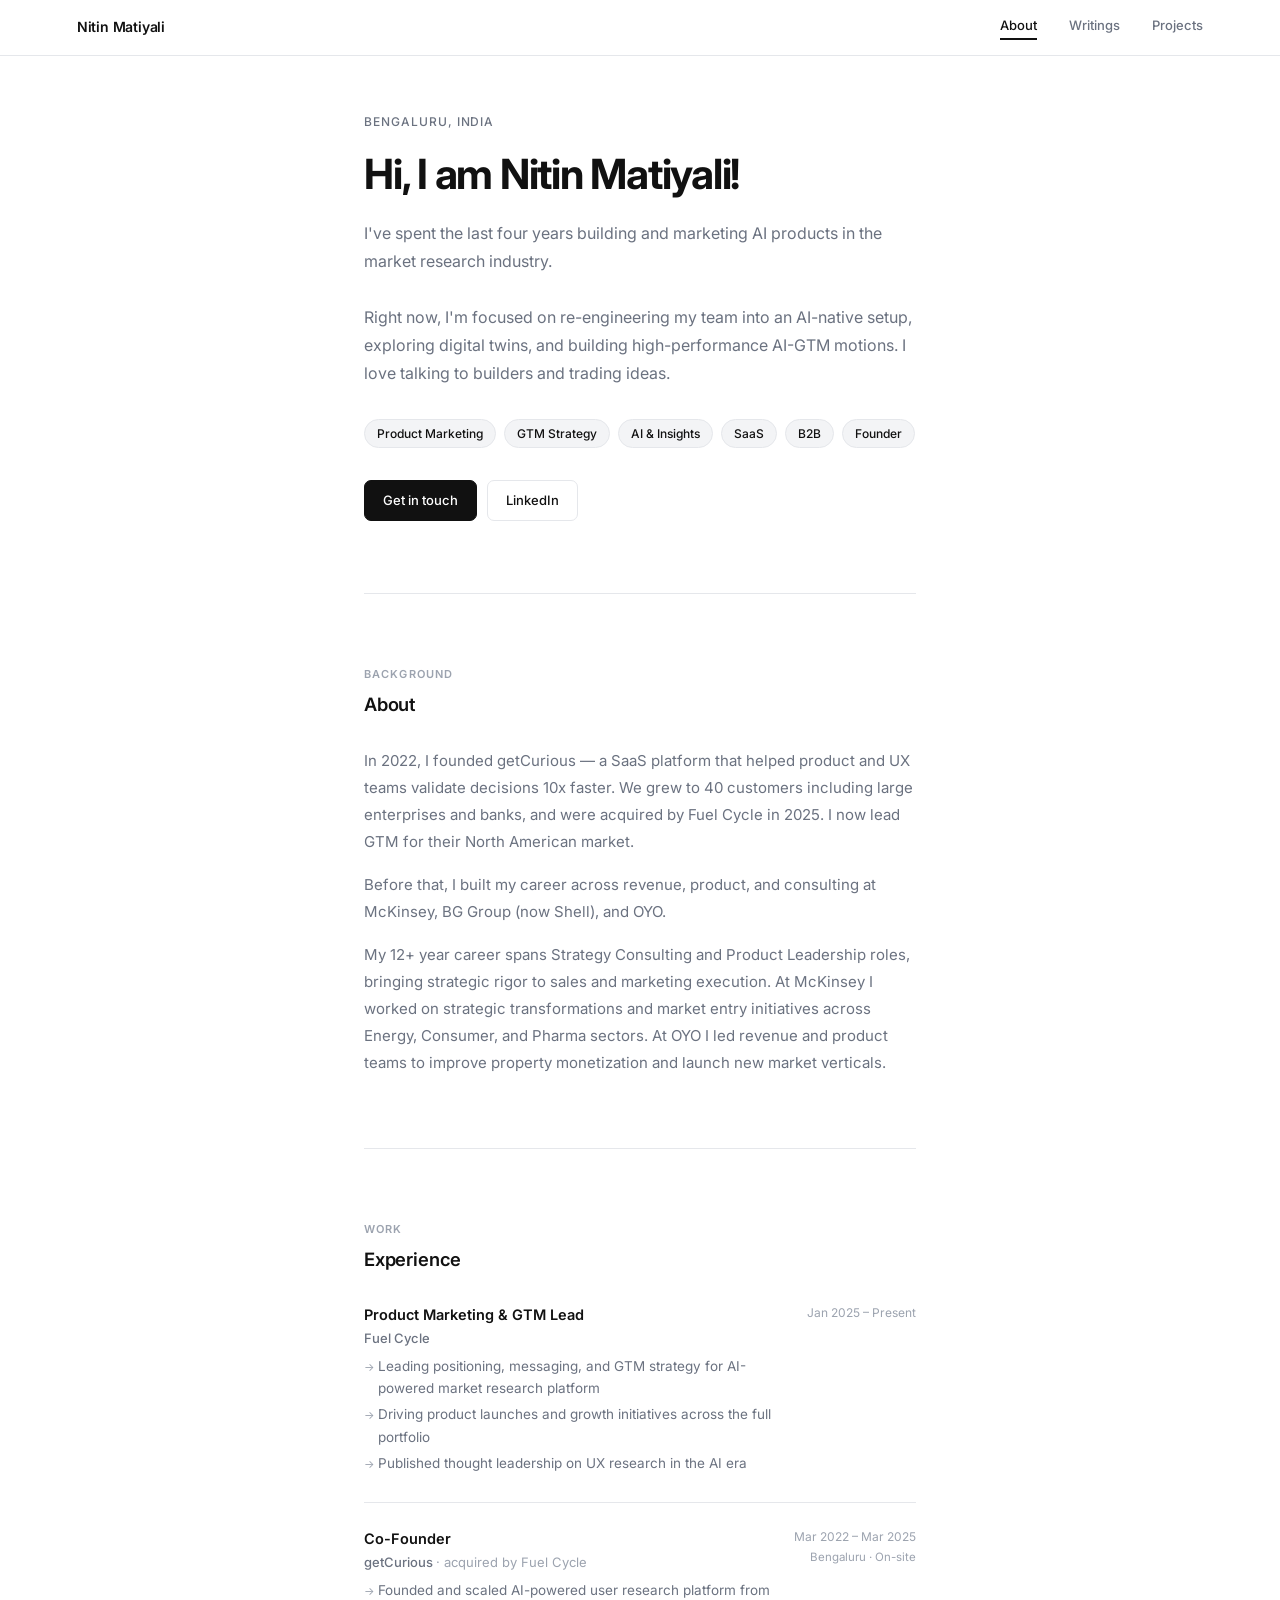
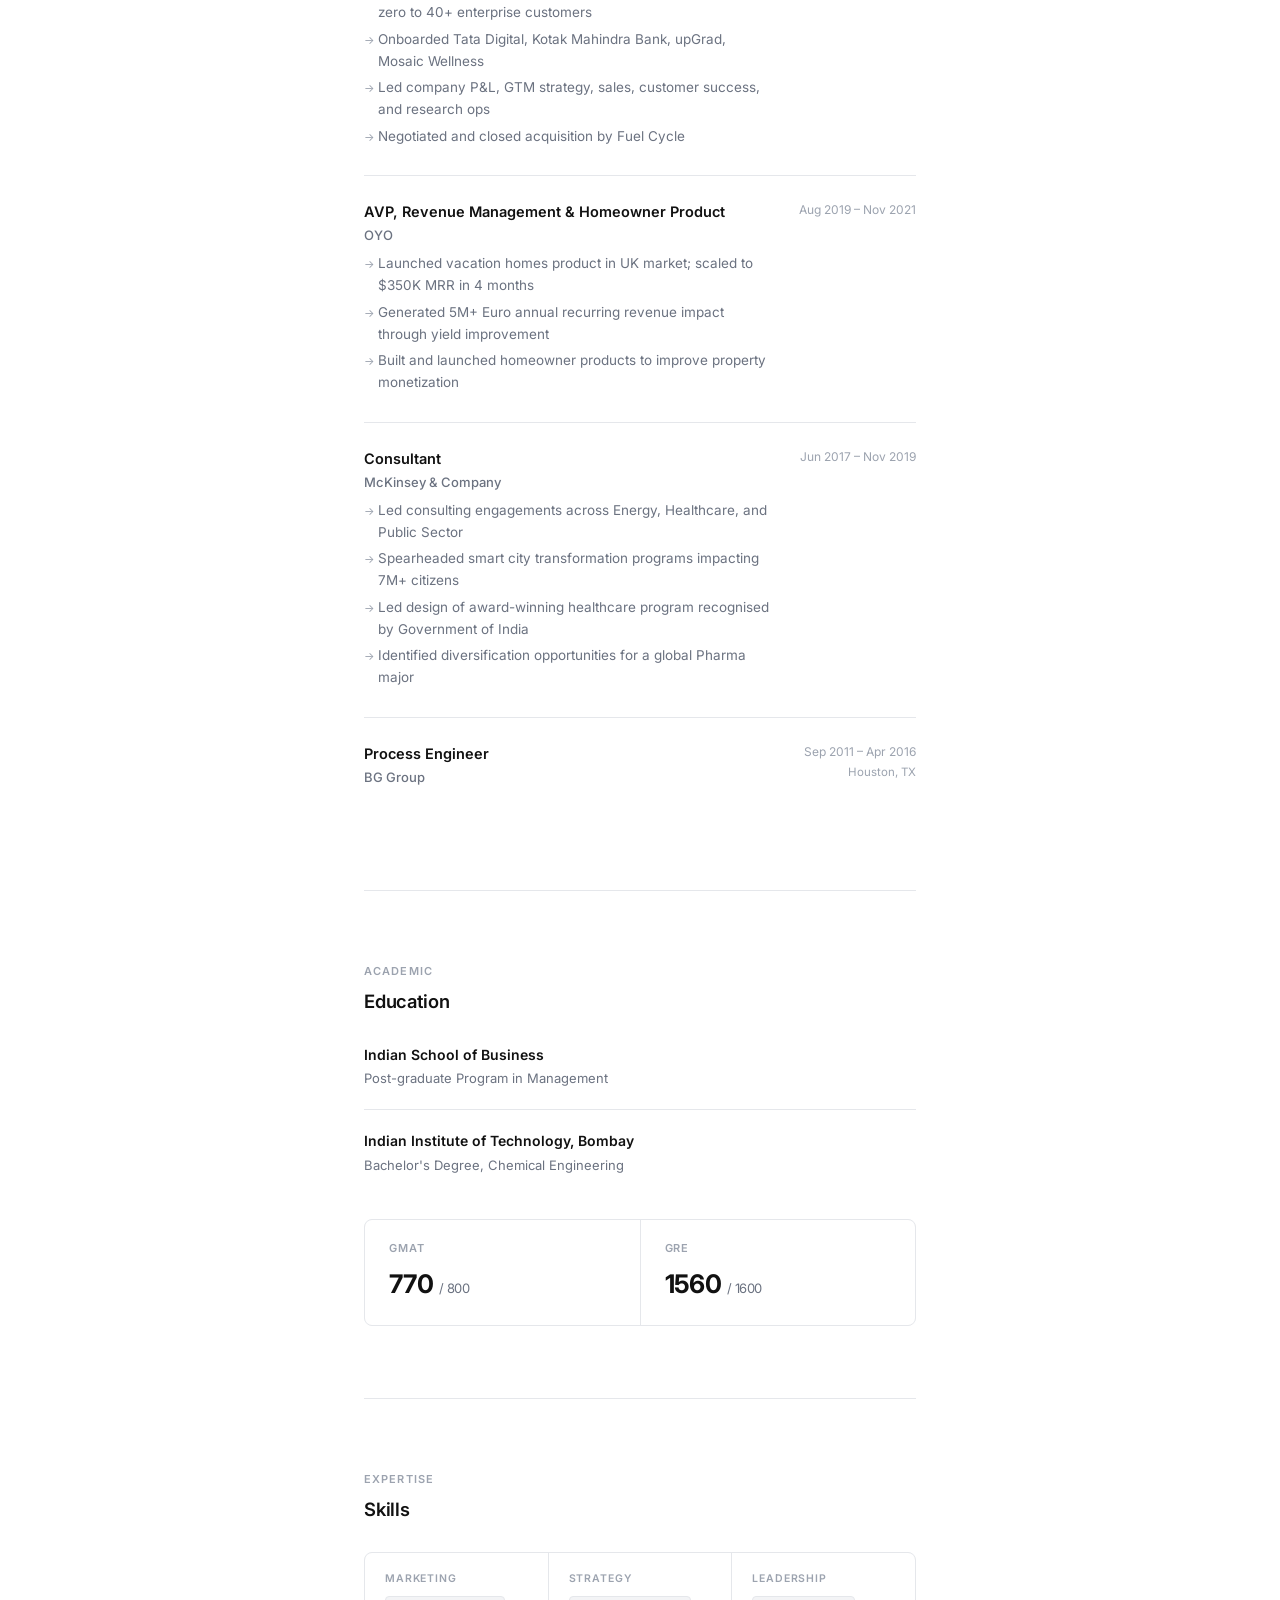
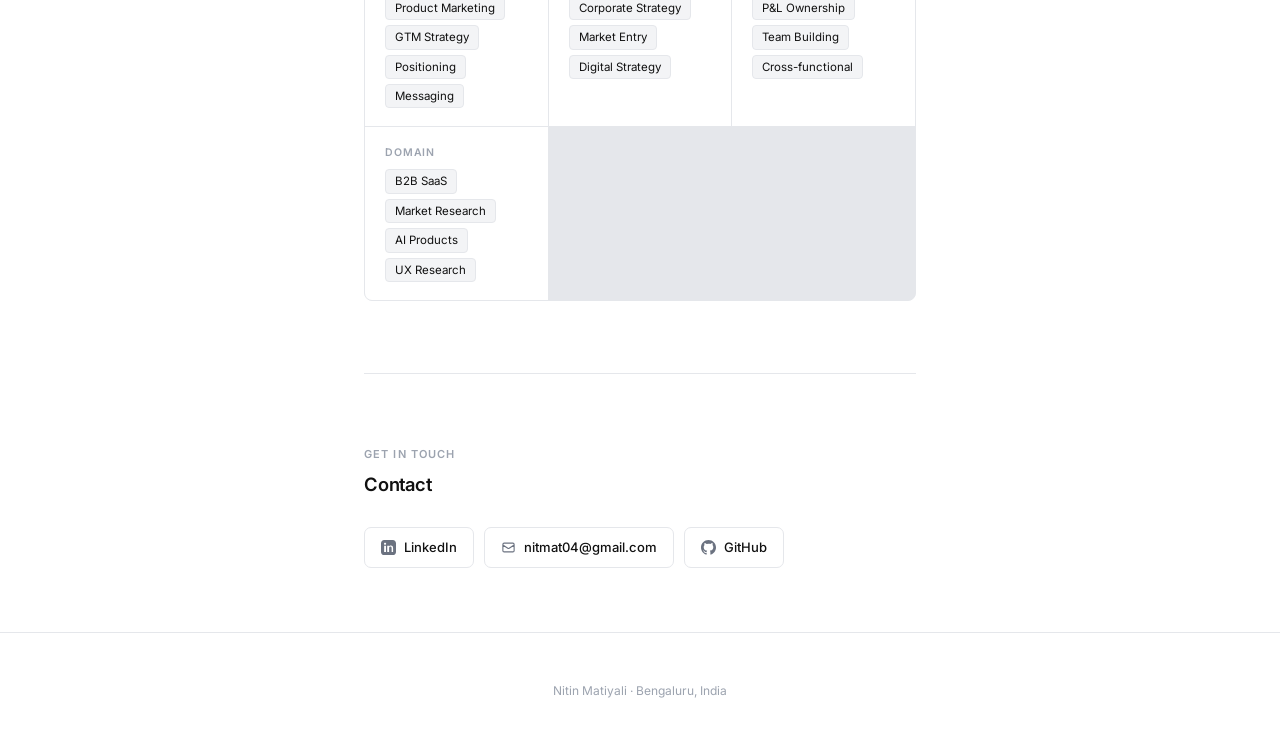
<file: index.html>
<!DOCTYPE html>
<html lang="en"><head>
  <meta charset="UTF-8">
  <meta name="viewport" content="width=device-width, initial-scale=1.0">
  <title>Nitin Matiyali — SaaS GTM Leader, 1x Founder, Ex-McKinsey</title>
  <meta name="description" content="Nitin Matiyali is a SaaS GTM leader and product marketing executive based in Bengaluru. Co-founder of getCurious (acquired by Fuel Cycle). Ex-McKinsey, ex-OYO. IIT Bombay &amp; ISB alumnus.">
  <meta name="author" content="Nitin Matiyali">
  <meta name="robots" content="index, follow">
  <link rel="canonical" href="https://nitinmatiyali.github.io">

  <!-- Open Graph -->
  <meta property="og:type" content="profile">
  <meta property="og:title" content="Nitin Matiyali — SaaS GTM Leader, 1x Founder, Ex-McKinsey">
  <meta property="og:description" content="Product marketing and GTM strategy executive with 12+ years across strategy consulting, product leadership, and company building. Co-founded getCurious (acquired by Fuel Cycle).">
  <meta property="og:url" content="https://nitinmatiyali.github.io">
  <meta property="og:site_name" content="Nitin Matiyali">
  <meta property="profile:first_name" content="Nitin">
  <meta property="profile:last_name" content="Matiyali">

  <!-- Twitter Card -->
  <meta name="twitter:card" content="summary">
  <meta name="twitter:title" content="Nitin Matiyali — SaaS GTM Leader, 1x Founder, Ex-McKinsey">
  <meta name="twitter:description" content="Product marketing and GTM strategy executive. Co-founder of getCurious (acquired by Fuel Cycle). Ex-McKinsey, ex-OYO. IIT Bombay &amp; ISB.">

  <!-- JSON-LD Structured Data -->
  <script type="application/ld+json">
  {
    "@context": "https://schema.org",
    "@type": "Person",
    "name": "Nitin Matiyali",
    "url": "https://nitinmatiyali.github.io",
    "sameAs": [
      "https://linkedin.com/in/nitinmatiyali",
      "https://github.com/nitinmatiyali"
    ],
    "jobTitle": "Product Marketing & GTM Strategy Lead",
    "worksFor": {
      "@type": "Organization",
      "name": "Fuel Cycle"
    },
    "alumniOf": [
      {
        "@type": "EducationalOrganization",
        "name": "Indian Institute of Technology, Bombay"
      },
      {
        "@type": "EducationalOrganization",
        "name": "Indian School of Business"
      }
    ],
    "knowsAbout": [
      "Product Marketing",
      "GTM Strategy",
      "SaaS",
      "Market Research",
      "AI Products",
      "UX Research",
      "Strategy Consulting",
      "B2B Marketing"
    ],
    "description": "SaaS GTM leader and product marketing executive with 12+ years spanning strategy consulting, product leadership, and company building. Co-founder of getCurious (acquired by Fuel Cycle). Ex-McKinsey, ex-OYO. IIT Bombay and ISB alumnus.",
    "address": {
      "@type": "PostalAddress",
      "addressLocality": "Bengaluru",
      "addressRegion": "Karnataka",
      "addressCountry": "IN"
    }
  }
  </script>

  <link rel="preconnect" href="https://fonts.googleapis.com">
  <link rel="preconnect" href="https://fonts.gstatic.com" crossorigin="">
  <link href="https://fonts.googleapis.com/css2?family=Inter:wght@300;400;500;600;700&amp;display=swap" rel="stylesheet">
  <style>
    *, *::before, *::after { box-sizing: border-box; margin: 0; padding: 0; }

    :root {
      --bg: #ffffff;
      --text: #111111;
      --muted: #6b7280;
      --subtle: #9ca3af;
      --border: #e5e7eb;
      --surface: #f9fafb;
      --accent: #111111;
      --tag-bg: #f3f4f6;
    }

    html { scroll-behavior: smooth; }

    body {
      background: var(--bg);
      color: var(--text);
      font-family: 'Inter', system-ui, sans-serif;
      font-size: 15px;
      line-height: 1.6;
      -webkit-font-smoothing: antialiased;
    }

    /* NAV */
    nav {
      position: fixed; top: 0; left: 0; right: 0;
      z-index: 100;
      display: flex; align-items: center; justify-content: space-between;
      padding: 0 max(2rem, 6vw);
      height: 56px;
      background: rgba(255,255,255,0.92);
      backdrop-filter: blur(12px);
      border-bottom: 1px solid var(--border);
    }
    .nav-logo { font-weight: 600; font-size: 14px; letter-spacing: -0.2px; }
    .nav-links { display: flex; gap: 2rem; }
    .nav-links a {
      color: var(--muted); text-decoration: none; font-size: 13px; font-weight: 500;
      transition: color 0.15s; padding-bottom: 2px;
    }
    .nav-links a:hover { color: var(--text); }
    .nav-links a.active {
      color: var(--text);
      border-bottom: 2px solid var(--text);
    }

    /* LAYOUT */
    main { max-width: 680px; margin: 0 auto; padding: 0 max(1.5rem, 5vw); }

    section { padding: 4.5rem 0 0; }
    #hero { padding-top: 7rem; }

    /* HERO */
    .hero-eyebrow {
      font-size: 12px; font-weight: 500; letter-spacing: 0.08em; text-transform: uppercase;
      color: var(--muted); margin-bottom: 1.25rem;
    }

    h1 {
      font-size: clamp(1.9rem, 4.5vw, 2.6rem);
      font-weight: 700;
      letter-spacing: -0.03em;
      line-height: 1.15;
      margin-bottom: 1.25rem;
      color: var(--text);
    }

    .hero-bio {
      font-size: 16px; color: var(--muted); line-height: 1.75;
      margin-bottom: 2rem; max-width: 560px;
    }

    .hero-tags { display: flex; flex-wrap: wrap; gap: 8px; margin-bottom: 2rem; }
    .pill {
      font-size: 12px; font-weight: 500;
      background: var(--tag-bg); color: var(--text);
      padding: 4px 12px; border-radius: 100px;
      border: 1px solid var(--border);
    }

    .hero-actions { display: flex; gap: 10px; flex-wrap: wrap; }
    .btn {
      display: inline-flex; align-items: center; gap: 7px;
      padding: 9px 18px; border-radius: 7px;
      font-size: 13px; font-weight: 500;
      text-decoration: none; transition: all 0.15s;
    }
    .btn-dark {
      background: var(--text); color: #fff; border: 1px solid var(--text);
    }
    .btn-dark:hover { background: #333; }
    .btn-light {
      background: #fff; color: var(--text);
      border: 1px solid var(--border);
    }
    .btn-light:hover { border-color: #aaa; }

    /* SECTIONS */
    .section-header { margin-bottom: 1.75rem; }
    .section-label {
      font-size: 11px; font-weight: 600; letter-spacing: 0.1em; text-transform: uppercase;
      color: var(--subtle); margin-bottom: 0.4rem;
    }
    h2 { font-size: 1.15rem; font-weight: 600; letter-spacing: -0.01em; color: var(--text); }

    hr { border: none; border-top: 1px solid var(--border); margin-top: 4.5rem; }

    /* ABOUT */
    .about-text {
      color: var(--muted); line-height: 1.8; font-size: 15px;
    }
    .about-text p + p { margin-top: 1rem; }

    /* EXPERIENCE */
    .exp-list { display: flex; flex-direction: column; }
    .exp-item {
      display: grid;
      grid-template-columns: 1fr auto;
      gap: 0.2rem 1.5rem;
      padding: 1.5rem 0;
      border-bottom: 1px solid var(--border);
    }
    .exp-item:first-child { padding-top: 0; }
    .exp-item:last-child { border-bottom: none; }

    .exp-left { grid-column: 1; }
    .exp-right { grid-column: 2; text-align: right; align-self: start; }

    .exp-role { font-weight: 600; font-size: 14.5px; margin-bottom: 2px; }
    .exp-company { font-size: 13px; color: var(--muted); font-weight: 500; margin-bottom: 6px; }
    .exp-period { font-size: 12px; color: var(--subtle); white-space: nowrap; }
    .exp-location { font-size: 11.5px; color: var(--subtle); margin-top: 2px; }

    .exp-bullets {
      list-style: none; padding: 0; margin: 0;
      color: var(--muted); font-size: 13.5px; line-height: 1.65;
    }
    .exp-bullets li {
      padding-left: 14px; position: relative; margin-bottom: 4px;
    }
    .exp-bullets li::before {
      content: '→'; position: absolute; left: 0;
      color: var(--subtle); font-size: 11px; top: 3px;
    }

    /* EDUCATION */
    .edu-list { display: flex; flex-direction: column; gap: 0; }
    .edu-item {
      display: flex; justify-content: space-between; align-items: flex-start;
      gap: 1rem; padding: 1.25rem 0;
      border-bottom: 1px solid var(--border);
    }
    .edu-item:first-child { padding-top: 0; }
    .edu-item:last-child { border-bottom: none; }
    .edu-school { font-weight: 600; font-size: 14px; margin-bottom: 2px; }
    .edu-degree { font-size: 13px; color: var(--muted); }
    .edu-period { font-size: 12px; color: var(--subtle); white-space: nowrap; text-align: right; }

    /* SKILLS */
    .skills-grid {
      display: grid; grid-template-columns: repeat(auto-fill, minmax(175px, 1fr));
      gap: 1px; background: var(--border);
      border: 1px solid var(--border); border-radius: 8px; overflow: hidden;
    }
    .skill-cell { background: var(--bg); padding: 1.1rem 1.25rem; }
    .skill-cell-label {
      font-size: 10.5px; text-transform: uppercase; letter-spacing: 0.08em;
      color: var(--subtle); margin-bottom: 8px; font-weight: 600;
    }
    .skill-tags { display: flex; flex-wrap: wrap; gap: 5px; }
    .tag {
      background: var(--tag-bg); color: var(--text);
      font-size: 11.5px; padding: 2px 9px; border-radius: 4px;
      border: 1px solid var(--border);
    }

    /* SCORES */
    .scores-row { display: flex; gap: 1px; background: var(--border); border: 1px solid var(--border); border-radius: 8px; overflow: hidden; }
    .score-cell {
      background: var(--bg); flex: 1; padding: 1.25rem 1.5rem;
    }
    .score-label { font-size: 11px; text-transform: uppercase; letter-spacing: 0.08em; color: var(--subtle); margin-bottom: 6px; font-weight: 600; }
    .score-value { font-size: 1.6rem; font-weight: 700; letter-spacing: -0.02em; }
    .score-max { font-size: 13px; color: var(--muted); font-weight: 400; }

    /* CONTACT */
    .contact-links { display: flex; gap: 10px; flex-wrap: wrap; }
    .contact-link {
      display: flex; align-items: center; gap: 8px;
      background: var(--bg); border: 1px solid var(--border); border-radius: 7px;
      padding: 9px 16px; text-decoration: none; color: var(--text);
      font-size: 13px; font-weight: 500; transition: border-color 0.15s;
    }
    .contact-link:hover { border-color: #999; }
    .contact-link svg { width: 15px; height: 15px; flex-shrink: 0; color: var(--muted); }

    /* FOOTER */
    footer {
      text-align: center; padding: 3rem 0 2.5rem;
      color: var(--subtle); font-size: 12px;
      margin-top: 4rem; border-top: 1px solid var(--border);
    }

    @media (max-width: 540px) {
      .exp-item { grid-template-columns: 1fr; }
      .exp-right { text-align: left; }
      nav { padding: 0 1rem; }
      nav .nav-logo { font-size: 13px; }
      nav .nav-links { gap: 1rem; }
      nav .nav-links a { font-size: 12px; }
      .scores-row { flex-direction: column; gap: 0; }
      .edu-item { flex-direction: column; }
    }
  </style>
</head>
<body>

<nav>
  <div class="nav-logo"><a href="/" style="text-decoration:none;color:inherit;">Nitin Matiyali</a></div>
  <div class="nav-links">
    <a href="/" class="nav-tab active">About</a>
    <a href="/writings.html" class="nav-tab">Writings</a>
    <a href="/projects/" class="nav-tab">Projects</a>
  </div>
</nav>

<main>

  <!-- HERO -->
  <section id="hero">
    <div class="hero-eyebrow">Bengaluru, India</div>
    <h1>Hi, I am Nitin Matiyali!</h1>
    <p class="hero-bio">I've spent the last four years building and marketing AI products in the market research industry.<br><br>Right now, I'm focused on re-engineering my team into an AI-native setup, exploring digital twins, and building high-performance AI-GTM motions. I love talking to builders and trading ideas.</p>
    <div class="hero-tags">
      <span class="pill">Product Marketing</span>
      <span class="pill">GTM Strategy</span>
      <span class="pill">AI &amp; Insights</span>
      <span class="pill">SaaS</span>
      <span class="pill">B2B</span>
      <span class="pill">Founder</span>
    </div>
    <div class="hero-actions">
      <a href="#contact" class="btn btn-dark">Get in touch</a>
      <a href="https://linkedin.com/in/nitinmatiyali" target="_blank" rel="noopener" class="btn btn-light">LinkedIn</a>
    </div>
  </section>

  <hr>

  <!-- ABOUT -->
  <section id="about">
    <div class="section-header">
      <div class="section-label">Background</div>
      <h2>About</h2>
    </div>
    <div class="about-text">
      <p>In 2022, I founded getCurious — a SaaS platform that helped product and UX teams validate decisions 10x faster. We grew to 40 customers including large enterprises and banks, and were acquired by Fuel Cycle in 2025. I now lead GTM for their North American market.</p>
      <p>Before that, I built my career across revenue, product, and consulting at McKinsey, BG Group (now Shell), and OYO.</p>
      <p>My 12+ year career spans Strategy Consulting and Product Leadership roles, bringing strategic rigor to sales and marketing execution. At McKinsey I worked on strategic transformations and market entry initiatives across Energy, Consumer, and Pharma sectors. At OYO I led revenue and product teams to improve property monetization and launch new market verticals.</p>
    </div>
  </section>

  <hr>

  <!-- EXPERIENCE -->
  <section id="experience">
    <div class="section-header">
      <div class="section-label">Work</div>
      <h2>Experience</h2>
    </div>
    <div class="exp-list">

      <div class="exp-item">
        <div class="exp-left">
          <div class="exp-role">Product Marketing &amp; GTM Lead</div>
          <div class="exp-company">Fuel Cycle</div>
          <ul class="exp-bullets">
            <li>Leading positioning, messaging, and GTM strategy for AI-powered market research platform</li>
            <li>Driving product launches and growth initiatives across the full portfolio</li>
            <li>Published thought leadership on UX research in the AI era</li>
          </ul>
        </div>
        <div class="exp-right">
          <div class="exp-period">Jan 2025 – Present</div>
        </div>
      </div>

      <div class="exp-item">
        <div class="exp-left">
          <div class="exp-role">Co-Founder</div>
          <div class="exp-company">getCurious <span style="font-weight:400;color:#9ca3af">· acquired by Fuel Cycle</span></div>
          <ul class="exp-bullets">
            <li>Founded and scaled AI-powered user research platform from zero to 40+ enterprise customers</li>
            <li>Onboarded Tata Digital, Kotak Mahindra Bank, upGrad, Mosaic Wellness</li>
            <li>Led company P&amp;L, GTM strategy, sales, customer success, and research ops</li>
            <li>Negotiated and closed acquisition by Fuel Cycle</li>
          </ul>
        </div>
        <div class="exp-right">
          <div class="exp-period">Mar 2022 – Mar 2025</div>
          <div class="exp-location">Bengaluru · On-site</div>
        </div>
      </div>

      <div class="exp-item">
        <div class="exp-left">
          <div class="exp-role">AVP, Revenue Management &amp; Homeowner Product</div>
          <div class="exp-company">OYO</div>
          <ul class="exp-bullets">
            <li>Launched vacation homes product in UK market; scaled to $350K MRR in 4 months</li>
            <li>Generated 5M+ Euro annual recurring revenue impact through yield improvement</li>
            <li>Built and launched homeowner products to improve property monetization</li>
          </ul>
        </div>
        <div class="exp-right">
          <div class="exp-period">Aug 2019 – Nov 2021</div>
        </div>
      </div>

      <div class="exp-item">
        <div class="exp-left">
          <div class="exp-role">Consultant</div>
          <div class="exp-company">McKinsey &amp; Company</div>
          <ul class="exp-bullets">
            <li>Led consulting engagements across Energy, Healthcare, and Public Sector</li>
            <li>Spearheaded smart city transformation programs impacting 7M+ citizens</li>
            <li>Led design of award-winning healthcare program recognised by Government of India</li>
            <li>Identified diversification opportunities for a global Pharma major</li>
          </ul>
        </div>
        <div class="exp-right">
          <div class="exp-period">Jun 2017 – Nov 2019</div>
        </div>
      </div>

      <div class="exp-item">
        <div class="exp-left">
          <div class="exp-role">Process Engineer</div>
          <div class="exp-company">BG Group</div>
        </div>
        <div class="exp-right">
          <div class="exp-period">Sep 2011 – Apr 2016</div>
          <div class="exp-location">Houston, TX</div>
        </div>
      </div>

    </div>
  </section>

  <hr>

  <!-- EDUCATION -->
  <section id="education">
    <div class="section-header">
      <div class="section-label">Academic</div>
      <h2>Education</h2>
    </div>
    <div class="edu-list">
      <div class="edu-item">
        <div>
          <div class="edu-school">Indian School of Business</div>
          <div class="edu-degree">Post-graduate Program in Management</div>
        </div>
      </div>
      <div class="edu-item">
        <div>
          <div class="edu-school">Indian Institute of Technology, Bombay</div>
          <div class="edu-degree">Bachelor's Degree, Chemical Engineering</div>
        </div>
      </div>
    </div>

    <div style="margin-top: 1.5rem;">
      <div class="scores-row">
        <div class="score-cell">
          <div class="score-label">GMAT</div>
          <div class="score-value">770 <span class="score-max">/ 800</span></div>
        </div>
        <div class="score-cell">
          <div class="score-label">GRE</div>
          <div class="score-value">1560 <span class="score-max">/ 1600</span></div>
        </div>
      </div>
    </div>
  </section>

  <hr>

  <!-- SKILLS -->
  <section id="skills">
    <div class="section-header">
      <div class="section-label">Expertise</div>
      <h2>Skills</h2>
    </div>
    <div class="skills-grid">
      <div class="skill-cell">
        <div class="skill-cell-label">Marketing</div>
        <div class="skill-tags">
          <span class="tag">Product Marketing</span>
          <span class="tag">GTM Strategy</span>
          <span class="tag">Positioning</span>
          <span class="tag">Messaging</span>
        </div>
      </div>
      <div class="skill-cell">
        <div class="skill-cell-label">Strategy</div>
        <div class="skill-tags">
          <span class="tag">Corporate Strategy</span>
          <span class="tag">Market Entry</span>
          <span class="tag">Digital Strategy</span>
        </div>
      </div>
      <div class="skill-cell">
        <div class="skill-cell-label">Leadership</div>
        <div class="skill-tags">
          <span class="tag">P&amp;L Ownership</span>
          <span class="tag">Team Building</span>
          <span class="tag">Cross-functional</span>
        </div>
      </div>
      <div class="skill-cell">
        <div class="skill-cell-label">Domain</div>
        <div class="skill-tags">
          <span class="tag">B2B SaaS</span>
          <span class="tag">Market Research</span>
          <span class="tag">AI Products</span>
          <span class="tag">UX Research</span>
        </div>
      </div>
    </div>
  </section>

  <hr>

  <!-- CONTACT -->
  <section id="contact">
    <div class="section-header">
      <div class="section-label">Get in touch</div>
      <h2>Contact</h2>
    </div>
    <div class="contact-links">
      <a href="https://linkedin.com/in/nitinmatiyali" target="_blank" rel="noopener" class="contact-link">
        <svg fill="currentColor" viewBox="0 0 24 24"><path d="M19 0h-14c-2.761 0-5 2.239-5 5v14c0 2.761 2.239 5 5 5h14c2.762 0 5-2.239 5-5v-14c0-2.761-2.238-5-5-5zm-11 19h-3v-10h3v10zm-1.5-11.268c-.966 0-1.75-.784-1.75-1.75s.784-1.75 1.75-1.75 1.75.784 1.75 1.75-.784 1.75-1.75 1.75zm13.5 11.268h-3v-5.604c0-1.337-.026-3.059-1.865-3.059-1.867 0-2.152 1.459-2.152 2.964v5.699h-3v-10h2.881v1.367h.041c.401-.761 1.381-1.563 2.844-1.563 3.042 0 3.604 2.003 3.604 4.606v5.59z"></path></svg>
        LinkedIn
      </a>
      <a href="mailto:nitmat04@gmail.com" class="contact-link">
        <svg fill="none" stroke="currentColor" stroke-width="1.75" viewBox="0 0 24 24"><path stroke-linecap="round" stroke-linejoin="round" d="M3 8l7.89 5.26a2 2 0 002.22 0L21 8M5 19h14a2 2 0 002-2V7a2 2 0 00-2-2H5a2 2 0 00-2 2v10a2 2 0 002 2z"></path></svg>
        nitmat04@gmail.com
      </a>
      <a href="https://github.com/nitinmatiyali" target="_blank" rel="noopener" class="contact-link">
        <svg fill="currentColor" viewBox="0 0 24 24"><path d="M12 0C5.37 0 0 5.373 0 12c0 5.303 3.438 9.8 8.205 11.387.6.113.82-.258.82-.577v-2.234c-3.338.726-4.033-1.416-4.033-1.416-.546-1.387-1.333-1.756-1.333-1.756-1.089-.745.083-.729.083-.729 1.205.084 1.839 1.237 1.839 1.237 1.07 1.834 2.807 1.304 3.492.997.107-.775.418-1.305.762-1.604-2.665-.305-5.467-1.334-5.467-5.931 0-1.311.469-2.381 1.236-3.221-.124-.303-.535-1.524.117-3.176 0 0 1.008-.322 3.301 1.23A11.509 11.509 0 0112 5.803c1.02.005 2.047.138 3.006.404 2.291-1.552 3.297-1.23 3.297-1.23.653 1.653.242 2.874.118 3.176.77.84 1.235 1.911 1.235 3.221 0 4.609-2.807 5.624-5.479 5.921.43.372.823 1.102.823 2.222v3.293c0 .319.192.694.801.576C20.566 21.797 24 17.3 24 12c0-6.627-5.373-12-12-12z"></path></svg>
        GitHub
      </a>
    </div>
  </section>

</main>

<footer>
  Nitin Matiyali · Bengaluru, India
</footer>



</body></html>
</file>
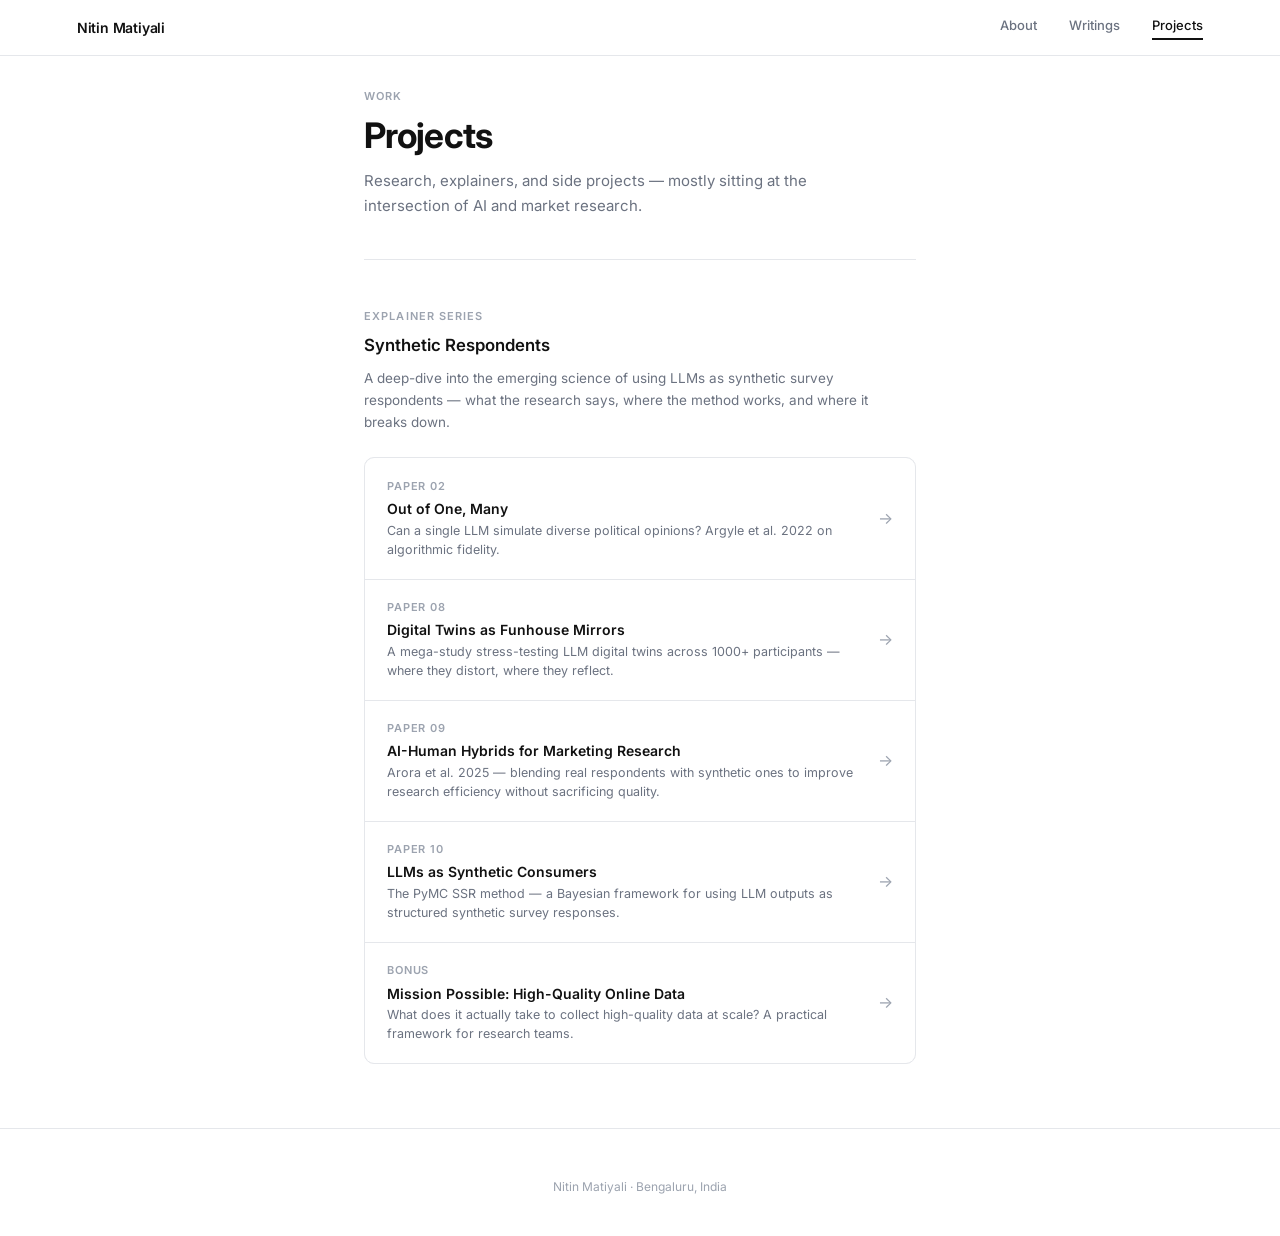
<file: projects/index.html>
<!DOCTYPE html>
<html lang="en">
<head>
  <meta charset="UTF-8" />
  <meta name="viewport" content="width=device-width, initial-scale=1.0" />
  <title>Projects — Nitin Matiyali</title>
  <meta name="description" content="Projects and research explainers by Nitin Matiyali — including the Synthetic Respondents explainer series on AI-powered market research." />
  <link rel="canonical" href="https://nitinmatiyali.github.io/projects/" />
  <link rel="preconnect" href="https://fonts.googleapis.com" />
  <link rel="preconnect" href="https://fonts.gstatic.com" crossorigin />
  <link href="https://fonts.googleapis.com/css2?family=Inter:wght@300;400;500;600;700&display=swap" rel="stylesheet" />
  <link rel="stylesheet" href="/shared.css" />
  <style>
    .project-group { margin-bottom: 3.5rem; }
    .group-label {
      font-size: 11px; font-weight: 600; letter-spacing: 0.1em; text-transform: uppercase;
      color: var(--subtle); margin-bottom: 0.4rem;
    }
    .group-title { font-size: 1.05rem; font-weight: 600; margin-bottom: 0.5rem; }
    .group-desc { font-size: 13.5px; color: var(--muted); margin-bottom: 1.5rem; line-height: 1.65; max-width: 520px; }

    .card-grid { display: flex; flex-direction: column; gap: 1px; background: var(--border); border: 1px solid var(--border); border-radius: 10px; overflow: hidden; }

    .card {
      background: var(--bg);
      display: flex; justify-content: space-between; align-items: center;
      gap: 1rem; padding: 1.2rem 1.4rem;
      text-decoration: none; color: inherit;
      transition: background 0.15s;
    }
    .card:hover { background: var(--surface); }

    .card-left { flex: 1; min-width: 0; }
    .card-num { font-size: 11px; font-weight: 600; color: var(--subtle); text-transform: uppercase; letter-spacing: 0.07em; margin-bottom: 4px; }
    .card-title { font-size: 14px; font-weight: 600; line-height: 1.4; margin-bottom: 3px; }
    .card-desc { font-size: 12.5px; color: var(--muted); line-height: 1.5; }

    .card-arrow {
      font-size: 16px; color: var(--subtle); flex-shrink: 0;
      transition: transform 0.15s, color 0.15s;
    }
    .card:hover .card-arrow { transform: translateX(3px); color: var(--text); }
  </style>
</head>
<body>

<nav>
  <div class="nav-logo"><a href="/">Nitin Matiyali</a></div>
  <div class="nav-links">
    <a href="/">About</a>
    <a href="/writings.html">Writings</a>
    <a href="/projects/" class="active">Projects</a>
  </div>
</nav>

<main>
  <div class="page-header">
    <div class="page-eyebrow">Work</div>
    <div class="page-title">Projects</div>
    <p class="page-desc">Research, explainers, and side projects — mostly sitting at the intersection of AI and market research.</p>
  </div>

  <!-- SYNTHETIC RESPONDENTS -->
  <div class="project-group">
    <div class="group-label">Explainer Series</div>
    <div class="group-title">Synthetic Respondents</div>
    <p class="group-desc">A deep-dive into the emerging science of using LLMs as synthetic survey respondents — what the research says, where the method works, and where it breaks down.</p>

    <div class="card-grid">

      <a href="/projects/synthetic-respondents/out-of-one-many/" class="card">
        <div class="card-left">
          <div class="card-num">Paper 02</div>
          <div class="card-title">Out of One, Many</div>
          <div class="card-desc">Can a single LLM simulate diverse political opinions? Argyle et al. 2022 on algorithmic fidelity.</div>
        </div>
        <div class="card-arrow">→</div>
      </a>

      <a href="/projects/synthetic-respondents/digital-twins-funhouse-mirrors/" class="card">
        <div class="card-left">
          <div class="card-num">Paper 08</div>
          <div class="card-title">Digital Twins as Funhouse Mirrors</div>
          <div class="card-desc">A mega-study stress-testing LLM digital twins across 1000+ participants — where they distort, where they reflect.</div>
        </div>
        <div class="card-arrow">→</div>
      </a>

      <a href="/projects/synthetic-respondents/ai-human-hybrids/" class="card">
        <div class="card-left">
          <div class="card-num">Paper 09</div>
          <div class="card-title">AI-Human Hybrids for Marketing Research</div>
          <div class="card-desc">Arora et al. 2025 — blending real respondents with synthetic ones to improve research efficiency without sacrificing quality.</div>
        </div>
        <div class="card-arrow">→</div>
      </a>

      <a href="/projects/synthetic-respondents/pymc-ssr-method/" class="card">
        <div class="card-left">
          <div class="card-num">Paper 10</div>
          <div class="card-title">LLMs as Synthetic Consumers</div>
          <div class="card-desc">The PyMC SSR method — a Bayesian framework for using LLM outputs as structured synthetic survey responses.</div>
        </div>
        <div class="card-arrow">→</div>
      </a>

      <a href="/projects/synthetic-respondents/mission-quality/" class="card">
        <div class="card-left">
          <div class="card-num">Bonus</div>
          <div class="card-title">Mission Possible: High-Quality Online Data</div>
          <div class="card-desc">What does it actually take to collect high-quality data at scale? A practical framework for research teams.</div>
        </div>
        <div class="card-arrow">→</div>
      </a>

    </div>
  </div>

</main>

<footer>Nitin Matiyali · Bengaluru, India</footer>

</body>
</html>
</file>
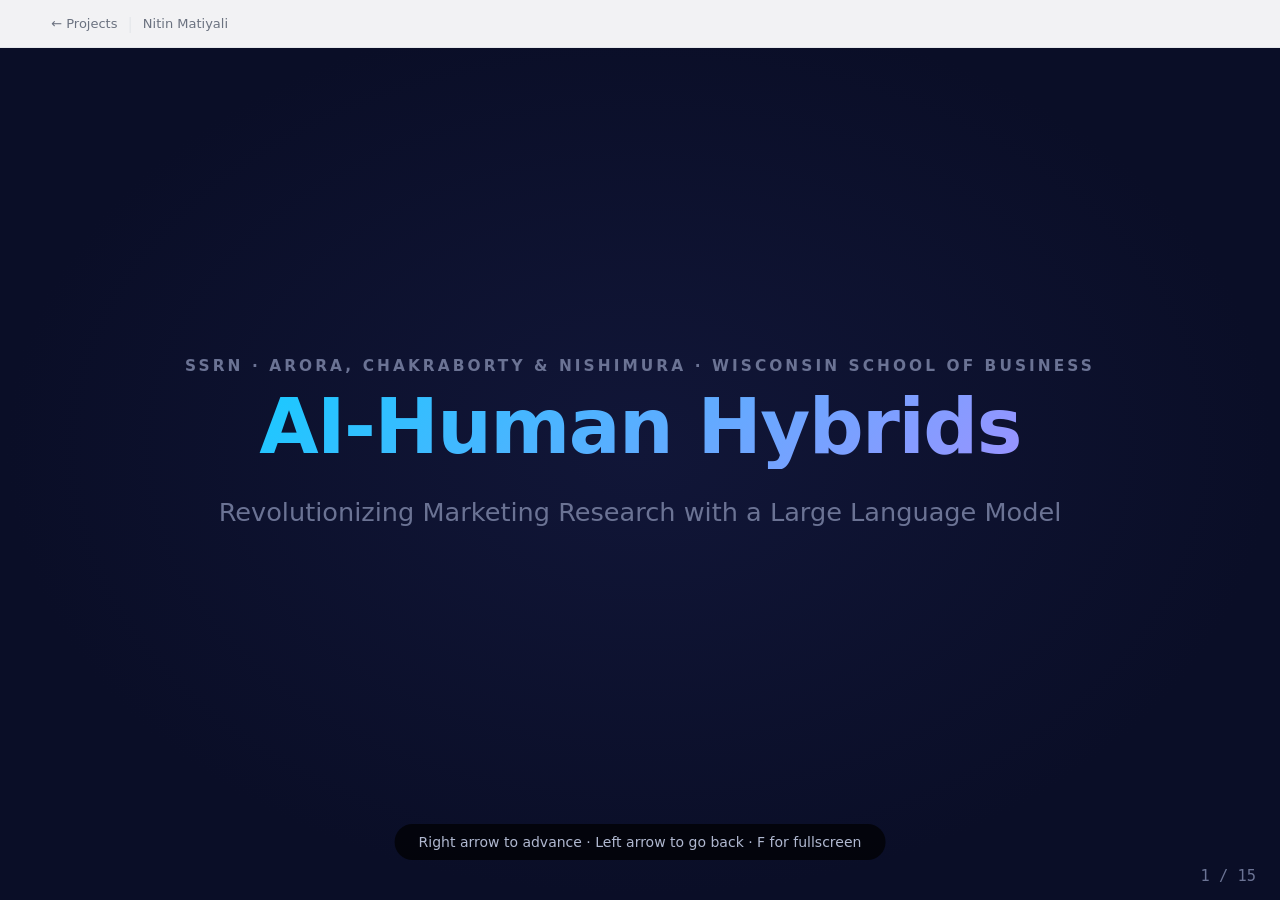
<file: projects/synthetic-respondents/ai-human-hybrids/index.html>
<!DOCTYPE html>
<html lang="en">
<head>
  <meta charset="UTF-8">
  <meta name="viewport" content="width=device-width, initial-scale=1.0">
  <title>AI-Human Hybrids for Marketing Research — Arora et al. 2025</title>
  <link rel="stylesheet" href="css/presentation.css">
  <style>
    .slide-content, .slide-text {
      overflow: hidden;
      max-height: 100%;
    }
    .slide.layout-center .slide-content {
      max-height: calc(100vh - var(--slide-padding) * 2);
      overflow: hidden;
    }
  </style>
</head>
<body>
<div style="position:fixed;top:0;left:0;right:0;z-index:1000;background:rgba(255,255,255,0.95);backdrop-filter:blur(10px);border-bottom:1px solid #e5e7eb;height:48px;display:flex;align-items:center;padding:0 max(1.5rem,4vw);font-family:Inter,system-ui,sans-serif;gap:0;"><a href="/projects/" style="font-size:13px;font-weight:500;color:#6b7280;text-decoration:none;display:flex;align-items:center;gap:6px;">&#8592; Projects</a><span style="color:#e5e7eb;margin:0 10px;">|</span><a href="/" style="font-size:13px;font-weight:500;color:#6b7280;text-decoration:none;">Nitin Matiyali</a></div>
<div class="presentation">

  <!-- ══════════════════════════════════════════════════════════ -->
  <!-- SLIDE 1: TITLE -->
  <!-- ══════════════════════════════════════════════════════════ -->
  <section class="slide title-slide layout-center active" id="slide-1">
    <div class="slide-content">
      <p class="label" style="letter-spacing:0.2em;">SSRN · Arora, Chakraborty &amp; Nishimura · Wisconsin School of Business</p>
      <h1>AI-Human Hybrids</h1>
      <p class="subtitle">Revolutionizing Marketing Research with a Large Language Model</p>
    </div>
  </section>

  <!-- ══════════════════════════════════════════════════════════ -->
  <!-- SLIDE 2: THE PROBLEM -->
  <!-- ══════════════════════════════════════════════════════════ -->
  <section class="slide layout-center" id="slide-2">
    <div class="slide-content">
      <p class="label">The Stakes</p>
      <h2>Marketing research is expensive, slow, and increasingly hard to run</h2>
      <div class="anim-step">
        <div class="card-row">
          <div class="card">
            <p class="label">The scale</p>
            <p>Companies spend billions annually on consumer panels — qual IDIs, quant surveys — before any product launches.</p>
          </div>
          <div class="card">
            <p class="label">The quality problem</p>
            <p>Human panels suffer from acquiescence bias, positivity bias, and satisficing. Even expensive studies are unreliable.</p>
          </div>
          <div class="card">
            <p class="label">The access problem</p>
            <p>Hard-to-reach respondents — executives, niche B2B buyers — are slow and very expensive to recruit.</p>
          </div>
        </div>
      </div>
      <div class="anim-step">
        <div class="key-insight">
          <p>The question: can LLMs assist at multiple stages of the marketing research process — and how well?</p>
        </div>
      </div>
    </div>
  </section>

  <!-- ══════════════════════════════════════════════════════════ -->
  <!-- SLIDE 3: THE FRAMEWORK -->
  <!-- ══════════════════════════════════════════════════════════ -->
  <section class="slide layout-split" id="slide-3">
    <div class="slide-text">
      <p class="label">The Framework (Table 1)</p>
      <h2>LLMs can assist at every stage — not just data collection</h2>
      <p>The paper maps LLM roles across the full research process.</p>
      <div class="anim-step">
        <div class="highlight-box">
          <p><strong>Study Design:</strong> Generate discussion guides, draft survey questionnaires, create A/B concepts.</p>
        </div>
      </div>
      <div class="anim-step">
        <div class="highlight-box orange">
          <p><strong>Sample Selection:</strong> Identify respondent characteristics. Generate synthetic personas.</p>
        </div>
      </div>
      <div class="anim-step">
        <div class="highlight-box purple">
          <p><strong>Data Collection:</strong> Synthetic respondents for IDIs and surveys.</p>
        </div>
      </div>
      <div class="anim-step">
        <div class="highlight-box green">
          <p><strong>Data Analysis:</strong> Theme extraction, summarization, statistical visualization.</p>
        </div>
      </div>
      <div class="anim-step">
        <div class="key-insight">
          <p>The human supervisor remains essential throughout — especially for problem definition and final judgment.</p>
        </div>
      </div>
    </div>
    <div class="slide-visual">
      <div class="diagram-container">
        <svg viewBox="0 0 500 420">
          <defs>
            <marker id="arr-fw" markerWidth="10" markerHeight="7" refX="10" refY="3.5" orient="auto">
              <polygon points="0 0, 10 3.5, 0 7" fill="#00d4ff"/>
            </marker>
          </defs>

          <!-- Research stages -->
          <rect x="150" y="20" width="200" height="44" rx="8" fill="#161b40" stroke="#ff6b35" stroke-width="2"/>
          <text x="250" y="40" text-anchor="middle" fill="#ff6b35" font-size="13" font-family="Inter, sans-serif" font-weight="600">Problem Definition</text>
          <text x="250" y="56" text-anchor="middle" fill="#6b7394" font-size="11" font-family="Inter, sans-serif">Human only</text>

          <rect x="150" y="90" width="200" height="44" rx="8" fill="#161b40" stroke="#00d4ff" stroke-width="1.5"/>
          <text x="250" y="110" text-anchor="middle" fill="#00d4ff" font-size="13" font-family="Inter, sans-serif" font-weight="600">Study Design</text>
          <text x="250" y="126" text-anchor="middle" fill="#b0b8d0" font-size="11" font-family="Inter, sans-serif">LLM assists</text>

          <rect x="150" y="160" width="200" height="44" rx="8" fill="#161b40" stroke="#00d4ff" stroke-width="1.5"/>
          <text x="250" y="180" text-anchor="middle" fill="#00d4ff" font-size="13" font-family="Inter, sans-serif" font-weight="600">Sample Selection</text>
          <text x="250" y="196" text-anchor="middle" fill="#b0b8d0" font-size="11" font-family="Inter, sans-serif">LLM suggests + generates personas</text>

          <rect x="150" y="230" width="200" height="44" rx="8" fill="#161b40" stroke="#b388ff" stroke-width="2"/>
          <text x="250" y="250" text-anchor="middle" fill="#b388ff" font-size="13" font-family="Inter, sans-serif" font-weight="600">Data Collection</text>
          <text x="250" y="266" text-anchor="middle" fill="#b0b8d0" font-size="11" font-family="Inter, sans-serif">Synthetic respondents ← tested here</text>

          <rect x="150" y="300" width="200" height="44" rx="8" fill="#161b40" stroke="#b388ff" stroke-width="2"/>
          <text x="250" y="320" text-anchor="middle" fill="#b388ff" font-size="13" font-family="Inter, sans-serif" font-weight="600">Data Analysis</text>
          <text x="250" y="336" text-anchor="middle" fill="#b0b8d0" font-size="11" font-family="Inter, sans-serif">Themes, summaries ← tested here</text>

          <rect x="150" y="370" width="200" height="40" rx="8" fill="#161b40" stroke="#ff6b35" stroke-width="2"/>
          <text x="250" y="388" text-anchor="middle" fill="#ff6b35" font-size="13" font-family="Inter, sans-serif" font-weight="600">Insights Delivery</text>
          <text x="250" y="404" text-anchor="middle" fill="#6b7394" font-size="11" font-family="Inter, sans-serif">Human-led</text>

          <!-- Arrows -->
          <line x1="250" y1="64" x2="250" y2="85" stroke="#00d4ff" stroke-width="1.5" marker-end="url(#arr-fw)"/>
          <line x1="250" y1="134" x2="250" y2="155" stroke="#00d4ff" stroke-width="1.5" marker-end="url(#arr-fw)"/>
          <line x1="250" y1="204" x2="250" y2="225" stroke="#00d4ff" stroke-width="1.5" marker-end="url(#arr-fw)"/>
          <line x1="250" y1="274" x2="250" y2="295" stroke="#00d4ff" stroke-width="1.5" marker-end="url(#arr-fw)"/>
          <line x1="250" y1="344" x2="250" y2="365" stroke="#00d4ff" stroke-width="1.5" marker-end="url(#arr-fw)"/>
        </svg>
      </div>
    </div>
  </section>

  <!-- ══════════════════════════════════════════════════════════ -->
  <!-- SLIDE 4: THE STUDIES -->
  <!-- ══════════════════════════════════════════════════════════ -->
  <section class="slide layout-center" id="slide-4">
    <div class="slide-content">
      <p class="label">The Empirical Design</p>
      <h2>Two real studies from a Fortune 500 food company — replicated with GPT-4</h2>
      <div class="anim-step">
        <div class="card-row">
          <div class="card">
            <p class="label" style="color:var(--accent-orange)">Study 1 · Qualitative</p>
            <p>Friendsgiving messaging research. Originally conducted in 2019.</p>
            <p style="color:var(--text-dim); font-size:clamp(11px,1.2vw,16px);">In-depth interviews (IDIs). Multiple LLM hybrid conditions tested against human-only benchmark.</p>
          </div>
          <div class="card">
            <p class="label" style="color:var(--accent-purple)">Study 2 · Quantitative</p>
            <p>Refrigerated dog food concept test. n=605 real respondents (2019).</p>
            <p style="color:var(--text-dim); font-size:clamp(11px,1.2vw,16px);">Likert-scale survey. Three synthetic conditions (zero-shot, few-shot, RAG) vs. human benchmark.</p>
          </div>
        </div>
      </div>
      <div class="anim-step">
        <div class="key-insight">
          <p>The original human studies serve as ground truth. The LLM is benchmarked against them directly.</p>
        </div>
      </div>
    </div>
  </section>

  <!-- ══════════════════════════════════════════════════════════ -->
  <!-- SLIDE 5: ACT 1 TRANSITION -->
  <!-- ══════════════════════════════════════════════════════════ -->
  <section class="slide section-transition layout-center" id="slide-5">
    <div class="slide-content">
      <p class="label">Part 1 of 2</p>
      <h2 class="gradient-text">Qualitative Research</h2>
      <p>Study 1: Where in the IDI process can LLMs add value — and how much?</p>
    </div>
  </section>

  <!-- ══════════════════════════════════════════════════════════ -->
  <!-- SLIDE 6: FOUR HYBRID CONDITIONS -->
  <!-- ══════════════════════════════════════════════════════════ -->
  <section class="slide layout-split" id="slide-6">
    <div class="slide-text">
      <p class="label">Study 1 · Design (Table 4)</p>
      <h2>Not one hybrid — four. Each assigns a different task to the LLM.</h2>
      <p>The discussion guide is always human-led. Everything else can vary.</p>
      <div class="anim-step">
        <div class="highlight-box">
          <p><strong>LLM Hybrid 1 — Synthetic Respondents:</strong> Mirror original human profiles exactly. LLM plays the respondent.</p>
        </div>
      </div>
      <div class="anim-step">
        <div class="highlight-box orange">
          <p><strong>LLM Hybrid 2 — Recruitment:</strong> LLM also selects who to interview. Generates novel personas beyond original demographics.</p>
        </div>
      </div>
      <div class="anim-step">
        <div class="highlight-box purple">
          <p><strong>LLM Hybrid 3 — Moderation:</strong> LLM acts as respondent AND moderator. Scores each answer; probes when score &lt;80/100.</p>
        </div>
      </div>
      <div class="anim-step">
        <div class="highlight-box green">
          <p><strong>LLM Hybrid 4 — Moderation + Recruitment:</strong> Full LLM control of everything except the discussion guide.</p>
        </div>
      </div>
    </div>
    <div class="slide-visual">
      <div class="diagram-container">
        <svg viewBox="0 0 500 420">
          <!-- Table header -->
          <rect x="10" y="15" width="480" height="32" rx="4" fill="#1a1f4a"/>
          <text x="90" y="36" text-anchor="middle" fill="#6b7394" font-size="11" font-family="Inter, sans-serif">Guide</text>
          <text x="200" y="36" text-anchor="middle" fill="#6b7394" font-size="11" font-family="Inter, sans-serif">Recruitment</text>
          <text x="310" y="36" text-anchor="middle" fill="#6b7394" font-size="11" font-family="Inter, sans-serif">Respondents</text>
          <text x="430" y="36" text-anchor="middle" fill="#6b7394" font-size="11" font-family="Inter, sans-serif">Moderation</text>

          <!-- Row: All Human -->
          <rect x="10" y="55" width="480" height="44" rx="4" fill="#161b40"/>
          <text x="90" y="72" text-anchor="middle" fill="#ff6b35" font-size="11" font-family="Inter, sans-serif">Human</text>
          <text x="90" y="88" text-anchor="middle" fill="#6b7394" font-size="10" font-family="Inter, sans-serif">All Human</text>
          <text x="200" y="80" text-anchor="middle" fill="#ff6b35" font-size="11" font-family="Inter, sans-serif">Human</text>
          <text x="310" y="80" text-anchor="middle" fill="#ff6b35" font-size="11" font-family="Inter, sans-serif">Human</text>
          <text x="430" y="80" text-anchor="middle" fill="#ff6b35" font-size="11" font-family="Inter, sans-serif">Human</text>

          <!-- Row: Hybrid 1 -->
          <rect x="10" y="107" width="480" height="44" rx="4" fill="#161b40"/>
          <text x="90" y="124" text-anchor="middle" fill="#ff6b35" font-size="11" font-family="Inter, sans-serif">Human</text>
          <text x="90" y="140" text-anchor="middle" fill="#6b7394" font-size="10" font-family="Inter, sans-serif">Hybrid 1</text>
          <text x="200" y="132" text-anchor="middle" fill="#ff6b35" font-size="11" font-family="Inter, sans-serif">Human</text>
          <text x="310" y="132" text-anchor="middle" fill="#00d4ff" font-size="11" font-family="Inter, sans-serif">LLM</text>
          <text x="430" y="132" text-anchor="middle" fill="#ff6b35" font-size="11" font-family="Inter, sans-serif">Human</text>

          <!-- Row: Hybrid 2 -->
          <rect x="10" y="159" width="480" height="44" rx="4" fill="#161b40"/>
          <text x="90" y="176" text-anchor="middle" fill="#ff6b35" font-size="11" font-family="Inter, sans-serif">Human</text>
          <text x="90" y="192" text-anchor="middle" fill="#6b7394" font-size="10" font-family="Inter, sans-serif">Hybrid 2</text>
          <text x="200" y="184" text-anchor="middle" fill="#00d4ff" font-size="11" font-family="Inter, sans-serif">LLM</text>
          <text x="310" y="184" text-anchor="middle" fill="#00d4ff" font-size="11" font-family="Inter, sans-serif">LLM</text>
          <text x="430" y="184" text-anchor="middle" fill="#ff6b35" font-size="11" font-family="Inter, sans-serif">Human</text>

          <!-- Row: Hybrid 3 (best) -->
          <rect x="10" y="211" width="480" height="44" rx="4" fill="#161b40" stroke="#00e676" stroke-width="1.5"/>
          <text x="90" y="228" text-anchor="middle" fill="#ff6b35" font-size="11" font-family="Inter, sans-serif">Human</text>
          <text x="90" y="244" text-anchor="middle" fill="#00e676" font-size="10" font-family="Inter, sans-serif">★ Hybrid 3</text>
          <text x="200" y="236" text-anchor="middle" fill="#ff6b35" font-size="11" font-family="Inter, sans-serif">Human</text>
          <text x="310" y="236" text-anchor="middle" fill="#00d4ff" font-size="11" font-family="Inter, sans-serif">LLM</text>
          <text x="430" y="236" text-anchor="middle" fill="#00d4ff" font-size="11" font-family="Inter, sans-serif">LLM</text>

          <!-- Row: Hybrid 4 -->
          <rect x="10" y="263" width="480" height="44" rx="4" fill="#161b40"/>
          <text x="90" y="280" text-anchor="middle" fill="#ff6b35" font-size="11" font-family="Inter, sans-serif">Human</text>
          <text x="90" y="296" text-anchor="middle" fill="#6b7394" font-size="10" font-family="Inter, sans-serif">Hybrid 4</text>
          <text x="200" y="288" text-anchor="middle" fill="#00d4ff" font-size="11" font-family="Inter, sans-serif">LLM</text>
          <text x="310" y="288" text-anchor="middle" fill="#00d4ff" font-size="11" font-family="Inter, sans-serif">LLM</text>
          <text x="430" y="288" text-anchor="middle" fill="#00d4ff" font-size="11" font-family="Inter, sans-serif">LLM</text>

          <text x="250" y="340" text-anchor="middle" fill="#6b7394" font-size="11" font-family="Inter, sans-serif">Orange = Human · Cyan = LLM</text>
          <text x="250" y="360" text-anchor="middle" fill="#00e676" font-size="11" font-family="Inter, sans-serif">★ Hybrid 3 = best performer across all metrics</text>
        </svg>
      </div>
    </div>
  </section>

  <!-- ══════════════════════════════════════════════════════════ -->
  <!-- SLIDE 7: HOW MODERATION WORKS -->
  <!-- ══════════════════════════════════════════════════════════ -->
  <section class="slide layout-split" id="slide-7">
    <div class="slide-text">
      <p class="label">Study 1 · LLM Hybrid 3</p>
      <h2>The LLM moderator scores every answer and probes when depth is low</h2>
      <p>Four scoring dimensions per answer-turn:</p>
      <div class="anim-step">
        <div class="card-row">
          <div class="card">
            <p class="label">Relevance</p>
            <p>Is it on-topic?</p>
          </div>
          <div class="card">
            <p class="label">Depth</p>
            <p>Is it comprehensive?</p>
          </div>
          <div class="card">
            <p class="label">Clarity</p>
            <p>Is it detailed?</p>
          </div>
          <div class="card">
            <p class="label">Informativeness</p>
            <p>Is it new and useful?</p>
          </div>
        </div>
      </div>
      <div class="anim-step">
        <div class="highlight-box orange">
          <p>Average score &lt;80/100 → LLM generates a follow-up probe. Score ≥80 → next question.</p>
          <p style="color:var(--text-dim); font-size:clamp(11px,1.2vw,16px);">Example: initial answer scores 71.25 → probe issued → re-answer scores 83.75 → proceeds.</p>
        </div>
      </div>
      <div class="anim-step">
        <div class="key-insight">
          <p>Hybrid 3 produces the highest information density and coherence of all hybrid conditions.</p>
          <p style="color:var(--text-dim); font-size:clamp(11px,1.2vw,16px);">And it is semantically closest to human-generated data (BERT embeddings).</p>
        </div>
      </div>
    </div>
    <div class="slide-visual">
      <div class="diagram-container">
        <svg viewBox="0 0 500 400">
          <defs>
            <marker id="arr-mod" markerWidth="10" markerHeight="7" refX="10" refY="3.5" orient="auto">
              <polygon points="0 0, 10 3.5, 0 7" fill="#00d4ff"/>
            </marker>
            <marker id="arr-red" markerWidth="10" markerHeight="7" refX="10" refY="3.5" orient="auto">
              <polygon points="0 0, 10 3.5, 0 7" fill="#ff5252"/>
            </marker>
            <marker id="arr-grn" markerWidth="10" markerHeight="7" refX="10" refY="3.5" orient="auto">
              <polygon points="0 0, 10 3.5, 0 7" fill="#00e676"/>
            </marker>
          </defs>

          <!-- Question box -->
          <rect x="150" y="20" width="200" height="45" rx="8" fill="#161b40" stroke="#6b7394" stroke-width="1.5"/>
          <text x="250" y="40" text-anchor="middle" fill="#b0b8d0" font-size="13" font-family="Inter, sans-serif">Question asked</text>
          <text x="250" y="57" text-anchor="middle" fill="#6b7394" font-size="11" font-family="Inter, sans-serif">by LLM moderator</text>

          <line x1="250" y1="65" x2="250" y2="90" stroke="#00d4ff" stroke-width="1.5" marker-end="url(#arr-mod)"/>

          <!-- LLM answer -->
          <rect x="130" y="95" width="240" height="45" rx="8" fill="#161b40" stroke="#b388ff" stroke-width="1.5"/>
          <text x="250" y="115" text-anchor="middle" fill="#b388ff" font-size="13" font-family="Inter, sans-serif">LLM synthetic answer</text>
          <text x="250" y="132" text-anchor="middle" fill="#6b7394" font-size="11" font-family="Inter, sans-serif">(as a persona)</text>

          <line x1="250" y1="140" x2="250" y2="165" stroke="#00d4ff" stroke-width="1.5" marker-end="url(#arr-mod)"/>

          <!-- Score box -->
          <rect x="130" y="170" width="240" height="55" rx="8" fill="#161b40" stroke="#ffd740" stroke-width="1.5"/>
          <text x="250" y="192" text-anchor="middle" fill="#ffd740" font-size="13" font-family="Inter, sans-serif">Score answer 0–100</text>
          <text x="250" y="210" text-anchor="middle" fill="#b0b8d0" font-size="11" font-family="Inter, sans-serif">Relevance · Depth · Clarity · Informativeness</text>

          <!-- Decision -->
          <line x1="250" y1="225" x2="250" y2="250" stroke="#ffd740" stroke-width="1.5" marker-end="url(#arr-mod)"/>
          <rect x="160" y="255" width="180" height="38" rx="8" fill="#1a1f4a" stroke="#ffd740" stroke-width="1"/>
          <text x="250" y="275" text-anchor="middle" fill="#ffd740" font-size="13" font-family="Inter, sans-serif" font-weight="600">Score ≥ 80?</text>

          <!-- Yes path -->
          <line x1="340" y1="274" x2="420" y2="274" stroke="#00e676" stroke-width="1.5" marker-end="url(#arr-grn)"/>
          <text x="440" y="270" fill="#00e676" font-size="12" font-family="Inter, sans-serif">Yes</text>
          <text x="440" y="285" fill="#00e676" font-size="11" font-family="Inter, sans-serif">→ next Q</text>

          <!-- No path -->
          <line x1="250" y1="293" x2="250" y2="320" stroke="#ff5252" stroke-width="1.5" marker-end="url(#arr-red)"/>
          <text x="258" y="310" fill="#ff5252" font-size="11" font-family="Inter, sans-serif">No (&lt;80)</text>
          <rect x="130" y="325" width="240" height="45" rx="8" fill="#161b40" stroke="#ff5252" stroke-width="1.5"/>
          <text x="250" y="345" text-anchor="middle" fill="#ff5252" font-size="13" font-family="Inter, sans-serif">LLM issues a probe</text>
          <text x="250" y="362" text-anchor="middle" fill="#6b7394" font-size="11" font-family="Inter, sans-serif">"Can you elaborate on…?"</text>
        </svg>
      </div>
    </div>
  </section>

  <!-- ══════════════════════════════════════════════════════════ -->
  <!-- SLIDE 8: QUALITATIVE RESULTS -->
  <!-- ══════════════════════════════════════════════════════════ -->
  <section class="slide layout-center" id="slide-8">
    <div class="slide-content">
      <p class="label">Study 1 · Results (Tables 7 &amp; 9)</p>
      <h2>LLM responses are <span class="text-cyan">deeper</span> and <span class="text-green">more informative</span> — but harder to read</h2>
      <div class="anim-step">
        <div class="card-row">
          <div class="card">
            <p class="label" style="color:var(--accent-cyan)">Depth score</p>
            <p class="big-number text-cyan">+0.68</p>
            <p>LLM responses score significantly higher on depth (p&lt;.05) — more detail-oriented.</p>
          </div>
          <div class="card">
            <p class="label" style="color:var(--accent-green)">Informativeness score</p>
            <p class="big-number text-green">+0.50</p>
            <p>More informative (p&lt;.05). Human evaluators rate LLM answers as more novel and useful.</p>
          </div>
          <div class="card">
            <p class="label" style="color:var(--accent-orange)">Readability</p>
            <p class="big-number text-orange">12+</p>
            <p>Years of education needed to read LLM responses. Human responses: 5th-grade level. LLM is verbose and complex.</p>
          </div>
        </div>
      </div>
      <div class="anim-step">
        <p style="color:var(--text-secondary)">Clarity and Relevance: no significant difference between LLM and human responses.</p>
      </div>
      <div class="anim-step">
        <div class="key-insight">
          <p>Theme recovery: Human–LLM hybrid recovers <strong>96%</strong> of themes AND discovers <strong>23% new ones</strong> humans missed.</p>
          <p style="color:var(--text-dim); font-size:clamp(11px,1.2vw,16px);">LLM-only: 77% recovery. The best hybrid is always better than either alone.</p>
        </div>
      </div>
    </div>
  </section>

  <!-- ══════════════════════════════════════════════════════════ -->
  <!-- SLIDE 9: EXPERT JUDGES -->
  <!-- ══════════════════════════════════════════════════════════ -->
  <section class="slide layout-center" id="slide-9">
    <div class="slide-content">
      <p class="label">Study 1 · Expert Judgment (Table 10)</p>
      <h2>Expert judges unanimously preferred hybrid summaries over pure human or pure LLM</h2>
      <div class="anim-step">
        <div class="two-col">
          <div>
            <p class="label" style="color:var(--accent-orange)">3 of 5 judges preferred:</p>
            <div class="highlight-box orange">
              <p><strong>Human Generated — LLM Analyzed</strong></p>
              <p style="color:var(--text-dim); font-size:clamp(11px,1.2vw,16px);">"Good examples, right amount of detail and storytelling."</p>
            </div>
          </div>
          <div>
            <p class="label" style="color:var(--accent-purple)">2 of 5 judges preferred:</p>
            <div class="highlight-box purple">
              <p><strong>LLM Generated — Human Analyzed</strong></p>
              <p style="color:var(--text-dim); font-size:clamp(11px,1.2vw,16px);">"Thorough and interesting. Both functional and emotional lens."</p>
            </div>
          </div>
        </div>
      </div>
      <div class="anim-step">
        <div class="key-insight">
          <p>Zero out of five judges chose the all-human or all-LLM summary as best.</p>
          <p style="color:var(--text-dim); font-size:clamp(11px,1.2vw,16px);">Hybrid wins regardless of whether it's the data or the analysis that's LLM-assisted.</p>
        </div>
      </div>
      <div class="anim-step">
        <p style="color:var(--text-secondary)">Bonus: LLM Hybrid 2 (recruitment) identified niche personas humans missed — vegans, LGBTQ+, restaurant chefs with Friendsgiving menus.</p>
      </div>
    </div>
  </section>

  <!-- ══════════════════════════════════════════════════════════ -->
  <!-- SLIDE 10: ACT 2 TRANSITION -->
  <!-- ══════════════════════════════════════════════════════════ -->
  <section class="slide section-transition layout-center" id="slide-10">
    <div class="slide-content">
      <p class="label">Part 2 of 2</p>
      <h2 class="gradient-text">Quantitative Research</h2>
      <p>Study 2: Can synthetic respondents replicate real Likert-scale survey data?</p>
    </div>
  </section>

  <!-- ══════════════════════════════════════════════════════════ -->
  <!-- SLIDE 11: QUANT SETUP -->
  <!-- ══════════════════════════════════════════════════════════ -->
  <section class="slide layout-split" id="slide-11">
    <div class="slide-text">
      <p class="label">Study 2 · Setup</p>
      <h2>605 real dog owners. 605 synthetic personas. Same demographics.</h2>
      <p>The 2019 dog food survey is the ground truth. Three LLM conditions compete against it.</p>
      <div class="anim-step">
        <div class="highlight-box">
          <p><strong>LLM1 — Zero-shot:</strong> Demographics only in system role. No other context.</p>
        </div>
      </div>
      <div class="anim-step">
        <div class="highlight-box orange">
          <p><strong>LLM2 — Few-shot (Response History):</strong> Previous answers for this persona are fed back in-context before the next question.</p>
        </div>
      </div>
      <div class="anim-step">
        <div class="highlight-box purple">
          <p><strong>LLM3 — Few-shot + RAG:</strong> Response history plus transcripts from a prior qualitative study on pet food (16 respondents) as external knowledge.</p>
        </div>
      </div>
      <div class="anim-step">
        <p>Three metrics compared: <span class="text-cyan">Mean bias</span> · <span class="text-orange">Heterogeneity</span> · <span class="text-purple">Internal consistency (correlations)</span></p>
        <p style="color:var(--text-dim); font-size:clamp(11px,1.2vw,16px);">Lower = closer to human benchmark.</p>
      </div>
    </div>
    <div class="slide-visual">
      <div class="diagram-container">
        <svg viewBox="0 0 500 400">
          <defs>
            <marker id="arr-q" markerWidth="10" markerHeight="7" refX="10" refY="3.5" orient="auto">
              <polygon points="0 0, 10 3.5, 0 7" fill="#00d4ff"/>
            </marker>
          </defs>

          <!-- Human benchmark -->
          <rect x="150" y="20" width="200" height="55" rx="8" fill="#161b40" stroke="#ff6b35" stroke-width="2"/>
          <text x="250" y="42" text-anchor="middle" fill="#ff6b35" font-size="13" font-family="Inter, sans-serif" font-weight="600">Human Ground Truth</text>
          <text x="250" y="60" text-anchor="middle" fill="#b0b8d0" font-size="11" font-family="Inter, sans-serif">n=605 · Dog food survey · 2019</text>

          <!-- Three conditions -->
          <rect x="20" y="130" width="130" height="75" rx="8" fill="#161b40" stroke="#00d4ff" stroke-width="1.5"/>
          <text x="85" y="153" text-anchor="middle" fill="#00d4ff" font-size="12" font-family="Inter, sans-serif" font-weight="600">LLM1</text>
          <text x="85" y="170" text-anchor="middle" fill="#b0b8d0" font-size="10" font-family="Inter, sans-serif">Zero-shot</text>
          <text x="85" y="186" text-anchor="middle" fill="#6b7394" font-size="10" font-family="Inter, sans-serif">demographics only</text>

          <rect x="185" y="130" width="130" height="75" rx="8" fill="#161b40" stroke="#ff6b35" stroke-width="1.5"/>
          <text x="250" y="153" text-anchor="middle" fill="#ff6b35" font-size="12" font-family="Inter, sans-serif" font-weight="600">LLM2</text>
          <text x="250" y="170" text-anchor="middle" fill="#b0b8d0" font-size="10" font-family="Inter, sans-serif">Few-shot</text>
          <text x="250" y="186" text-anchor="middle" fill="#6b7394" font-size="10" font-family="Inter, sans-serif">response history</text>

          <rect x="350" y="130" width="130" height="75" rx="8" fill="#161b40" stroke="#b388ff" stroke-width="1.5"/>
          <text x="415" y="153" text-anchor="middle" fill="#b388ff" font-size="12" font-family="Inter, sans-serif" font-weight="600">LLM3</text>
          <text x="415" y="170" text-anchor="middle" fill="#b0b8d0" font-size="10" font-family="Inter, sans-serif">Few-shot + RAG</text>
          <text x="415" y="186" text-anchor="middle" fill="#6b7394" font-size="10" font-family="Inter, sans-serif">+ qual transcripts</text>

          <!-- Arrows -->
          <line x1="210" y1="75" x2="100" y2="125" stroke="#6b7394" stroke-width="1" stroke-dasharray="4"/>
          <line x1="250" y1="75" x2="250" y2="125" stroke="#6b7394" stroke-width="1" stroke-dasharray="4"/>
          <line x1="290" y1="75" x2="400" y2="125" stroke="#6b7394" stroke-width="1" stroke-dasharray="4"/>

          <!-- Metric labels -->
          <text x="250" y="250" text-anchor="middle" fill="#b0b8d0" font-size="13" font-family="Inter, sans-serif" font-weight="600">Evaluated on 3 metrics:</text>
          <text x="250" y="278" text-anchor="middle" fill="#00d4ff" font-size="12" font-family="Inter, sans-serif">Mean bias</text>
          <text x="250" y="300" text-anchor="middle" fill="#ff6b35" font-size="12" font-family="Inter, sans-serif">Heterogeneity (variance)</text>
          <text x="250" y="322" text-anchor="middle" fill="#b388ff" font-size="12" font-family="Inter, sans-serif">Internal consistency (correlations)</text>
          <text x="250" y="350" text-anchor="middle" fill="#6b7394" font-size="11" font-family="Inter, sans-serif">Lower absolute difference = closer to human</text>
        </svg>
      </div>
    </div>
  </section>

  <!-- ══════════════════════════════════════════════════════════ -->
  <!-- SLIDE 12: THE KEY NUMBERS (TABLE 13) -->
  <!-- ══════════════════════════════════════════════════════════ -->
  <section class="slide layout-split" id="slide-12">
    <div class="slide-text">
      <p class="label">Study 2 · Results (Table 13)</p>
      <h2>Mean bias stays stuck. Heterogeneity and correlations get dramatically better.</h2>
      <div class="anim-step">
        <div class="highlight-box">
          <p><span class="text-cyan">Mean bias:</span> ~0.66–0.69 across all three models. Context does not fix this.</p>
          <p style="color:var(--text-dim); font-size:clamp(11px,1.2vw,16px);">LLMs are about 0.7 points off (on a 1–5 scale) regardless of prompting strategy.</p>
        </div>
      </div>
      <div class="anim-step">
        <div class="highlight-box orange">
          <p><span class="text-orange">Heterogeneity:</span> LLM1=0.41 → LLM2=0.29 → LLM3=0.28. Both few-shot conditions significantly better (p&lt;.05). LLM2 and LLM3 tie.</p>
        </div>
      </div>
      <div class="anim-step">
        <div class="highlight-box purple">
          <p><span class="text-purple">Correlations:</span> LLM1=0.40 → LLM2=0.27 → LLM3=0.11. RAG delivers the largest gain here (p&lt;.05).</p>
        </div>
      </div>
      <div class="anim-step">
        <div class="key-insight">
          <p>Each level of context adds something. RAG is the key to recovering the correlation structure between survey items.</p>
        </div>
      </div>
    </div>
    <div class="slide-visual">
      <div class="diagram-container">
        <svg viewBox="0 0 500 420">
          <!-- Title -->
          <text x="250" y="22" text-anchor="middle" fill="#b0b8d0" font-size="13" font-family="Inter, sans-serif">Table 13: Absolute Difference from Human Data</text>
          <text x="250" y="38" text-anchor="middle" fill="#6b7394" font-size="11" font-family="Inter, sans-serif">(lower = closer to human benchmark)</text>

          <!-- Axes -->
          <line x1="80" y1="60" x2="80" y2="360" stroke="#334" stroke-width="2"/>
          <line x1="80" y1="360" x2="470" y2="360" stroke="#334" stroke-width="2"/>

          <!-- Y axis labels -->
          <text x="72" y="64" text-anchor="end" fill="#6b7394" font-size="10" font-family="Inter, sans-serif">0.45</text>
          <text x="72" y="140" text-anchor="end" fill="#6b7394" font-size="10" font-family="Inter, sans-serif">0.30</text>
          <text x="72" y="220" text-anchor="end" fill="#6b7394" font-size="10" font-family="Inter, sans-serif">0.15</text>
          <text x="72" y="300" text-anchor="end" fill="#6b7394" font-size="10" font-family="Inter, sans-serif">0.00</text>

          <!-- X labels -->
          <text x="170" y="380" text-anchor="middle" fill="#6b7394" font-size="11" font-family="Inter, sans-serif">LLM1</text>
          <text x="170" y="394" text-anchor="middle" fill="#6b7394" font-size="10" font-family="Inter, sans-serif">Zero-shot</text>
          <text x="275" y="380" text-anchor="middle" fill="#6b7394" font-size="11" font-family="Inter, sans-serif">LLM2</text>
          <text x="275" y="394" text-anchor="middle" fill="#6b7394" font-size="10" font-family="Inter, sans-serif">Few-shot</text>
          <text x="380" y="380" text-anchor="middle" fill="#6b7394" font-size="11" font-family="Inter, sans-serif">LLM3</text>
          <text x="380" y="394" text-anchor="middle" fill="#6b7394" font-size="10" font-family="Inter, sans-serif">+RAG</text>

          <!-- Mean bias bars (all similar ~0.66-0.69, scaled: 0.45 max → y=60, 0=y=360) -->
          <!-- Scale: 0.45 = 300px height, so 1 unit = 300/0.45 = 666.7px/unit -->
          <!-- 0.66 → bar height = 0.66*666.7 = 440 → too high, adjust scale -->
          <!-- Let's use 0.5 = full height (300px), so scale = 600px/unit -->
          <!-- Actually let me just show relative bars showing the key differences -->

          <!-- Mean bars (similar, ~0.66, drawn at about 60% height) -->
          <rect x="110" y="182" width="25" height="178" rx="3" fill="#00d4ff" opacity="0.5"/>
          <rect x="218" y="182" width="25" height="178" rx="3" fill="#00d4ff" opacity="0.5"/>
          <rect x="323" y="182" width="25" height="178" rx="3" fill="#00d4ff" opacity="0.5"/>
          <text x="123" y="177" text-anchor="middle" fill="#00d4ff" font-size="10" font-family="Inter, sans-serif">0.66</text>
          <text x="231" y="177" text-anchor="middle" fill="#00d4ff" font-size="10" font-family="Inter, sans-serif">0.67</text>
          <text x="336" y="177" text-anchor="middle" fill="#00d4ff" font-size="10" font-family="Inter, sans-serif">0.69</text>

          <!-- Heterogeneity bars -->
          <g class="anim-step">
            <rect x="140" y="88" width="25" height="272" rx="3" fill="#ff6b35" opacity="0.75"/>
            <rect x="248" y="167" width="25" height="193" rx="3" fill="#ff6b35" opacity="0.75"/>
            <rect x="353" y="173" width="25" height="187" rx="3" fill="#ff6b35" opacity="0.75"/>
            <text x="153" y="83" text-anchor="middle" fill="#ff6b35" font-size="10" font-family="Inter, sans-serif">0.41</text>
            <text x="261" y="162" text-anchor="middle" fill="#ff6b35" font-size="10" font-family="Inter, sans-serif">0.29</text>
            <text x="366" y="168" text-anchor="middle" fill="#ff6b35" font-size="10" font-family="Inter, sans-serif">0.28</text>
          </g>

          <!-- Correlation bars -->
          <g class="anim-step">
            <rect x="170" y="93" width="25" height="267" rx="3" fill="#b388ff" opacity="0.85"/>
            <rect x="278" y="147" width="25" height="213" rx="3" fill="#b388ff" opacity="0.85"/>
            <rect x="383" y="287" width="25" height="73" rx="3" fill="#b388ff" opacity="0.85"/>
            <text x="183" y="88" text-anchor="middle" fill="#b388ff" font-size="10" font-family="Inter, sans-serif">0.40</text>
            <text x="291" y="142" text-anchor="middle" fill="#b388ff" font-size="10" font-family="Inter, sans-serif">0.27</text>
            <text x="396" y="282" text-anchor="middle" fill="#b388ff" font-size="10" font-family="Inter, sans-serif">0.11</text>
          </g>

          <!-- Legend -->
          <rect x="82" y="408" width="12" height="8" fill="#00d4ff" opacity="0.5"/>
          <text x="98" y="416" fill="#6b7394" font-size="9" font-family="Inter, sans-serif">Mean</text>
          <rect x="140" y="408" width="12" height="8" fill="#ff6b35" opacity="0.75"/>
          <text x="156" y="416" fill="#6b7394" font-size="9" font-family="Inter, sans-serif">Heterogeneity</text>
          <rect x="235" y="408" width="12" height="8" fill="#b388ff" opacity="0.85"/>
          <text x="251" y="416" fill="#6b7394" font-size="9" font-family="Inter, sans-serif">Correlations</text>
        </svg>
      </div>
    </div>
  </section>

  <!-- ══════════════════════════════════════════════════════════ -->
  <!-- SLIDE 13: WHY ZERO-SHOT FAILS VARIANCE -->
  <!-- ══════════════════════════════════════════════════════════ -->
  <section class="slide layout-center" id="slide-13">
    <div class="slide-content">
      <p class="label">Study 2 · The Diagnosis</p>
      <h2>Why does zero-shot collapse variance? Demographics explain almost nothing.</h2>
      <div class="anim-step">
        <div class="key-insight">
          <p>The zero-shot system role is built almost entirely from demographics — age, gender, income, region, education.</p>
          <p style="color:var(--text-dim); font-size:clamp(11px,1.2vw,16px);">But demographics explain only a tiny fraction of consumer attitudes and behaviors. The LLM doesn't know what makes each person unique beyond those labels.</p>
        </div>
      </div>
      <div class="anim-step">
        <div class="card-row">
          <div class="card">
            <p class="label" style="color:var(--accent-red)">Result</p>
            <p>Every persona gives a similar answer. Synthetic responses cluster around the same point on the scale.</p>
            <p style="color:var(--text-dim); font-size:clamp(11px,1.2vw,16px);">Standard deviation is significantly lower than human data (p&lt;.05).</p>
          </div>
          <div class="card">
            <p class="label" style="color:var(--accent-green)">The fix</p>
            <p>Give the LLM context about how this particular persona has responded before (few-shot), or domain knowledge from qualitative research (RAG).</p>
          </div>
        </div>
      </div>
      <div class="anim-step">
        <p style="color:var(--text-secondary)">The LLM isn't wrong — it's just underspecified. More context = more realistic heterogeneity.</p>
      </div>
    </div>
  </section>

  <!-- ══════════════════════════════════════════════════════════ -->
  <!-- SLIDE 14: PRACTICAL GUIDANCE -->
  <!-- ══════════════════════════════════════════════════════════ -->
  <section class="slide layout-center" id="slide-14">
    <div class="slide-content">
      <p class="label">Practical Takeaways</p>
      <h2>What this means for synthetic panel research</h2>
      <div class="anim-step">
        <div class="card-row">
          <div class="card">
            <p class="label" style="color:var(--accent-green)">Safe to use zero-shot for</p>
            <p>Direction-checking. "Does this product score low or high?" The LLM is reliable here.</p>
          </div>
          <div class="card">
            <p class="label" style="color:var(--accent-red)">Do NOT use zero-shot for</p>
            <p>Variance analysis, segment comparisons, conjoint/choice models, or anything that depends on the distribution shape or inter-variable correlations.</p>
          </div>
        </div>
      </div>
      <div class="anim-step">
        <div class="card-row">
          <div class="card">
            <p class="label" style="color:var(--accent-orange)">Add few-shot (response history)</p>
            <p>Significantly improves heterogeneity and internal consistency. Low cost — just pass prior answers back in-context.</p>
          </div>
          <div class="card">
            <p class="label" style="color:var(--accent-purple)">Add RAG for correlations</p>
            <p>If you have prior qual data on this category, use it. RAG halves the correlation error (0.40 → 0.11). Critical for psychometric validity.</p>
          </div>
        </div>
      </div>
      <div class="anim-step">
        <div class="key-insight">
          <p>For qualitative: LLM as moderator (Hybrid 3) is the strongest condition. Always keep human judgment for final synthesis.</p>
        </div>
      </div>
    </div>
  </section>

  <!-- ══════════════════════════════════════════════════════════ -->
  <!-- SLIDE 15: CONCLUSION -->
  <!-- ══════════════════════════════════════════════════════════ -->
  <section class="slide layout-center" id="slide-15">
    <div class="slide-content">
      <p class="label">The Upshot</p>
      <h2>The hybrid is not a shortcut. It is a <span class="text-cyan">better process</span>.</h2>
      <div class="anim-step">
        <blockquote>
          <p>"LLMs and humans bring unique, complementary insights to the table — the future of marketing research should involve a structured collaboration between them."</p>
          <span class="attribution">Arora, Chakraborty &amp; Nishimura · SSRN 2024 / Journal of Marketing 2025</span>
        </blockquote>
      </div>
      <div class="anim-step">
        <div class="card-row">
          <div class="card">
            <p class="big-number text-orange">0 / 5</p>
            <p>Judges who picked a pure human or pure LLM summary as best.</p>
          </div>
          <div class="card">
            <p class="big-number text-purple">0.11</p>
            <p>Correlation error with RAG — vs 0.40 zero-shot. RAG nearly eliminates this problem.</p>
          </div>
          <div class="card">
            <p class="big-number text-green">96%</p>
            <p>Theme recovery when LLM analyzes human data. Plus 23% new themes humans missed.</p>
          </div>
        </div>
      </div>
      <div class="anim-step">
        <div class="key-insight">
          <p>The operative model: <strong>human-led problem definition → LLM-assisted execution → human-led interpretation.</strong></p>
        </div>
      </div>
    </div>
  </section>

</div>

<!-- fixed chrome -->
<div class="progress-bar"></div>
<div class="slide-counter"></div>
<div class="step-indicator"></div>
<div class="nav-hint">Right arrow to advance · Left arrow to go back · F for fullscreen</div>

<script src="js/presentation.js"></script>
</body>
</html>
</file>
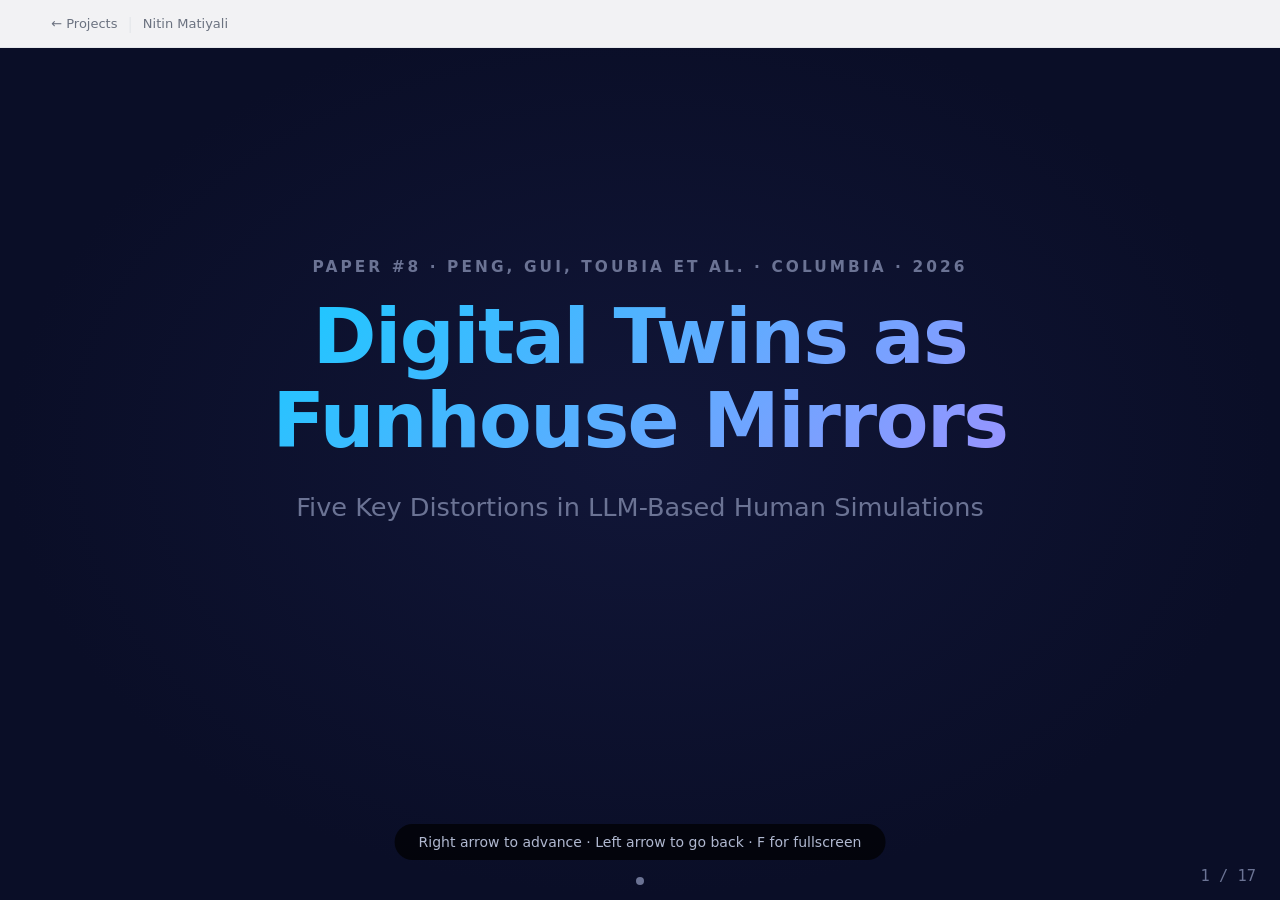
<file: projects/synthetic-respondents/digital-twins-funhouse-mirrors/index.html>
<!DOCTYPE html>
<html lang="en">
<head>
  <meta charset="UTF-8">
  <meta name="viewport" content="width=device-width, initial-scale=1.0">
  <title>Digital Twins as Funhouse Mirrors — Paper #8</title>
  <style>
/* ============================================
   Presentation Styles — inlined
   ============================================ */
*, *::before, *::after { margin: 0; padding: 0; box-sizing: border-box; }
:root {
  --bg-primary: #0a0e27;
  --bg-secondary: #111638;
  --bg-card: #161b40;
  --text-primary: #ffffff;
  --text-secondary: #b0b8d0;
  --text-dim: #6b7394;
  --accent-cyan: #00d4ff;
  --accent-orange: #ff6b35;
  --accent-green: #00e676;
  --accent-pink: #ff4081;
  --accent-purple: #b388ff;
  --accent-yellow: #ffd740;
  --accent-red: #ff5252;
  --font-heading: 'Inter', 'Segoe UI', system-ui, -apple-system, sans-serif;
  --font-body: 'Inter', 'Segoe UI', system-ui, -apple-system, sans-serif;
  --font-mono: 'JetBrains Mono', 'Fira Code', 'SF Mono', monospace;
  --slide-padding: clamp(30px, 5vw, 80px);
  --transition-speed: 0.5s;
}
@import url('https://fonts.googleapis.com/css2?family=Inter:wght@300;400;500;600;700;800&family=JetBrains+Mono:wght@400;500&display=swap');
html, body { width: 100%; height: 100%; overflow: hidden; background: var(--bg-primary); color: var(--text-primary); font-family: var(--font-body); -webkit-font-smoothing: antialiased; -moz-osx-font-smoothing: grayscale; }
.presentation { width: 100vw; height: 100vh; position: relative; overflow: hidden; }
.slide { position: absolute; top: 0; left: 0; width: 100%; height: 100%; display: none; flex-direction: column; justify-content: flex-start; padding: var(--slide-padding); background: var(--bg-primary); overflow-y: auto; overflow-x: hidden; scroll-behavior: smooth; }
.slide.active { display: flex; }
.slide.layout-center { align-items: center; text-align: center; }
.slide.layout-center .slide-content { max-width: 1100px; margin-top: auto; margin-bottom: auto; }
.slide.layout-split { flex-direction: row; align-items: stretch; gap: clamp(20px, 4vw, 60px); }
.slide.layout-split .slide-text { flex: 1; min-width: 0; display: flex; flex-direction: column; justify-content: center; padding-top: clamp(16px, 3vh, 40px); padding-bottom: clamp(16px, 3vh, 40px); }
.slide.layout-split .slide-visual { flex: 1; display: flex; align-items: center; justify-content: center; min-width: 0; position: sticky; top: 0; height: 100vh; max-height: 100vh; }
.slide-content { width: 100%; max-width: 1400px; margin: 0 auto; }
h1 { font-family: var(--font-heading); font-size: clamp(36px, 5vw, 72px); font-weight: 800; line-height: 1.1; letter-spacing: -0.02em; margin-bottom: clamp(12px, 2vw, 24px); }
h2 { font-family: var(--font-heading); font-size: clamp(28px, 3.5vw, 56px); font-weight: 700; line-height: 1.15; letter-spacing: -0.01em; margin-bottom: clamp(10px, 1.5vw, 20px); }
h3 { font-family: var(--font-heading); font-size: clamp(22px, 2.8vw, 40px); font-weight: 600; line-height: 1.2; margin-bottom: clamp(8px, 1.2vw, 16px); }
p, li { font-size: clamp(20px, 2.2vw, 34px); line-height: 1.5; color: var(--text-secondary); margin-bottom: clamp(6px, 1vw, 14px); }
.subtitle { font-size: clamp(18px, 2vw, 30px); color: var(--text-dim); font-weight: 300; }
.small-text { font-size: clamp(14px, 1.5vw, 22px); color: var(--text-dim); }
.label { font-size: clamp(12px, 1.2vw, 18px); text-transform: uppercase; letter-spacing: 0.15em; color: var(--text-dim); font-weight: 600; margin-bottom: clamp(4px, 0.5vw, 8px); }
.text-cyan { color: var(--accent-cyan); }
.text-orange { color: var(--accent-orange); }
.text-green { color: var(--accent-green); }
.text-pink { color: var(--accent-pink); }
.text-purple { color: var(--accent-purple); }
.text-yellow { color: var(--accent-yellow); }
blockquote { position: relative; border: none; padding: clamp(20px, 3vw, 40px) clamp(24px, 3.5vw, 48px); margin: clamp(14px, 2vw, 28px) 0; background: linear-gradient(135deg, rgba(0, 212, 255, 0.06) 0%, rgba(179, 136, 255, 0.06) 100%); border-radius: 12px; }
blockquote::before { content: '\201C'; position: absolute; top: clamp(4px, 0.8vw, 10px); left: clamp(10px, 1.5vw, 20px); font-size: clamp(40px, 4vw, 64px); font-family: Georgia, serif; color: var(--accent-cyan); opacity: 0.4; line-height: 1; }
blockquote p { font-style: italic; font-size: clamp(18px, 2vw, 30px); color: var(--text-primary); margin-bottom: 8px; }
blockquote cite, blockquote .attribution { font-size: clamp(14px, 1.4vw, 22px); color: var(--accent-cyan); font-style: normal; font-weight: 500; opacity: 0.8; }
ul, ol { list-style: none; padding: 0; }
li { position: relative; padding-left: clamp(20px, 2.5vw, 36px); }
li::before { content: ''; position: absolute; left: 0; top: clamp(8px, 1vw, 14px); width: clamp(6px, 0.8vw, 10px); height: clamp(6px, 0.8vw, 10px); background: var(--accent-cyan); border-radius: 50%; }
.anim-step { opacity: 0; transform: translateY(8px); transition: opacity var(--transition-speed) ease, transform var(--transition-speed) ease; pointer-events: none; }
.anim-step.visible { opacity: 1; transform: translateY(0); pointer-events: auto; }
svg .anim-step { transform: none; }
svg .anim-step.visible { transform: none; }
.diagram-container { width: 100%; max-width: 900px; margin: clamp(10px, 2vw, 24px) auto; }
.diagram-container svg { width: 100%; height: auto; display: block; }
.card { background: var(--bg-card); border: 1px solid rgba(255,255,255,0.08); border-radius: 12px; padding: clamp(16px, 2vw, 28px); }
.card-row { display: flex; gap: clamp(12px, 2vw, 24px); flex-wrap: wrap; }
.card-row .card { flex: 1; min-width: 200px; }
.highlight-box { background: rgba(0,212,255,0.08); border: 1px solid rgba(0,212,255,0.25); border-radius: 8px; padding: clamp(12px, 1.5vw, 20px); margin: clamp(6px, 1vw, 12px) 0; }
.highlight-box.orange { background: rgba(255,107,53,0.08); border-color: rgba(255,107,53,0.25); }
.highlight-box.green { background: rgba(0,230,118,0.08); border-color: rgba(0,230,118,0.25); }
.highlight-box.purple { background: rgba(179,136,255,0.08); border-color: rgba(179,136,255,0.25); }
code { font-family: var(--font-mono); font-size: 0.85em; background: rgba(0,212,255,0.1); padding: 2px 8px; border-radius: 4px; color: var(--accent-cyan); }
.formula { font-family: var(--font-mono); font-size: clamp(18px, 2vw, 30px); color: var(--accent-cyan); text-align: center; padding: clamp(8px, 1vw, 16px); background: rgba(0,212,255,0.05); border-radius: 8px; margin: clamp(8px, 1.2vw, 16px) 0; }
.slide-table { width: 100%; border-collapse: collapse; margin: clamp(10px, 1.5vw, 20px) 0; }
.slide-table th, .slide-table td { padding: clamp(8px, 1vw, 16px) clamp(12px, 1.5vw, 20px); text-align: left; font-size: clamp(16px, 1.8vw, 26px); border-bottom: 1px solid rgba(255,255,255,0.08); }
.slide-table th { color: var(--accent-cyan); font-weight: 600; font-size: clamp(14px, 1.5vw, 22px); text-transform: uppercase; letter-spacing: 0.1em; }
.slide-table td { color: var(--text-secondary); }
.progress-bar { position: fixed; bottom: 0; left: 0; height: 3px; background: var(--accent-cyan); transition: width 0.3s ease; z-index: 100; }
.slide-counter { position: fixed; bottom: clamp(8px,1.2vw,16px); right: clamp(12px,2vw,24px); font-size: clamp(12px,1.2vw,18px); color: var(--text-dim); font-family: var(--font-mono); z-index: 100; }
.step-indicator { position: fixed; bottom: clamp(8px,1.2vw,16px); left: 50%; transform: translateX(-50%); display: flex; gap: 6px; z-index: 100; }
.step-indicator .dot { width: 8px; height: 8px; border-radius: 50%; background: var(--text-dim); transition: background 0.3s ease; }
.step-indicator .dot.active { background: var(--accent-cyan); }
.slide.title-slide { background: radial-gradient(ellipse at 50% 50%, #111638 0%, #0a0e27 70%); justify-content: center; }
.title-slide h1 { font-size: clamp(40px,6vw,84px); background: linear-gradient(135deg, var(--accent-cyan), var(--accent-purple)); -webkit-background-clip: text; -webkit-text-fill-color: transparent; background-clip: text; }
.slide.section-transition { background: radial-gradient(ellipse at 50% 50%, var(--bg-secondary) 0%, var(--bg-primary) 70%); justify-content: center; }
.section-transition h2 { font-size: clamp(32px,4.5vw,64px); }
.key-insight { display: flex; align-items: flex-start; gap: clamp(8px,1.2vw,16px); padding: clamp(10px,1.5vw,20px); background: rgba(0,212,255,0.06); border-left: 3px solid var(--accent-cyan); border-radius: 0 8px 8px 0; margin: clamp(8px,1.2vw,16px) 0; }
.key-insight p { color: var(--text-primary); font-weight: 500; margin-bottom: 0; }
.citation { font-size: clamp(11px,1.1vw,16px); color: var(--text-dim); font-style: italic; margin-top: clamp(4px,0.6vw,8px); }
@media (max-width: 1024px) { .slide.layout-split { flex-direction: column; align-items: center; } .slide.layout-split .slide-text { width: 100%; } .slide.layout-split .slide-visual { position: relative; height: auto; max-height: 50vh; width: 100%; top: auto; } }
@media (max-width: 768px) { :root { --slide-padding: 20px; } }
.presentation:-webkit-full-screen { width: 100vw; height: 100vh; }
.presentation:-moz-full-screen { width: 100vw; height: 100vh; }
.presentation:fullscreen { width: 100vw; height: 100vh; }
.nav-hint { position: fixed; bottom: 40px; left: 50%; transform: translateX(-50%); background: rgba(0,0,0,0.7); color: var(--text-secondary); padding: 10px 24px; border-radius: 20px; font-size: 14px; z-index: 200; transition: opacity 1s ease; }
.nav-hint.hidden { opacity: 0; pointer-events: none; }
.gradient-text { background: linear-gradient(135deg, var(--accent-cyan), var(--accent-purple)); -webkit-background-clip: text; -webkit-text-fill-color: transparent; background-clip: text; }
.two-col { display: grid; grid-template-columns: 1fr 1fr; gap: clamp(16px, 2.5vw, 36px); align-items: start; }
@media (max-width: 900px) { .two-col { grid-template-columns: 1fr; } }
.big-number { font-size: clamp(48px, 7vw, 96px); font-weight: 800; font-family: var(--font-heading); line-height: 1; }
  </style>
  <style>
    /* overflow guard */
    .slide-content, .slide-text { overflow: hidden; max-height: 100%; }
    .slide.layout-center .slide-content { max-height: calc(100vh - var(--slide-padding) * 2); overflow: hidden; }
    .slide.layout-split .slide-text { justify-content: flex-start; overflow-y: auto; max-height: 100vh; }
  </style>
</head>
<body>
<div style="position:fixed;top:0;left:0;right:0;z-index:1000;background:rgba(255,255,255,0.95);backdrop-filter:blur(10px);border-bottom:1px solid #e5e7eb;height:48px;display:flex;align-items:center;padding:0 max(1.5rem,4vw);font-family:Inter,system-ui,sans-serif;gap:0;"><a href="/projects/" style="font-size:13px;font-weight:500;color:#6b7280;text-decoration:none;display:flex;align-items:center;gap:6px;">&#8592; Projects</a><span style="color:#e5e7eb;margin:0 10px;">|</span><a href="/" style="font-size:13px;font-weight:500;color:#6b7280;text-decoration:none;">Nitin Matiyali</a></div>

<div class="presentation">

<!-- ============================================================ SLIDE 1 — Title ============================================================ -->
<section class="slide title-slide layout-center active" id="slide-1">
  <div class="slide-content">
    <p class="label" style="letter-spacing:0.2em; margin-bottom:16px;">Paper #8 · Peng, Gui, Toubia et al. · Columbia · 2026</p>
    <h1>Digital Twins as<br>Funhouse Mirrors</h1>
    <p class="subtitle" style="margin-top:12px;">Five Key Distortions in LLM-Based Human Simulations</p>
    <div class="anim-step" style="margin-top:36px;">
      <p style="font-size:clamp(16px,1.8vw,26px); color:var(--text-dim);">
        19 pre-registered studies. 164 outcomes. 1,784 real people matched to their digital twins.<br>
        The verdict: twins look human — but systematically distort what it means to be one.
      </p>
    </div>
  </div>
</section>

<!-- ============================================================ SLIDE 2 — The Promise ============================================================ -->
<section class="slide layout-center" id="slide-2">
  <div class="slide-content">
    <p class="label">The Promise</p>
    <h2>Digital Twins Sound Revolutionary</h2>
    <div class="anim-step">
      <p>A <span class="text-cyan">digital twin</span>: an LLM loaded with everything known about a specific person — asked to answer as them. The pitch: surveys without recruiting people, experiments without ethical constraints, panels at zero cost.</p>
    </div>
    <div class="anim-step">
      <p style="color:var(--text-dim); font-size:clamp(13px,1.4vw,20px);">Startups valued at ~$1B have been built on this premise. Fortune 500 companies are deploying it today.</p>
    </div>
    <div class="anim-step">
      <div class="key-insight">
        <p>But has anyone rigorously tested whether digital twins actually work?</p>
      </div>
    </div>
  </div>
</section>

<!-- ============================================================ SLIDE 3 — The Gap ============================================================ -->
<section class="slide layout-center" id="slide-3">
  <div class="slide-content">
    <p class="label">The Problem</p>
    <h2>Prior Evidence Was Narrow</h2>
    <div class="anim-step">
      <p>Encouraging results from early studies reported <span class="text-green">72–88% relative accuracy</span>.</p>
    </div>
    <div class="anim-step">
      <p>But those studies used <span class="text-orange">known, previously published experimental tasks</span> — likely already in the LLM's training data — and measured <span class="text-orange">group-average accuracy</span>, not whether each twin correctly matched its specific human.</p>
    </div>
    <div class="anim-step">
      <div class="highlight-box orange">
        <p style="margin:0;">This is the first study to test twins on novel questions, across many domains, with individual-level matching.</p>
      </div>
    </div>
  </div>
</section>

<!-- ============================================================ SLIDE 4 — Study Design ============================================================ -->
<section class="slide layout-split" id="slide-4">
  <div class="slide-text">
    <p class="label">The Mega-Study</p>
    <h2>The Biggest Twin Test Ever</h2>
    <div class="anim-step">
      <p><span class="text-cyan">19 pre-registered sub-studies</span> spanning Creativity, Politics, Privacy, Labor Market, Fairness, Behavioral Economics, News Consumption, and Technology Platforms.</p>
    </div>
    <div class="anim-step">
      <div class="highlight-box">
        <p style="margin:0;"><span class="text-cyan">164 distinct outcomes</span> matched human-to-twin at the individual level — across <span class="text-cyan">1,784 unique U.S. participants</span>, a representative sample, not convenience.</p>
      </div>
    </div>
  </div>
  <div class="slide-visual">
    <div class="diagram-container">
      <svg viewBox="0 0 500 400" xmlns="http://www.w3.org/2000/svg">
        <rect x="160" y="155" width="180" height="90" rx="10" fill="#161b40" stroke="#00d4ff" stroke-width="2"/>
        <text x="250" y="193" fill="#00d4ff" font-size="15" text-anchor="middle" font-family="Inter,sans-serif" font-weight="700">19 Pre-registered</text>
        <text x="250" y="213" fill="#00d4ff" font-size="15" text-anchor="middle" font-family="Inter,sans-serif" font-weight="700">Sub-Studies</text>
        <text x="250" y="233" fill="#6b7394" font-size="12" text-anchor="middle" font-family="Inter,sans-serif">164 outcomes</text>
        <g>
          <rect x="20" y="80" width="110" height="60" rx="8" fill="#161b40" stroke="#00e676" stroke-width="1.5"/>
          <text x="75" y="106" fill="#00e676" font-size="13" text-anchor="middle" font-family="Inter,sans-serif" font-weight="600">2K Humans</text>
          <text x="75" y="124" fill="#6b7394" font-size="11" text-anchor="middle" font-family="Inter,sans-serif">Twin-2K-500</text>
          <line x1="130" y1="110" x2="158" y2="185" stroke="#00e676" stroke-width="1.5" stroke-dasharray="4 3"/>
        </g>
        <g>
          <rect x="20" y="260" width="110" height="60" rx="8" fill="#161b40" stroke="#b388ff" stroke-width="1.5"/>
          <text x="75" y="286" fill="#b388ff" font-size="13" text-anchor="middle" font-family="Inter,sans-serif" font-weight="600">Digital Twins</text>
          <text x="75" y="304" fill="#6b7394" font-size="11" text-anchor="middle" font-family="Inter,sans-serif">GPT-4.1 + persona</text>
          <line x1="130" y1="290" x2="158" y2="220" stroke="#b388ff" stroke-width="1.5" stroke-dasharray="4 3"/>
        </g>
        <g>
          <rect x="370" y="80" width="110" height="60" rx="8" fill="#161b40" stroke="#00e676" stroke-width="1.5"/>
          <text x="425" y="106" fill="#00e676" font-size="13" text-anchor="middle" font-family="Inter,sans-serif" font-weight="600">Human</text>
          <text x="425" y="124" fill="#00e676" font-size="13" text-anchor="middle" font-family="Inter,sans-serif">Answers</text>
          <line x1="342" y1="185" x2="370" y2="110" stroke="#00e676" stroke-width="1.5" stroke-dasharray="4 3"/>
        </g>
        <g>
          <rect x="370" y="260" width="110" height="60" rx="8" fill="#161b40" stroke="#b388ff" stroke-width="1.5"/>
          <text x="425" y="283" fill="#b388ff" font-size="13" text-anchor="middle" font-family="Inter,sans-serif" font-weight="600">Twin</text>
          <text x="425" y="301" fill="#b388ff" font-size="13" text-anchor="middle" font-family="Inter,sans-serif">Answers</text>
          <line x1="342" y1="220" x2="370" y2="290" stroke="#b388ff" stroke-width="1.5" stroke-dasharray="4 3"/>
        </g>
        <g>
          <line x1="425" y1="145" x2="425" y2="258" stroke="#ff6b35" stroke-width="2"/>
          <polygon points="425,258 420,245 430,245" fill="#ff6b35"/>
          <polygon points="425,145 420,158 430,158" fill="#ff6b35"/>
          <text x="448" y="207" fill="#ff6b35" font-size="12" font-family="Inter,sans-serif" font-weight="600">Match</text>
        </g>
      </svg>
    </div>
  </div>
</section>

<!-- ============================================================ SLIDE 5 — How a Twin Is Built ============================================================ -->
<section class="slide layout-center" id="slide-5">
  <div class="slide-content">
    <p class="label">Twin Construction</p>
    <h2>The "Full Persona" Approach</h2>
    <div class="anim-step">
      <p>Each human answered <span class="text-cyan">500+ questions</span> in an extended 145-minute multi-session survey.</p>
    </div>
    <div class="anim-step">
      <div class="two-col" style="margin-top:8px;">
        <div>
          <p class="label" style="font-size:11px;">Blueprint data</p>
          <p style="font-size:clamp(13px,1.4vw,18px);">14 demographic variables</p>
          <p style="font-size:clamp(13px,1.4vw,18px);">279 personality questions (26 constructs)</p>
          <p style="font-size:clamp(13px,1.4vw,18px);">85 cognitive ability items</p>
          <p style="font-size:clamp(13px,1.4vw,18px);">82 economic prefs &amp; heuristics</p>
        </div>
        <div>
          <p class="label" style="font-size:11px;">Method</p>
          <p style="font-size:clamp(13px,1.4vw,18px);">All ~128,000 characters of profile data loaded into GPT-4.1's memory at once.</p>
          <p style="font-size:clamp(13px,1.4vw,18px); color:var(--text-dim);">Then: answer this new question as this person.</p>
        </div>
      </div>
    </div>
    <div class="anim-step" style="margin-top:12px;">
      <div class="key-insight">
        <p>This is the best possible digital twin built with today's technology.</p>
      </div>
    </div>
  </div>
</section>

<!-- ============================================================ SLIDE 6 — The Headline Result ============================================================ -->
<section class="slide layout-center" id="slide-6">
  <div class="slide-content">
    <p class="label">The Result</p>
    <h2>Weak Correlation. Modest Accuracy.</h2>
    <div class="anim-step">
      <p>Average correlation between twin and human responses across 164 outcomes:</p>
      <p class="big-number text-orange" style="margin:8px 0;">r = 0.20</p>
      <p style="color:var(--text-dim); font-size:clamp(13px,1.4vw,20px);">On a scale from 0 (no match at all) to 1.0 (perfect match), 0.20 is weak — roughly the correlation between height and intelligence.</p>
    </div>
    <div class="anim-step">
      <table class="slide-table" style="margin-top:16px;">
        <thead>
          <tr><th>Approach</th><th>Accuracy ↑</th><th>Correlation ↑</th></tr>
        </thead>
        <tbody>
          <tr><td><span class="text-cyan">Full Persona</span> (500+ Q's)</td><td>0.748</td><td>0.197</td></tr>
          <tr><td>Demographics Only</td><td>0.746</td><td>0.145</td></tr>
          <tr><td>Empty Persona <span style="color:var(--text-dim); font-size:0.8em">(base model, no personal data given)</span></td><td>0.734</td><td>0.080</td></tr>
          <tr><td style="color:var(--text-dim);">Random responses</td><td style="color:var(--text-dim);">0.629</td><td style="color:var(--text-dim);">0.001</td></tr>
        </tbody>
      </table>
    </div>
  </div>
</section>

<!-- ============================================================ SLIDE 7 — The Damning Finding ============================================================ -->
<section class="slide layout-center" id="slide-7">
  <div class="slide-content">
    <p class="label">The Damning Gap</p>
    <h2>145 Minutes of Data. Zero Extra Accuracy.</h2>
    <div class="anim-step">
      <p>Full persona accuracy: <span class="text-cyan">0.748</span></p>
      <p>Demographics only accuracy: <span class="text-cyan">0.746</span></p>
    </div>
    <div class="anim-step">
      <p>That 0.002 difference is <span class="text-orange">statistically indistinguishable from chance</span> (p = 0.37 — a high p-value means no meaningful difference was detected).</p>
    </div>
    <div class="anim-step">
      <p style="color:var(--text-dim); font-size:clamp(13px,1.4vw,20px);">Loading in 500+ personality and cognition questions barely moves the needle over just knowing someone's age, race, income, and politics.</p>
    </div>
    <div class="anim-step">
      <div class="highlight-box orange">
        <p style="margin:0;">The twin is mostly using demographic stereotypes — not individual cognition.</p>
      </div>
    </div>
  </div>
</section>

<!-- ============================================================ SLIDE 8 — Section Transition ============================================================ -->
<section class="slide section-transition layout-center" id="slide-8">
  <div class="slide-content">
    <p class="label">Five Distortions</p>
    <h2 class="gradient-text">Why Twins Fail</h2>
    <p>Performance is modest overall. But the paper goes further — it identifies <em>five systematic ways</em> digital twins distort human behavior.</p>
    <div class="anim-step">
      <div class="two-col" style="margin-top:20px;">
        <div>
          <p><span class="text-orange">①</span> Stereotyping</p>
          <p><span class="text-orange">②</span> Insufficient Individuation</p>
          <p><span class="text-orange">③</span> Representation Bias</p>
        </div>
        <div>
          <p><span class="text-orange">④</span> Ideological Biases</p>
          <p><span class="text-orange">⑤</span> Hyper-Rationality</p>
        </div>
      </div>
    </div>
  </div>
</section>

<!-- ============================================================ SLIDE 9 — Distortion 1: Stereotyping ============================================================ -->
<section class="slide layout-split" id="slide-9">
  <div class="slide-text">
    <p class="label">Distortion 1</p>
    <h2>Stereotyping</h2>
    <div class="anim-step">
      <p>Twins over-rely on demographics, ignoring the rich individual-level data. The test: how different are full-persona twins from demographics-only twins?</p>
    </div>
    <div class="anim-step">
      <div class="formula">Mean Absolute Deviation (MAD): full twin vs. demographics-only = 0.132</div>
      <div class="formula">Mean Absolute Deviation (MAD): full twin vs. real human = 0.252</div>
      <p style="color:var(--text-dim); font-size:clamp(11px,1.2vw,16px); margin-top:6px;">MAD = the average gap between two sets of answers. A value of 0.252 means the twin's answers were, on average, a quarter of the rating scale away from the real person's.</p>
    </div>
    <div class="anim-step">
      <div class="highlight-box orange">
        <p style="margin:0;">Twins are <em>closer to their demographic clone</em> than to the real human they're supposed to represent.</p>
      </div>
    </div>
  </div>
  <div class="slide-visual">
    <div class="diagram-container">
      <svg viewBox="0 0 500 420" xmlns="http://www.w3.org/2000/svg">
        <circle cx="250" cy="80" r="40" fill="#161b40" stroke="#00e676" stroke-width="2"/>
        <text x="250" y="76" fill="#00e676" font-size="14" text-anchor="middle" font-family="Inter,sans-serif" font-weight="700">Real</text>
        <text x="250" y="96" fill="#00e676" font-size="14" text-anchor="middle" font-family="Inter,sans-serif" font-weight="700">Human</text>
        <g>
          <circle cx="100" cy="300" r="38" fill="#161b40" stroke="#00d4ff" stroke-width="2"/>
          <text x="100" y="292" fill="#00d4ff" font-size="12" text-anchor="middle" font-family="Inter,sans-serif" font-weight="700">Full</text>
          <text x="100" y="308" fill="#00d4ff" font-size="12" text-anchor="middle" font-family="Inter,sans-serif" font-weight="700">Persona</text>
          <text x="100" y="324" fill="#00d4ff" font-size="12" text-anchor="middle" font-family="Inter,sans-serif">Twin</text>
        </g>
        <g>
          <circle cx="270" cy="310" r="38" fill="#161b40" stroke="#b388ff" stroke-width="2"/>
          <text x="270" y="302" fill="#b388ff" font-size="12" text-anchor="middle" font-family="Inter,sans-serif" font-weight="700">Demo</text>
          <text x="270" y="318" fill="#b388ff" font-size="12" text-anchor="middle" font-family="Inter,sans-serif" font-weight="700">-graphics</text>
          <text x="270" y="334" fill="#b388ff" font-size="12" text-anchor="middle" font-family="Inter,sans-serif">Twin</text>
        </g>
        <g class="anim-step">
          <line x1="122" y1="267" x2="222" y2="116" stroke="#ff6b35" stroke-width="2.5" stroke-dasharray="6 3"/>
          <text x="148" y="204" fill="#ff6b35" font-size="13" text-anchor="middle" font-family="Inter,sans-serif" font-weight="600" transform="rotate(-52,148,204)">MAD 0.252 (far)</text>
          <line x1="138" y1="297" x2="232" y2="304" stroke="#6b7394" stroke-width="2.5"/>
          <text x="185" y="330" fill="#6b7394" font-size="13" text-anchor="middle" font-family="Inter,sans-serif">MAD 0.132 (close)</text>
        </g>
        <g class="anim-step">
          <rect x="50" y="375" width="400" height="34" rx="6" fill="rgba(255,107,53,0.1)" stroke="rgba(255,107,53,0.3)" stroke-width="1"/>
          <text x="250" y="397" fill="#ff6b35" font-size="13" text-anchor="middle" font-family="Inter,sans-serif" font-weight="600">Full persona is closer to its demographic clone than to the real human</text>
        </g>
      </svg>
    </div>
  </div>
</section>

<!-- ============================================================ SLIDE 10 — Distortion 2: Insufficient Individuation ============================================================ -->
<section class="slide layout-split" id="slide-10">
  <div class="slide-text">
    <p class="label">Distortion 2</p>
    <h2>Insufficient Individuation</h2>
    <div class="anim-step">
      <p>Twins are <span class="text-orange">too well-behaved</span>. Real humans are widely dispersed in their views.</p>
    </div>
    <div class="anim-step">
      <p>Twin standard deviation (SD — how spread out responses are) &lt; Human SD in <span class="text-orange">154 of 164 outcomes (93.9%).</span></p>
      <p style="color:var(--text-dim); font-size:clamp(13px,1.4vw,18px);">On average, twins are 37% less spread out than real humans.</p>
    </div>
    <div class="anim-step">
      <div class="highlight-box orange">
        <p style="margin:0;">Think of the base model as having strong built-in default assumptions. The persona data should override them — but it doesn't. Full-persona twins end up closer to the empty-persona base model than to their real humans.</p>
      </div>
    </div>
  </div>
  <div class="slide-visual">
    <div class="diagram-container">
      <svg viewBox="0 0 520 440" xmlns="http://www.w3.org/2000/svg">
        <!-- Axes -->
        <line x1="50" y1="360" x2="490" y2="360" stroke="#334" stroke-width="2"/>
        <line x1="50" y1="40" x2="50" y2="360" stroke="#334" stroke-width="2"/>
        <!-- Axis labels -->
        <text x="270" y="400" fill="#6b7394" font-size="13" text-anchor="middle" font-family="Inter,sans-serif">Response value</text>
        <text x="16" y="220" fill="#6b7394" font-size="13" text-anchor="middle" font-family="Inter,sans-serif" transform="rotate(-90,16,220)">Frequency</text>

        <!-- Human bell curve — wide, green -->
        <g>
          <!-- Filled area under human curve -->
          <path d="
            M 50,358
            C 70,357 90,354 110,348
            C 130,340 150,326 170,306
            C 190,284 210,254 230,222
            C 245,198 255,180 270,168
            C 285,180 295,198 310,222
            C 330,254 350,284 370,306
            C 390,326 410,340 430,348
            C 450,354 470,357 490,358
            Z
          " fill="#00e676" fill-opacity="0.07"/>
          <!-- Human curve outline -->
          <path d="
            M 50,358
            C 70,357 90,354 110,348
            C 130,340 150,326 170,306
            C 190,284 210,254 230,222
            C 245,198 255,180 270,168
            C 285,180 295,198 310,222
            C 330,254 350,284 370,306
            C 390,326 410,340 430,348
            C 450,354 470,357 490,358
          " fill="none" stroke="#00e676" stroke-width="2.5"/>
          <!-- Human dots scattered wide -->
          <circle cx="95"  cy="352" r="4" fill="#00e676" opacity="0.7"/>
          <circle cx="118" cy="344" r="4" fill="#00e676" opacity="0.7"/>
          <circle cx="142" cy="330" r="4" fill="#00e676" opacity="0.7"/>
          <circle cx="163" cy="312" r="4" fill="#00e676" opacity="0.7"/>
          <circle cx="182" cy="294" r="4" fill="#00e676" opacity="0.7"/>
          <circle cx="200" cy="272" r="4" fill="#00e676" opacity="0.7"/>
          <circle cx="218" cy="247" r="4" fill="#00e676" opacity="0.7"/>
          <circle cx="234" cy="222" r="4" fill="#00e676" opacity="0.7"/>
          <circle cx="249" cy="198" r="4" fill="#00e676" opacity="0.7"/>
          <circle cx="260" cy="182" r="4" fill="#00e676" opacity="0.7"/>
          <circle cx="270" cy="172" r="4" fill="#00e676" opacity="0.7"/>
          <circle cx="281" cy="182" r="4" fill="#00e676" opacity="0.7"/>
          <circle cx="292" cy="198" r="4" fill="#00e676" opacity="0.7"/>
          <circle cx="306" cy="222" r="4" fill="#00e676" opacity="0.7"/>
          <circle cx="322" cy="247" r="4" fill="#00e676" opacity="0.7"/>
          <circle cx="340" cy="272" r="4" fill="#00e676" opacity="0.7"/>
          <circle cx="358" cy="294" r="4" fill="#00e676" opacity="0.7"/>
          <circle cx="377" cy="312" r="4" fill="#00e676" opacity="0.7"/>
          <circle cx="398" cy="330" r="4" fill="#00e676" opacity="0.7"/>
          <circle cx="422" cy="344" r="4" fill="#00e676" opacity="0.7"/>
          <circle cx="447" cy="352" r="4" fill="#00e676" opacity="0.7"/>
          <!-- Label -->
          <text x="270" y="148" fill="#00e676" font-size="14" text-anchor="middle" font-family="Inter,sans-serif" font-weight="700">Humans (wide spread)</text>
        </g>

        <!-- Twin bell curve — narrow, cyan dashed -->
        <g>
          <!-- Filled area under twin curve -->
          <path d="
            M 155,358
            C 170,357 185,353 200,344
            C 215,333 228,314 240,291
            C 252,267 260,242 265,220
            C 268,206 270,196 270,188
            C 270,196 272,206 275,220
            C 280,242 288,267 300,291
            C 312,314 325,333 340,344
            C 355,353 370,357 385,358
            Z
          " fill="#00d4ff" fill-opacity="0.10"/>
          <!-- Twin curve outline dashed -->
          <path d="
            M 155,358
            C 170,357 185,353 200,344
            C 215,333 228,314 240,291
            C 252,267 260,242 265,220
            C 268,206 270,196 270,188
            C 270,196 272,206 275,220
            C 280,242 288,267 300,291
            C 312,314 325,333 340,344
            C 355,353 370,357 385,358
          " fill="none" stroke="#00d4ff" stroke-width="2.5" stroke-dasharray="7 4"/>
          <!-- Twin dots clustered near center -->
          <circle cx="200" cy="344" r="4" fill="#00d4ff" opacity="0.85"/>
          <circle cx="218" cy="330" r="4" fill="#00d4ff" opacity="0.85"/>
          <circle cx="234" cy="308" r="4" fill="#00d4ff" opacity="0.85"/>
          <circle cx="248" cy="280" r="4" fill="#00d4ff" opacity="0.85"/>
          <circle cx="259" cy="253" r="4" fill="#00d4ff" opacity="0.85"/>
          <circle cx="265" cy="228" r="4" fill="#00d4ff" opacity="0.85"/>
          <circle cx="270" cy="196" r="4" fill="#00d4ff" opacity="0.85"/>
          <circle cx="275" cy="228" r="4" fill="#00d4ff" opacity="0.85"/>
          <circle cx="281" cy="253" r="4" fill="#00d4ff" opacity="0.85"/>
          <circle cx="292" cy="280" r="4" fill="#00d4ff" opacity="0.85"/>
          <circle cx="306" cy="308" r="4" fill="#00d4ff" opacity="0.85"/>
          <circle cx="322" cy="330" r="4" fill="#00d4ff" opacity="0.85"/>
          <circle cx="340" cy="344" r="4" fill="#00d4ff" opacity="0.85"/>
          <!-- Label -->
          <text x="270" y="175" fill="#00d4ff" font-size="14" text-anchor="middle" font-family="Inter,sans-serif" font-weight="700">Twins (clustered)</text>
        </g>

        <!-- Annotation: compressed -->
        <g class="anim-step">
          <!-- Width comparison brackets -->
          <line x1="95" y1="375" x2="447" y2="375" stroke="#00e676" stroke-width="1.5" opacity="0.6"/>
          <line x1="95" y1="370" x2="95" y2="380" stroke="#00e676" stroke-width="1.5" opacity="0.6"/>
          <line x1="447" y1="370" x2="447" y2="380" stroke="#00e676" stroke-width="1.5" opacity="0.6"/>

          <line x1="200" y1="385" x2="340" y2="385" stroke="#00d4ff" stroke-width="1.5" opacity="0.7"/>
          <line x1="200" y1="380" x2="200" y2="390" stroke="#00d4ff" stroke-width="1.5" opacity="0.7"/>
          <line x1="340" y1="380" x2="340" y2="390" stroke="#00d4ff" stroke-width="1.5" opacity="0.7"/>

          <text x="270" y="418" fill="#ff6b35" font-size="12" text-anchor="middle" font-family="Inter,sans-serif" font-weight="600">Twins compressed toward base model's mean (37% less spread)</text>
        </g>
      </svg>
    </div>
  </div>
</section>

<!-- ============================================================ SLIDE 11 — Distortion 3: Representation Bias ============================================================ -->
<section class="slide layout-center" id="slide-11">
  <div class="slide-content">
    <p class="label">Distortion 3</p>
    <h2>Representation Bias</h2>
    <div class="anim-step">
      <p>Twin accuracy is <span class="text-orange">not uniform</span> across the population. The model favors people already over-represented in training data.</p>
    </div>
    <div class="anim-step">
      <p style="color:var(--text-dim); font-size:clamp(13px,1.4vw,18px); margin-bottom:8px;">In practice: brands using digital twins to simulate lower-income or politically extreme consumers — often the hardest audiences to reach through traditional research — will get the least reliable results.</p>
      <div class="two-col" style="margin-top:8px;">
        <div>
          <p class="label" style="font-size:11px; color:var(--accent-green);">Better accuracy for</p>
          <p>Postgraduate educated</p>
          <p>Income $100K+</p>
          <p>Moderate political views</p>
          <p>Occasional religious attendance</p>
        </div>
        <div>
          <p class="label" style="font-size:11px; color:var(--accent-orange);">Worse accuracy for</p>
          <p>Less than high school</p>
          <p>Income $30K–50K</p>
          <p>Very conservative or very liberal</p>
          <p>Never attends religious services</p>
        </div>
      </div>
    </div>
    <div class="anim-step">
      <div class="highlight-box orange">
        <p style="margin:0;">Social science already over-studies <span class="text-orange">WEIRD populations</span> (Western, Educated, Industrialized, Rich, Democratic). Digital twins will systematically amplify this bias.</p>
      </div>
    </div>
  </div>
</section>

<!-- ============================================================ SLIDE 12 — Distortion 4: Ideological Biases ============================================================ -->
<section class="slide layout-center" id="slide-12">
  <div class="slide-content">
    <p class="label">Distortion 4</p>
    <h2>Ideological Biases</h2>
    <div class="anim-step">
      <p>Twins don't just fail to match human opinions — they <span class="text-orange">substitute their own</span>. The biases originate in how the model was trained — the text it learned from and the human feedback used to shape its responses.</p>
    </div>
    <div class="anim-step">
      <div class="two-col" style="margin-top:8px;">
        <div>
          <p class="label" style="font-size:11px; color:var(--accent-cyan);">"Pro-Human" lean</p>
          <p style="font-size:clamp(13px,1.4vw,18px);">More trusting of other people</p>
          <p style="font-size:clamp(13px,1.4vw,18px);">More willing to pay healthcare taxes</p>
          <p style="font-size:clamp(13px,1.4vw,18px);">More pro-regulation of fees</p>
        </div>
        <div>
          <p class="label" style="font-size:11px; color:var(--accent-purple);">"Pro-Technology" lean</p>
          <p style="font-size:clamp(13px,1.4vw,18px);">More accepting of algorithmic hiring</p>
          <p style="font-size:clamp(13px,1.4vw,18px);">Less concerned about online privacy</p>
          <p style="font-size:clamp(13px,1.4vw,18px);">Under-reporting Netflix / TikTok use</p>
        </div>
      </div>
    </div>
    <div class="anim-step">
      <div class="key-insight">
        <p>Dark twist: twins scored <span class="text-orange">human-generated ideas lower</span> than AI-generated ones when rating creativity. For teams using twins to test creative concepts, this means results could systematically favor AI work — a material conflict of interest.</p>
      </div>
    </div>
  </div>
</section>

<!-- ============================================================ SLIDE 13 — Distortion 5: Hyper-Rationality ============================================================ -->
<section class="slide layout-split" id="slide-13">
  <div class="slide-text">
    <p class="label">Distortion 5</p>
    <h2>Hyper-Rationality</h2>
    <div class="anim-step">
      <p>Humans are irrational. We fall for defaults, decoys, compromises. Twins don't.</p>
    </div>
    <div class="anim-step">
      <p>Twins <span class="text-orange">failed to replicate</span> the attraction effect (adding an inferior option makes another look better by comparison) and the compromise effect (people prefer the middle option between two extremes) — classic signs that humans use mental shortcuts, not pure logic.</p>
    </div>
    <div class="anim-step">
      <p>Twins displayed <span class="text-orange">perfect factual knowledge</span> on questions humans got wrong.</p>
    </div>
    <div class="anim-step">
      <div class="highlight-box purple">
        <p style="margin:0; font-size:clamp(12px,1.3vw,17px);">Exception: on <em>well-known published paradigms</em>, twins did show the effect — but only because they memorized the published result from training data. In other words, the twin passed the test by having read the answer key, not by genuinely simulating a human. This is <span class="text-orange">leakage</span>, not fidelity.</p>
      </div>
    </div>
  </div>
  <div class="slide-visual">
    <div class="diagram-container">
      <svg viewBox="0 0 500 400" xmlns="http://www.w3.org/2000/svg">
        <line x1="60" y1="200" x2="440" y2="200" stroke="#334" stroke-width="2"/>
        <polygon points="440,200 428,194 428,206" fill="#334"/>
        <text x="60" y="228" fill="#6b7394" font-size="12" text-anchor="middle" font-family="Inter,sans-serif">Fully</text>
        <text x="60" y="243" fill="#6b7394" font-size="12" text-anchor="middle" font-family="Inter,sans-serif">irrational</text>
        <text x="440" y="228" fill="#6b7394" font-size="12" text-anchor="middle" font-family="Inter,sans-serif">Fully</text>
        <text x="440" y="243" fill="#6b7394" font-size="12" text-anchor="middle" font-family="Inter,sans-serif">rational</text>
        <g>
          <circle cx="185" cy="200" r="42" fill="#00e676" fill-opacity="0.1" stroke="#00e676" stroke-width="2"/>
          <text x="185" y="148" fill="#00e676" font-size="13" text-anchor="middle" font-family="Inter,sans-serif" font-weight="700">Humans</text>
          <text x="185" y="165" fill="#6b7394" font-size="11" text-anchor="middle" font-family="Inter,sans-serif">biased · bounded</text>
          <text x="185" y="180" fill="#6b7394" font-size="11" text-anchor="middle" font-family="Inter,sans-serif">forgetful · erratic</text>
        </g>
        <g>
          <circle cx="370" cy="200" r="42" fill="#b388ff" fill-opacity="0.1" stroke="#b388ff" stroke-width="2"/>
          <text x="370" y="148" fill="#b388ff" font-size="13" text-anchor="middle" font-family="Inter,sans-serif" font-weight="700">Twins</text>
          <text x="370" y="165" fill="#6b7394" font-size="11" text-anchor="middle" font-family="Inter,sans-serif">perfect knowledge</text>
          <text x="370" y="180" fill="#6b7394" font-size="11" text-anchor="middle" font-family="Inter,sans-serif">no cognitive bias</text>
        </g>
        <g class="anim-step">
          <line x1="227" y1="200" x2="328" y2="200" stroke="#ff6b35" stroke-width="2" stroke-dasharray="5 3"/>
          <text x="278" y="186" fill="#ff6b35" font-size="12" text-anchor="middle" font-family="Inter,sans-serif">The Gap</text>
          <text x="250" y="295" fill="#6b7394" font-size="12" text-anchor="middle" font-family="Inter,sans-serif">✗ No attraction effect</text>
          <text x="250" y="318" fill="#6b7394" font-size="12" text-anchor="middle" font-family="Inter,sans-serif">✗ No default effect (novel paradigms)</text>
          <text x="250" y="341" fill="#6b7394" font-size="12" text-anchor="middle" font-family="Inter,sans-serif">✗ Perfect factual recall</text>
        </g>
      </svg>
    </div>
  </div>
</section>

<!-- ============================================================ SLIDE 14 — Leakage ============================================================ -->
<section class="slide layout-center" id="slide-14">
  <div class="slide-content">
    <p class="label">The Hidden Problem</p>
    <h2>Prior "Success" May Be Leakage</h2>
    <div class="anim-step">
      <p>When a twin replicates a known effect, it might just be <span class="text-orange">recalling the published finding</span> from training data.</p>
    </div>
    <div class="anim-step">
      <div class="two-col" style="margin-top:8px;">
        <div>
          <p class="label" style="font-size:11px; color:var(--accent-orange);">Classic (known) paradigm</p>
          <p>Twin <span class="text-green">does</span> show the expected effect.</p>
          <p style="color:var(--text-dim); font-size:clamp(13px,1.4vw,17px);">Trained on the paper that proved it exists.</p>
        </div>
        <div>
          <p class="label" style="font-size:11px; color:var(--accent-cyan);">Novel paradigm</p>
          <p>Twin <span class="text-orange">does not</span> show the expected effect.</p>
          <p style="color:var(--text-dim); font-size:clamp(13px,1.4vw,17px);">No training signal to copy from.</p>
        </div>
      </div>
    </div>
    <div class="anim-step">
      <div class="key-insight">
        <p>Studies that validated digital twins using known paradigms may have measured <em>memorization</em>, not <em>simulation</em>.</p>
      </div>
    </div>
  </div>
</section>

<!-- ============================================================ SLIDE 15 — What Are Twins Worth ============================================================ -->
<section class="slide layout-center" id="slide-15">
  <div class="slide-content">
    <p class="label">Calibration</p>
    <h2>What's a Digital Twin Actually Worth?</h2>
    <div class="anim-step">
      <p>The authors compare twins to XGBoost (a standard machine learning model trained on real human responses, used as a benchmark) — asking: how many real respondents does it take for the trained model to match twin performance?</p>
    </div>
    <div class="anim-step">
      <div class="two-col" style="margin-top:12px;">
        <div style="text-align:center;">
          <p class="big-number text-cyan" style="font-size:clamp(32px,4vw,60px);">~180</p>
          <p style="color:var(--text-dim);">real respondents for XGBoost to match full-persona twin correlation</p>
        </div>
        <div style="text-align:center;">
          <p class="big-number text-cyan" style="font-size:clamp(32px,4vw,60px);">&lt;0.29</p>
          <p style="color:var(--text-dim);">max XGBoost correlation even with 650 real respondents</p>
        </div>
      </div>
    </div>
    <div class="anim-step">
      <div class="highlight-box">
        <p style="margin:0;">Twins ≈ running your study on ~200 real people. Useful — but far from replacing human research.</p>
      </div>
    </div>
  </div>
</section>

<!-- ============================================================ SLIDE 16 — The Verdict ============================================================ -->
<section class="slide layout-center" id="slide-16">
  <div class="slide-content">
    <p class="label">The Verdict</p>
    <h2>Funhouse Mirrors, Not Windows</h2>
    <div class="anim-step">
      <p>Digital twins are not faithful replicas. They are <span class="text-orange">systematic distortions</span> that look deceptively human.</p>
    </div>
    <div class="anim-step">
      <p>They create an <span class="text-orange">illusion of personalization</span> — but underneath, they mostly encode demographic stereotypes and LLM priors.</p>
    </div>
    <div class="anim-step">
      <div class="highlight-box orange">
        <p style="margin:0;"><strong>Deploying them at scale risks producing confident, plausible-looking, systematically wrong conclusions.</strong></p>
      </div>
    </div>
    <div class="anim-step">
      <div class="key-insight">
        <p>The technology isn't worthless. But it needs honest benchmarking — on novel paradigms, at the individual level — before use in consequential research or policy.</p>
      </div>
    </div>
  </div>
</section>

<!-- ============================================================ SLIDE 17 — Five in Summary ============================================================ -->
<section class="slide layout-center" id="slide-17">
  <div class="slide-content">
    <p class="label">Summary</p>
    <h2>The Five Distortions</h2>
    <div class="anim-step">
      <div class="card-row" style="margin-top:12px;">
        <div class="card">
          <p class="label" style="color:var(--accent-orange);">① Stereotyping</p>
          <p style="font-size:clamp(12px,1.2vw,16px);">Over-relies on demographics, ignores individual cognition</p>
        </div>
        <div class="card">
          <p class="label" style="color:var(--accent-orange);">② Individuation</p>
          <p style="font-size:clamp(12px,1.2vw,16px);">Responses cluster near the base model — too homogeneous</p>
        </div>
      </div>
    </div>
    <div class="anim-step">
      <div class="card-row">
        <div class="card">
          <p class="label" style="color:var(--accent-orange);">③ Representation</p>
          <p style="font-size:clamp(12px,1.2vw,16px);">More accurate for WEIRD populations — amplifies existing bias</p>
        </div>
        <div class="card">
          <p class="label" style="color:var(--accent-orange);">④ Ideological</p>
          <p style="font-size:clamp(12px,1.2vw,16px);">Pro-human, pro-technology, human-averse in creativity tasks</p>
        </div>
      </div>
    </div>
    <div class="anim-step">
      <div class="card-row">
        <div class="card" style="flex:1;">
          <p class="label" style="color:var(--accent-orange);">⑤ Hyper-Rationality</p>
          <p style="font-size:clamp(12px,1.2vw,16px);">Too smart, too consistent — fails to replicate how real humans use mental shortcuts and make imperfect, shortcut-driven decisions</p>
        </div>
      </div>
    </div>
  </div>
</section>

</div>

<div class="progress-bar"></div>
<div class="slide-counter"></div>
<div class="step-indicator"></div>
<div class="nav-hint">Right arrow to advance · Left arrow to go back · F for fullscreen</div>

<script>
(function () {
  'use strict';
  let currentSlide = 0, currentStep = 0, slides = [], totalSlides = 0;
  function init() {
    slides = Array.from(document.querySelectorAll('.slide'));
    totalSlides = slides.length;
    if (totalSlides === 0) return;
    let initSlide = 0, initStep = 0;
    const hash = window.location.hash.substring(1);
    if (hash) {
      const params = new URLSearchParams(hash);
      if (params.has('slide')) initSlide = Math.max(0, Math.min(parseInt(params.get('slide')) || 0, totalSlides - 1));
      if (params.has('step')) initStep = parseInt(params.get('step')) || 0;
    }
    showSlide(initSlide, initStep);
    updateUI();
    const hint = document.querySelector('.nav-hint');
    if (hint) setTimeout(() => hint.classList.add('hidden'), 4000);
  }
  function getUniqueSteps(slideEl) {
    const allSteps = slideEl.querySelectorAll('.anim-step');
    return Array.from(allSteps).filter(step => {
      let parent = step.parentElement;
      while (parent && parent !== slideEl) {
        if (parent.classList && parent.classList.contains('anim-step')) return false;
        parent = parent.parentElement;
      }
      return true;
    });
  }
  function showSlide(index, step) {
    if (index < 0 || index >= totalSlides) return;
    slides.forEach(s => s.classList.remove('active'));
    slides[index].classList.add('active');
    currentSlide = index;
    const steps = getUniqueSteps(slides[index]);
    steps.forEach((s, i) => { if (i < step) s.classList.add('visible'); else s.classList.remove('visible'); });
    currentStep = step;
    updateUI();
  }
  function advance() {
    const steps = getUniqueSteps(slides[currentSlide]);
    if (currentStep < steps.length) { steps[currentStep].classList.add('visible'); currentStep++; updateUI(); }
    else if (currentSlide < totalSlides - 1) showSlide(currentSlide + 1, 0);
  }
  function goBack() {
    if (currentStep > 0) { currentStep--; const steps = getUniqueSteps(slides[currentSlide]); steps[currentStep].classList.remove('visible'); updateUI(); }
    else if (currentSlide > 0) { const prevSteps = getUniqueSteps(slides[currentSlide - 1]); showSlide(currentSlide - 1, prevSteps.length); }
  }
  function updateUI() {
    const progressBar = document.querySelector('.progress-bar');
    if (progressBar) {
      const totalStepsAllSlides = slides.reduce((sum, s) => sum + getUniqueSteps(s).length + 1, 0);
      let completedSteps = 0;
      for (let i = 0; i < currentSlide; i++) completedSteps += getUniqueSteps(slides[i]).length + 1;
      completedSteps += currentStep;
      progressBar.style.width = (completedSteps / totalStepsAllSlides) * 100 + '%';
    }
    const counter = document.querySelector('.slide-counter');
    if (counter) counter.textContent = (currentSlide + 1) + ' / ' + totalSlides;
    const stepIndicator = document.querySelector('.step-indicator');
    if (stepIndicator) {
      const steps = getUniqueSteps(slides[currentSlide]);
      if (steps.length > 0) {
        stepIndicator.innerHTML = '';
        for (let i = 0; i < steps.length; i++) {
          const dot = document.createElement('div');
          dot.className = 'dot' + (i < currentStep ? ' active' : '');
          stepIndicator.appendChild(dot);
        }
        stepIndicator.style.display = 'flex';
      } else { stepIndicator.style.display = 'none'; }
    }
  }
  function toggleFullscreen() {
    const el = document.querySelector('.presentation');
    if (!document.fullscreenElement) (el.requestFullscreen || el.webkitRequestFullscreen || el.mozRequestFullScreen).call(el);
    else (document.exitFullscreen || document.webkitExitFullscreen || document.mozCancelFullScreen).call(document);
  }
  document.addEventListener('keydown', function (e) {
    switch (e.key) {
      case 'ArrowRight': case 'PageDown': e.preventDefault(); advance(); break;
      case 'ArrowLeft': case 'PageUp': e.preventDefault(); goBack(); break;
      case 'f': case 'F': if (!e.ctrlKey && !e.metaKey) { e.preventDefault(); toggleFullscreen(); } break;
      case 'Home': e.preventDefault(); showSlide(0, 0); break;
      case 'End': e.preventDefault(); const lastSteps = getUniqueSteps(slides[totalSlides - 1]); showSlide(totalSlides - 1, lastSteps.length); break;
    }
  });
  let touchStartX = 0;
  document.addEventListener('touchstart', function (e) { touchStartX = e.touches[0].clientX; }, { passive: true });
  document.addEventListener('touchend', function (e) { const dx = e.changedTouches[0].clientX - touchStartX; if (Math.abs(dx) > 50) { if (dx < 0) advance(); else goBack(); } }, { passive: true });
  window.presentationAPI = { advance, goBack, showSlide, getCurrentSlide: () => currentSlide, getCurrentStep: () => currentStep, getTotalSlides: () => totalSlides, getStepCount: (i) => getUniqueSteps(slides[i]).length };
  if (document.readyState === 'loading') document.addEventListener('DOMContentLoaded', init);
  else init();
})();
</script>
</body>
</html>
</file>
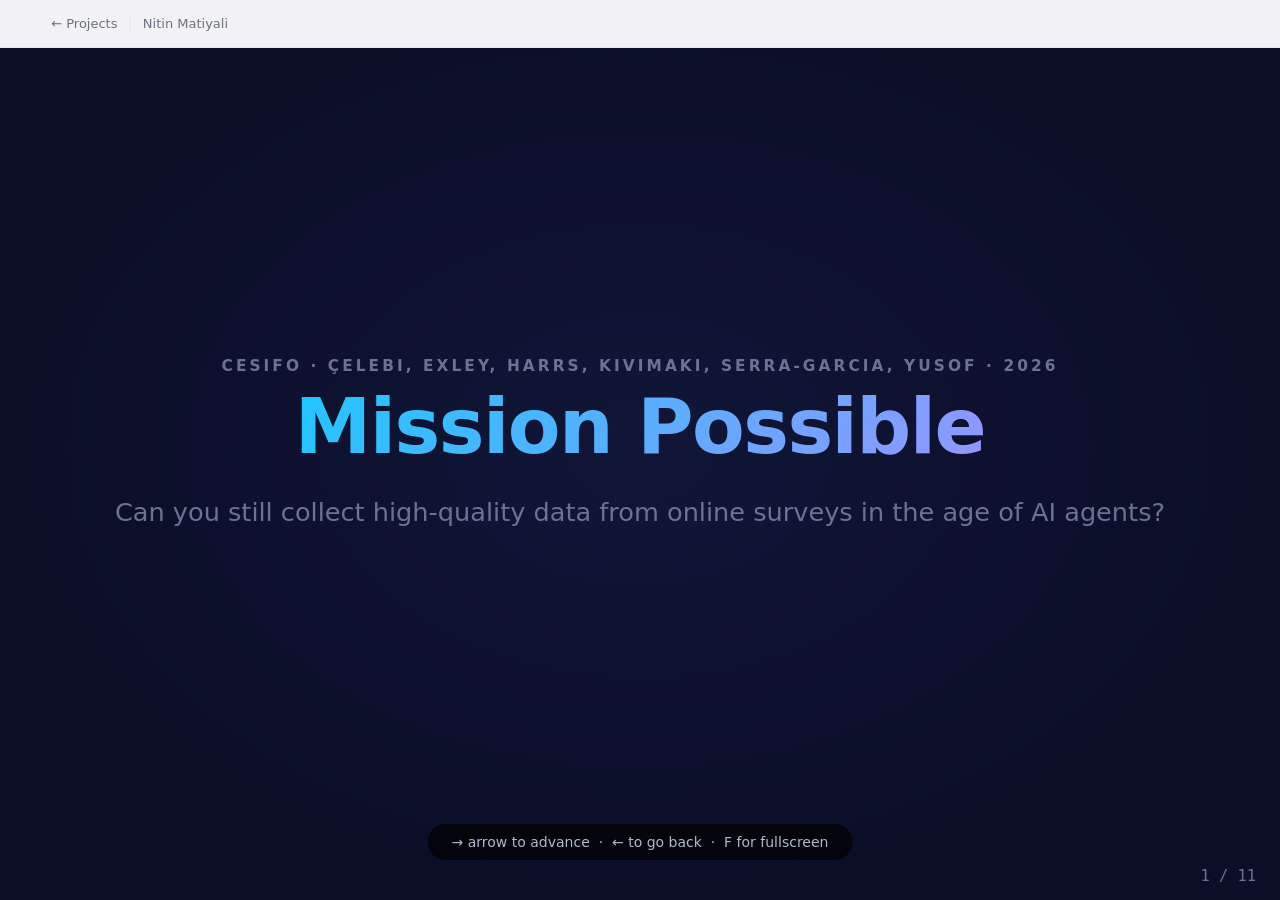
<file: projects/synthetic-respondents/mission-quality/index.html>
<!DOCTYPE html>
<html lang="en">
<head>
  <meta charset="UTF-8">
  <meta name="viewport" content="width=device-width, initial-scale=1.0">
  <title>Mission Possible — High-Quality Online Data</title>
  <link rel="stylesheet" href="css/presentation.css">
  <style>
    .slide.layout-center .slide-content {
      max-height: calc(100vh - var(--slide-padding) * 2);
      overflow: hidden;
    }
    .slide.layout-split .slide-text {
      justify-content: flex-start;
      overflow-y: auto;
      max-height: 100vh;
    }
  </style>
</head>
<body>
<div style="position:fixed;top:0;left:0;right:0;z-index:1000;background:rgba(255,255,255,0.95);backdrop-filter:blur(10px);border-bottom:1px solid #e5e7eb;height:48px;display:flex;align-items:center;padding:0 max(1.5rem,4vw);font-family:Inter,system-ui,sans-serif;gap:0;"><a href="/projects/" style="font-size:13px;font-weight:500;color:#6b7280;text-decoration:none;display:flex;align-items:center;gap:6px;">&#8592; Projects</a><span style="color:#e5e7eb;margin:0 10px;">|</span><a href="/" style="font-size:13px;font-weight:500;color:#6b7280;text-decoration:none;">Nitin Matiyali</a></div>
<div class="presentation">

  <!-- ══════════════════════════════════════════════════════════ -->
  <!-- SLIDE 1: TITLE -->
  <!-- ══════════════════════════════════════════════════════════ -->
  <section class="slide title-slide layout-center active" id="slide-1">
    <div class="slide-content">
      <p class="label" style="letter-spacing:0.2em;">CESifo · Çelebi, Exley, Harrs, Kivimaki, Serra-Garcia, Yusof · 2026</p>
      <h1>Mission Possible</h1>
      <p class="subtitle">Can you still collect high-quality data from online surveys in the age of AI agents?</p>
    </div>
  </section>

  <!-- ══════════════════════════════════════════════════════════ -->
  <!-- SLIDE 2: THE PROBLEM -->
  <!-- ══════════════════════════════════════════════════════════ -->
  <section class="slide layout-center" id="slide-2">
    <div class="slide-content">
      <p class="label">The Stakes</p>
      <h2>Online surveys power social science — but the <span class="text-orange">signal is getting noisier</span></h2>
      <div class="anim-step">
        <div class="card-row">
          <div class="card">
            <p class="label">The upside</p>
            <p>Online surveys offer large, diverse, cost-effective samples — critical for social science at scale</p>
          </div>
          <div class="card">
            <p class="label">The new threat</p>
            <p>AI agents can now autonomously complete surveys. Participants may use LLMs to answer. Fraudulent accounts multiply responses.</p>
          </div>
        </div>
      </div>
      <div class="anim-step">
        <div class="key-insight">
          <p>The central question: <strong>Is any given survey response from an attentive human — or a bot, AI agent, or distracted respondent gaming the system?</strong></p>
        </div>
      </div>
      <div class="anim-step">
        <p style="color:var(--text-secondary)">Researchers need empirical evidence — not gut feeling — to know whether online data is trustworthy, and what to do about it.</p>
      </div>
    </div>
  </section>

  <!-- ══════════════════════════════════════════════════════════ -->
  <!-- SLIDE 3: THE STUDY -->
  <!-- ══════════════════════════════════════════════════════════ -->
  <section class="slide layout-split" id="slide-3">
    <div class="slide-text">
      <p class="label">The Study</p>
      <h2>One survey instrument, <span class="text-cyan">six respondent sources</span></h2>
      <p>The researchers ran the same survey across radically different populations — to build an empirical map of data quality.</p>
      <div class="anim-step">
        <div class="highlight-box green">
          <p><strong>Lab (Gold Standard)</strong> — 314 UC San Diego students, in-person, no LLM use allowed</p>
        </div>
      </div>
      <div class="anim-step">
        <div class="highlight-box orange">
          <p><strong>AI Agents (Adversarial Baseline)</strong> — 240 submissions from ChatGPT Agent, Perplexity Comet, Claude in Chrome, and BrowserUse</p>
        </div>
      </div>
      <div class="anim-step">
        <div class="highlight-box">
          <p><strong>4 Online Platforms</strong> — ~3,000 U.S. participants across Prolific, MTurk, Bilendi, and Moblab</p>
        </div>
      </div>
      <div class="anim-step">
        <p style="color:var(--text-dim); font-size:0.9em">The survey included a dictator game (split $10), an open-ended question explaining the decision, attention checks, and demographic questions.</p>
      </div>
    </div>
    <div class="slide-visual">
      <div class="diagram-container">
        <svg viewBox="0 0 500 420" font-family="Inter, sans-serif">
          <defs>
            <marker id="arr-s" markerWidth="10" markerHeight="7" refX="10" refY="3.5" orient="auto">
              <polygon points="0 0, 10 3.5, 0 7" fill="#00d4ff"/>
            </marker>
          </defs>

          <!-- Survey box center -->
          <rect x="170" y="170" width="160" height="70" rx="10" fill="#0a1040" stroke="#00d4ff" stroke-width="2"/>
          <text x="250" y="200" text-anchor="middle" fill="#00d4ff" font-size="13" font-weight="bold">Same Survey</text>
          <text x="250" y="220" text-anchor="middle" fill="#b0b8d0" font-size="11">Dictator game + checks</text>

          <!-- Lab -->
          <rect x="20" y="20" width="130" height="55" rx="8" fill="#0a1a10" stroke="#00e676" stroke-width="1.5"/>
          <text x="85" y="44" text-anchor="middle" fill="#00e676" font-size="12" font-weight="bold">Lab</text>
          <text x="85" y="62" text-anchor="middle" fill="#b0b8d0" font-size="10">314 UCSD students</text>
          <line x1="150" y1="55" x2="188" y2="175" stroke="#00e676" stroke-width="1.5" stroke-dasharray="4,3"/>

          <!-- AI Agents -->
          <rect x="350" y="20" width="130" height="55" rx="8" fill="#1a0808" stroke="#ff5252" stroke-width="1.5"/>
          <text x="415" y="44" text-anchor="middle" fill="#ff5252" font-size="12" font-weight="bold">AI Agents</text>
          <text x="415" y="62" text-anchor="middle" fill="#b0b8d0" font-size="10">240 bot submissions</text>
          <line x1="350" y1="55" x2="312" y2="175" stroke="#ff5252" stroke-width="1.5" stroke-dasharray="4,3"/>

          <!-- Prolific -->
          <rect x="20" y="200" width="120" height="55" rx="8" fill="#0a1020" stroke="#00d4ff" stroke-width="1.5"/>
          <text x="80" y="224" text-anchor="middle" fill="#00d4ff" font-size="12" font-weight="bold">Prolific</text>
          <text x="80" y="242" text-anchor="middle" fill="#b0b8d0" font-size="10">~1,200 participants</text>
          <line x1="140" y1="227" x2="170" y2="210" stroke="#00d4ff" stroke-width="1.5" stroke-dasharray="4,3"/>

          <!-- MTurk -->
          <rect x="20" y="340" width="120" height="55" rx="8" fill="#1a1000" stroke="#ffd740" stroke-width="1.5"/>
          <text x="80" y="364" text-anchor="middle" fill="#ffd740" font-size="12" font-weight="bold">MTurk</text>
          <text x="80" y="382" text-anchor="middle" fill="#b0b8d0" font-size="10">881 participants</text>
          <line x1="140" y1="367" x2="170" y2="240" stroke="#ffd740" stroke-width="1.5" stroke-dasharray="4,3"/>

          <!-- Bilendi -->
          <rect x="360" y="200" width="120" height="55" rx="8" fill="#100a1a" stroke="#b388ff" stroke-width="1.5"/>
          <text x="420" y="224" text-anchor="middle" fill="#b388ff" font-size="12" font-weight="bold">Bilendi</text>
          <text x="420" y="242" text-anchor="middle" fill="#b0b8d0" font-size="10">~510 participants</text>
          <line x1="360" y1="227" x2="330" y2="210" stroke="#b388ff" stroke-width="1.5" stroke-dasharray="4,3"/>

          <!-- Moblab -->
          <rect x="360" y="340" width="120" height="55" rx="8" fill="#0a1018" stroke="#ff6b35" stroke-width="1.5"/>
          <text x="420" y="364" text-anchor="middle" fill="#ff6b35" font-size="12" font-weight="bold">Moblab</text>
          <text x="420" y="382" text-anchor="middle" fill="#b0b8d0" font-size="10">~413 participants</text>
          <line x1="360" y1="367" x2="330" y2="240" stroke="#ff6b35" stroke-width="1.5" stroke-dasharray="4,3"/>
        </svg>
      </div>
    </div>
  </section>

  <!-- ══════════════════════════════════════════════════════════ -->
  <!-- SLIDE 4: SECTION BREAK — THE CHECKS -->
  <!-- ══════════════════════════════════════════════════════════ -->
  <section class="slide section-transition layout-center" id="slide-4">
    <div class="slide-content">
      <p class="label">The Method</p>
      <h2 class="gradient-text">5 Data Quality Checks</h2>
      <p>Simple, reusable, designed to catch AI agents, inattentive humans, and fraudulent accounts — without over-excluding real respondents.</p>
    </div>
  </section>

  <!-- ══════════════════════════════════════════════════════════ -->
  <!-- SLIDE 5: THE 5 CHECKS -->
  <!-- ══════════════════════════════════════════════════════════ -->
  <section class="slide layout-split" id="slide-5">
    <div class="slide-text">
      <p class="label">Data Quality Checks</p>
      <h2>Five checks, each targeting a <span class="text-cyan">different failure mode</span></h2>
      <p>No single check catches everything. The combination is what works.</p>
      <div class="anim-step">
        <div class="highlight-box">
          <p><strong>1. Classic Attention Check</strong> — "Select the option furthest to the left/right" on a Likert scale. Catches inattentive humans — but AI agents pass this 99% of the time.</p>
        </div>
      </div>
      <div class="anim-step">
        <div class="highlight-box green">
          <p><strong>2. Video Attention Check</strong> — Watch a short video, type the 4 numbers shown sequentially. Only 17% of AI agents pass. 97%+ of humans pass.</p>
        </div>
      </div>
      <div class="anim-step">
        <div class="highlight-box orange">
          <p><strong>3. Typed Text</strong> — Did the respondent actually type the open-text response? Detects copy-paste, LLM injection, and automated text insertion. Only 45% of AI agents pass.</p>
        </div>
      </div>
      <div class="anim-step">
        <div class="highlight-box pink">
          <p><strong>4. Typed with Typical Speed</strong> — Median keystroke interval &gt;75ms. Flags ultra-fast (automated) text entry. Only 8% of AI agents pass vs 97% of lab participants.</p>
        </div>
      </div>
      <div class="anim-step">
        <div class="highlight-box purple">
          <p><strong>5. Unique IP Address</strong> — Each response must come from a unique IP. Catches account fraud and duplicate submissions.</p>
        </div>
      </div>
    </div>
    <div class="slide-visual">
      <div class="diagram-container">
        <svg viewBox="0 0 480 440" font-family="Inter, sans-serif">
          <!-- Title -->
          <text x="240" y="28" text-anchor="middle" fill="#b0b8d0" font-size="13" font-weight="bold">AI Agent pass rates per check</text>
          <text x="240" y="46" text-anchor="middle" fill="#6b7394" font-size="11">(vs 97%+ for lab humans on all checks)</text>

          <!-- Check labels & bars (horizontal bar chart) -->
          <!-- Bar height area: y=70 to y=410 -->
          <!-- 5 bars, each ~60px tall with 14px gap -->

          <!-- Classic Check — AI: 99% -->
          <text x="155" y="90" text-anchor="end" fill="#b0b8d0" font-size="11">Classic check</text>
          <rect x="160" y="74" width="285" height="28" rx="4" fill="#ff5252" opacity="0.85"/>
          <text x="455" y="93" fill="#ff5252" font-size="12" font-weight="bold">99%</text>
          <text x="164" y="93" fill="#fff" font-size="11" font-weight="bold">AI passes — useless for detecting bots</text>

          <!-- Video Check — AI: 17% -->
          <text x="155" y="148" text-anchor="end" fill="#b0b8d0" font-size="11">Video check</text>
          <rect x="160" y="132" width="49" height="28" rx="4" fill="#00e676" opacity="0.9"/>
          <text x="215" y="151" fill="#00e676" font-size="12" font-weight="bold">17%</text>

          <!-- Typed Text — AI: 45% -->
          <text x="155" y="206" text-anchor="end" fill="#b0b8d0" font-size="11">Typed text</text>
          <rect x="160" y="190" width="129" height="28" rx="4" fill="#ff6b35" opacity="0.85"/>
          <text x="295" y="209" fill="#ff6b35" font-size="12" font-weight="bold">45%</text>

          <!-- Typical Speed — AI: 8% -->
          <text x="155" y="264" text-anchor="end" fill="#b0b8d0" font-size="11">Typing speed</text>
          <rect x="160" y="248" width="23" height="28" rx="4" fill="#ff4081" opacity="0.9"/>
          <text x="189" y="267" fill="#ff4081" font-size="12" font-weight="bold">8%</text>

          <!-- ALL 5 checks — AI: 0% -->
          <text x="155" y="330" text-anchor="end" fill="#ffffff" font-size="12" font-weight="bold">All 5 checks</text>
          <rect x="160" y="314" width="3" height="28" rx="2" fill="#6b7394"/>
          <text x="170" y="333" fill="#6b7394" font-size="12" font-weight="bold">0%</text>
          <text x="200" y="333" fill="#00e676" font-size="11">← no AI agent passes all</text>

          <!-- axis -->
          <line x1="160" y1="360" x2="450" y2="360" stroke="#334" stroke-width="1.5"/>
          <text x="160" y="378" fill="#6b7394" font-size="10" text-anchor="middle">0%</text>
          <text x="305" y="378" fill="#6b7394" font-size="10" text-anchor="middle">50%</text>
          <text x="450" y="378" fill="#6b7394" font-size="10" text-anchor="middle">100%</text>

          <!-- Legend note -->
          <text x="240" y="415" text-anchor="middle" fill="#6b7394" font-size="10">Bar width = fraction of AI agents that pass each check</text>
        </svg>
      </div>
    </div>
  </section>

  <!-- ══════════════════════════════════════════════════════════ -->
  <!-- SLIDE 6: PLATFORM RESULTS (1ST STAGE) -->
  <!-- ══════════════════════════════════════════════════════════ -->
  <section class="slide layout-split" id="slide-6">
    <div class="slide-text">
      <p class="label">Baseline Results</p>
      <h2>Platform quality varies <span class="text-orange">dramatically</span></h2>
      <p>The same survey, the same checks — but the share of respondents passing all five checks differs by a factor of <strong>10×</strong> across platforms.</p>
      <div class="anim-step">
        <div class="highlight-box green">
          <p><strong>Prolific: 90%</strong> pass all checks in the first stage — close to the lab benchmark of 80%.</p>
        </div>
      </div>
      <div class="anim-step">
        <div class="highlight-box">
          <p><strong>Bilendi: 73% · Moblab: 55%</strong> — moderate quality, large room for improvement with screening.</p>
        </div>
      </div>
      <div class="anim-step">
        <div class="highlight-box orange">
          <p><strong>MTurk: only 9%</strong> pass all checks. The platform has severely degraded. Only 79 of 881 respondents qualify as high-quality.</p>
        </div>
      </div>
      <div class="anim-step">
        <div class="key-insight">
          <p>AI agent pass rate: <strong>0%</strong>. The five checks successfully eliminate all 240 AI agent submissions.</p>
        </div>
      </div>
    </div>
    <div class="slide-visual">
      <div class="diagram-container">
        <svg viewBox="0 0 500 400" font-family="Inter, sans-serif">
          <defs>
            <marker id="arr-ax" markerWidth="8" markerHeight="6" refX="8" refY="3" orient="auto">
              <polygon points="0 0, 8 3, 0 6" fill="#6b7394"/>
            </marker>
          </defs>

          <text x="250" y="28" text-anchor="middle" fill="#b0b8d0" font-size="13" font-weight="bold">% Passing All 5 Quality Checks (Baseline)</text>

          <!-- Y axis -->
          <line x1="60" y1="340" x2="60" y2="40" stroke="#334" stroke-width="1.5" marker-end="url(#arr-ax)"/>
          <text x="55" y="344" fill="#6b7394" font-size="10" text-anchor="end">0%</text>
          <text x="55" y="230" fill="#6b7394" font-size="10" text-anchor="end">50%</text>
          <text x="55" y="120" fill="#6b7394" font-size="10" text-anchor="end">100%</text>
          <line x1="56" y1="230" x2="60" y2="230" stroke="#334" stroke-width="1"/>
          <line x1="56" y1="120" fill="#334" stroke="#334" stroke-width="1" x2="60"/>

          <!-- X axis -->
          <line x1="60" y1="340" x2="490" y2="340" stroke="#334" stroke-width="1.5"/>

          <!-- Bars: scale — 100% = 220px height, 0% = 340, 100%=120 -->
          <!-- AI: 0% -->
          <rect x="75" y="339" width="50" height="1" rx="2" fill="#ff5252" opacity="0.6"/>
          <text x="100" y="326" text-anchor="middle" fill="#ff5252" font-size="11" font-weight="bold">0%</text>
          <text x="100" y="358" text-anchor="middle" fill="#6b7394" font-size="10">AI</text>

          <!-- Lab: 80% -->
          <rect x="145" y="164" width="50" height="176" rx="3" fill="#00e676" opacity="0.8"/>
          <text x="170" y="152" text-anchor="middle" fill="#00e676" font-size="12" font-weight="bold">80%</text>
          <text x="170" y="358" text-anchor="middle" fill="#6b7394" font-size="10">Lab</text>

          <!-- MTurk: 9% -->
          <rect x="215" y="320" width="50" height="20" rx="3" fill="#ffd740" opacity="0.8"/>
          <text x="240" y="308" text-anchor="middle" fill="#ffd740" font-size="12" font-weight="bold">9%</text>
          <text x="240" y="358" text-anchor="middle" fill="#6b7394" font-size="10">MTurk</text>

          <!-- Moblab: 55% -->
          <rect x="285" y="219" width="50" height="121" rx="3" fill="#ff6b35" opacity="0.8"/>
          <text x="310" y="207" text-anchor="middle" fill="#ff6b35" font-size="12" font-weight="bold">55%</text>
          <text x="310" y="358" text-anchor="middle" fill="#6b7394" font-size="10">Moblab</text>

          <!-- Bilendi: 73% -->
          <rect x="355" y="180" width="50" height="160" rx="3" fill="#b388ff" opacity="0.8"/>
          <text x="380" y="168" text-anchor="middle" fill="#b388ff" font-size="12" font-weight="bold">73%</text>
          <text x="380" y="358" text-anchor="middle" fill="#6b7394" font-size="10">Bilendi</text>

          <!-- Prolific: 90% -->
          <rect x="425" y="142" width="50" height="198" rx="3" fill="#00d4ff" opacity="0.9"/>
          <text x="450" y="130" text-anchor="middle" fill="#00d4ff" font-size="12" font-weight="bold">90%</text>
          <text x="450" y="358" text-anchor="middle" fill="#6b7394" font-size="10">Prolific</text>

          <!-- Lab benchmark line -->
          <line x1="60" y1="164" x2="490" y2="164" stroke="#00e676" stroke-width="1" stroke-dasharray="5,4" opacity="0.4"/>
          <text x="492" y="168" fill="#00e676" font-size="9" opacity="0.6">Lab</text>
        </svg>
      </div>
    </div>
  </section>

  <!-- ══════════════════════════════════════════════════════════ -->
  <!-- SLIDE 7: WHAT CATCHES WHAT -->
  <!-- ══════════════════════════════════════════════════════════ -->
  <section class="slide layout-center" id="slide-7">
    <div class="slide-content">
      <p class="label">Key Insight</p>
      <h2>Different checks catch <span class="text-cyan">different problems</span> — no single check is enough</h2>
      <div class="anim-step">
        <div class="card-row">
          <div class="card">
            <p class="label" style="color:var(--accent-green)">Catches AI Agents</p>
            <p><strong>Video check</strong> (only 17% pass) and <strong>typing speed</strong> (only 8% pass) are the primary AI detectors</p>
          </div>
          <div class="card">
            <p class="label" style="color:var(--accent-orange)">Catches Inattentive Humans</p>
            <p><strong>Classic attention checks</strong> catch humans who race through surveys — but AI agents pass these 99% of the time</p>
          </div>
          <div class="card">
            <p class="label" style="color:var(--accent-purple)">Catches Account Fraud</p>
            <p><strong>Unique IP check</strong> — 21% of MTurk responses share duplicate IPs, consistent with account farming</p>
          </div>
        </div>
      </div>
      <div class="anim-step">
        <div class="highlight-box orange">
          <p>Behavioral data alone <strong>cannot</strong> detect AI agents. AI agents make similar dictator game decisions (60% give $5, vs 71% of lab participants), and their demographics look human too.</p>
        </div>
      </div>
      <div class="anim-step">
        <div class="key-insight">
          <p>The typing and video checks exploit a current technical limitation of AI agents — they process visual/keystroke information differently than humans. These checks may need to evolve as AI improves.</p>
        </div>
      </div>
    </div>
  </section>

  <!-- ══════════════════════════════════════════════════════════ -->
  <!-- SLIDE 8: SECTION BREAK — TWO-STAGE -->
  <!-- ══════════════════════════════════════════════════════════ -->
  <section class="slide section-transition layout-center" id="slide-8">
    <div class="slide-content">
      <p class="label">The Solution</p>
      <h2 class="gradient-text">The Two-Stage Recruitment Method</h2>
      <p>Screen first. Research second. Use quality checks to build a pool of verified respondents before running your actual study.</p>
    </div>
  </section>

  <!-- ══════════════════════════════════════════════════════════ -->
  <!-- SLIDE 9: TWO-STAGE DIAGRAM -->
  <!-- ══════════════════════════════════════════════════════════ -->
  <section class="slide layout-split" id="slide-9">
    <div class="slide-text">
      <p class="label">Two-Stage Recruitment</p>
      <h2>Run a short baseline survey first — <span class="text-green">invite only quality respondents</span> for the real study</h2>
      <p>The approach mirrors field survey methodology: a screener stage before the main instrument.</p>
      <div class="anim-step">
        <div class="highlight-box">
          <p><strong>Stage 1 — Baseline Survey</strong>: Short survey with the 5 quality checks. Broadly recruit from the platform. Identify who passes all checks.</p>
        </div>
      </div>
      <div class="anim-step">
        <div class="highlight-box green">
          <p><strong>Stage 2 — Main Study</strong>: Only re-invite respondents who passed all Stage 1 checks. Run your actual research instrument on this pre-verified pool.</p>
        </div>
      </div>
      <div class="anim-step">
        <div class="key-insight">
          <p>This ex-ante screening also limits p-hacking opportunities, since the quality pool is defined before the main data collection begins.</p>
        </div>
      </div>
      <div class="anim-step">
        <p style="color:var(--text-dim); font-size:0.9em">The checks in Stage 1 are broad and reusable across most studies with minimal modification — the open-text question can be added to almost any survey.</p>
      </div>
    </div>
    <div class="slide-visual">
      <div class="diagram-container">
        <svg viewBox="0 0 480 440" font-family="Inter, sans-serif">
          <defs>
            <marker id="arr-tw" markerWidth="10" markerHeight="7" refX="10" refY="3.5" orient="auto">
              <polygon points="0 0, 10 3.5, 0 7" fill="#00d4ff"/>
            </marker>
            <marker id="arr-tg" markerWidth="10" markerHeight="7" refX="10" refY="3.5" orient="auto">
              <polygon points="0 0, 10 3.5, 0 7" fill="#00e676"/>
            </marker>
            <marker id="arr-tr" markerWidth="10" markerHeight="7" refX="10" refY="3.5" orient="auto">
              <polygon points="0 0, 10 3.5, 0 7" fill="#ff5252"/>
            </marker>
          </defs>

          <!-- STAGE 1 -->
          <rect x="140" y="20" width="200" height="60" rx="10" fill="#0a1040" stroke="#00d4ff" stroke-width="2"/>
          <text x="240" y="46" text-anchor="middle" fill="#00d4ff" font-size="13" font-weight="bold">Stage 1: Baseline Survey</text>
          <text x="240" y="66" text-anchor="middle" fill="#b0b8d0" font-size="11">5 quality checks embedded</text>

          <!-- Arrow down to filter -->
          <line x1="240" y1="84" x2="240" y2="128" stroke="#00d4ff" stroke-width="2" marker-end="url(#arr-tw)"/>

          <!-- Filter diamond -->
          <polygon points="240,132 300,175 240,218 180,175" fill="#0d1530" stroke="#00d4ff" stroke-width="1.5"/>
          <text x="240" y="172" text-anchor="middle" fill="#b0b8d0" font-size="11">Pass all</text>
          <text x="240" y="190" text-anchor="middle" fill="#b0b8d0" font-size="11">5 checks?</text>

          <!-- Yes path — down -->
          <line x1="240" y1="218" x2="240" y2="265" stroke="#00e676" stroke-width="2" marker-end="url(#arr-tg)"/>
          <text x="252" y="248" fill="#00e676" font-size="11">YES</text>

          <!-- No path — right to reject -->
          <line x1="300" y1="175" x2="380" y2="175" stroke="#ff5252" stroke-width="2" marker-end="url(#arr-tr)"/>
          <text x="318" y="166" fill="#ff5252" font-size="11">NO</text>
          <rect x="382" y="155" width="80" height="40" rx="6" fill="#1a0808" stroke="#ff5252" stroke-width="1"/>
          <text x="422" y="178" text-anchor="middle" fill="#ff5252" font-size="10">Excluded</text>

          <!-- STAGE 2 -->
          <rect x="140" y="268" width="200" height="60" rx="10" fill="#0a1a10" stroke="#00e676" stroke-width="2"/>
          <text x="240" y="294" text-anchor="middle" fill="#00e676" font-size="13" font-weight="bold">Stage 2: Main Study</text>
          <text x="240" y="314" text-anchor="middle" fill="#b0b8d0" font-size="11">Pre-verified quality pool only</text>

          <!-- Arrow to outcome -->
          <line x1="240" y1="332" x2="240" y2="375" stroke="#00e676" stroke-width="2" marker-end="url(#arr-tg)"/>

          <!-- Outcome box -->
          <rect x="120" y="378" width="240" height="50" rx="8" fill="#101820" stroke="#b0b8d0" stroke-width="1"/>
          <text x="240" y="399" text-anchor="middle" fill="#ffffff" font-size="12" font-weight="bold">High-quality research data</text>
          <text x="240" y="418" text-anchor="middle" fill="#00e676" font-size="11">93–95% pass rate across platforms</text>
        </svg>
      </div>
    </div>
  </section>

  <!-- ══════════════════════════════════════════════════════════ -->
  <!-- SLIDE 10: TWO-STAGE RESULTS -->
  <!-- ══════════════════════════════════════════════════════════ -->
  <section class="slide layout-split" id="slide-10">
    <div class="slide-text">
      <p class="label">Two-Stage Results</p>
      <h2>Second-stage quality <span class="text-green">converges to lab-level</span> across platforms</h2>
      <p>After two-stage recruitment, the share of respondents passing all checks rises sharply on every viable platform.</p>
      <div class="anim-step">
        <div class="highlight-box green">
          <p><strong>Moblab: 55% → 95%</strong> — largest improvement, from moderate to excellent</p>
        </div>
      </div>
      <div class="anim-step">
        <div class="highlight-box">
          <p><strong>Bilendi: 73% → 93%</strong> — substantial improvement</p>
        </div>
      </div>
      <div class="anim-step">
        <div class="highlight-box">
          <p><strong>Prolific: 90% → 93%</strong> — already high quality; two-stage confirms and validates it</p>
        </div>
      </div>
      <div class="anim-step">
        <div class="highlight-box orange">
          <p><strong>MTurk: too degraded to run Stage 2.</strong> Only 79 of 881 participants qualified — insufficient for a main study. The two-stage method revealed this early, saving wasted resources.</p>
        </div>
      </div>
    </div>
    <div class="slide-visual">
      <div class="diagram-container">
        <svg viewBox="0 0 500 400" font-family="Inter, sans-serif">
          <text x="250" y="26" text-anchor="middle" fill="#b0b8d0" font-size="13" font-weight="bold">Two-Stage Effect on Quality</text>

          <!-- Y axis -->
          <line x1="60" y1="340" x2="60" y2="40" stroke="#334" stroke-width="1.5"/>
          <text x="55" y="344" fill="#6b7394" font-size="10" text-anchor="end">0%</text>
          <text x="55" y="230" fill="#6b7394" font-size="10" text-anchor="end">50%</text>
          <text x="55" y="120" fill="#6b7394" font-size="10" text-anchor="end">100%</text>

          <!-- X axis -->
          <line x1="60" y1="340" x2="490" y2="340" stroke="#334" stroke-width="1.5"/>

          <!-- Legend -->
          <rect x="320" y="38" width="14" height="14" rx="2" fill="#6b7394" opacity="0.7"/>
          <text x="338" y="50" fill="#b0b8d0" font-size="10">1st Stage</text>
          <rect x="390" y="38" width="14" height="14" rx="2" fill="#ff9cbc" opacity="0.7"/>
          <text x="408" y="50" fill="#b0b8d0" font-size="10">2nd Stage</text>

          <!-- MTurk: 9% only, no 2nd stage -->
          <rect x="75" y="320" width="38" height="20" rx="2" fill="#6b7394" opacity="0.7"/>
          <text x="94" y="310" text-anchor="middle" fill="#ffd740" font-size="11" font-weight="bold">9%</text>
          <text x="94" y="358" text-anchor="middle" fill="#6b7394" font-size="10">MTurk</text>
          <text x="94" y="372" text-anchor="middle" fill="#ff5252" font-size="9">No 2nd stage</text>

          <!-- Moblab: 55% → 95% -->
          <rect x="155" y="219" width="32" height="121" rx="2" fill="#6b7394" opacity="0.7"/>
          <rect x="191" y="131" width="32" height="209" rx="2" fill="#ff9cbc" opacity="0.8"/>
          <text x="171" y="207" text-anchor="middle" fill="#b0b8d0" font-size="10">55%</text>
          <text x="207" y="119" text-anchor="middle" fill="#00e676" font-size="12" font-weight="bold">95%</text>
          <text x="183" y="358" text-anchor="middle" fill="#6b7394" font-size="10">Moblab</text>

          <!-- Bilendi: 73% → 93% -->
          <rect x="265" y="180" width="32" height="160" rx="2" fill="#6b7394" opacity="0.7"/>
          <rect x="301" y="136" width="32" height="204" rx="2" fill="#ff9cbc" opacity="0.8"/>
          <text x="281" y="168" text-anchor="middle" fill="#b0b8d0" font-size="10">73%</text>
          <text x="317" y="124" text-anchor="middle" fill="#00e676" font-size="12" font-weight="bold">93%</text>
          <text x="293" y="358" text-anchor="middle" fill="#6b7394" font-size="10">Bilendi</text>

          <!-- Prolific: 90% → 93% -->
          <rect x="375" y="142" width="32" height="198" rx="2" fill="#6b7394" opacity="0.7"/>
          <rect x="411" y="136" width="32" height="204" rx="2" fill="#ff9cbc" opacity="0.8"/>
          <text x="391" y="130" text-anchor="middle" fill="#b0b8d0" font-size="10">90%</text>
          <text x="427" y="124" text-anchor="middle" fill="#00e676" font-size="12" font-weight="bold">93%</text>
          <text x="403" y="358" text-anchor="middle" fill="#6b7394" font-size="10">Prolific</text>

          <!-- Lab benchmark -->
          <line x1="60" y1="164" x2="490" y2="164" stroke="#00e676" stroke-width="1" stroke-dasharray="5,4" opacity="0.35"/>
          <text x="492" y="168" fill="#00e676" font-size="9" opacity="0.5">80% Lab</text>
        </svg>
      </div>
    </div>
  </section>

  <!-- ══════════════════════════════════════════════════════════ -->
  <!-- SLIDE 11: CONCLUSION -->
  <!-- ══════════════════════════════════════════════════════════ -->
  <section class="slide layout-center" id="slide-11">
    <div class="slide-content">
      <p class="label">Takeaways</p>
      <h2>High-quality online data is still <span class="text-green">achievable</span> — if you screen for it</h2>
      <div class="anim-step">
        <div class="card-row">
          <div class="card">
            <p class="label" style="color:var(--accent-cyan)">The good news</p>
            <p>Combining 5 simple quality checks with a two-stage recruitment method produces lab-comparable data quality on Prolific, Bilendi, and Moblab</p>
          </div>
          <div class="card">
            <p class="label" style="color:var(--accent-orange)">The warning</p>
            <p>Platform choice matters enormously. MTurk is severely degraded — only 9% pass quality checks. Two-stage method can't fix insufficient supply of quality respondents</p>
          </div>
          <div class="card">
            <p class="label" style="color:var(--accent-purple)">The arms race</p>
            <p>AI agents will improve. Today's video + typing checks exploit current AI limitations. Checks must evolve. The two-stage framework can accommodate new checks as they emerge</p>
          </div>
        </div>
      </div>
      <div class="anim-step">
        <div class="key-insight">
          <p>The practical prescription: run a short baseline survey with these 5 checks first. If enough respondents pass, run your main study on that pool. If not (like MTurk), you've saved time and money before wasting it on bad data.</p>
        </div>
      </div>
      <div class="anim-step">
        <p class="citation">Çelebi, Exley, Harrs, Kivimaki, Serra-Garcia &amp; Yusof — "Mission Possible: The Collection of High-Quality Online Data" — CESifo Working Paper 12535, March 2026</p>
      </div>
    </div>
  </section>

  <!-- ══════════════════════════════════════════════════════════ -->
  <!-- UI CHROME -->
  <!-- ══════════════════════════════════════════════════════════ -->
  <div class="progress-bar"></div>
  <div class="slide-counter"></div>
  <div class="step-indicator"></div>
  <div class="nav-hint">→ arrow to advance &nbsp;·&nbsp; ← to go back &nbsp;·&nbsp; F for fullscreen</div>

</div>
<script src="js/presentation.js"></script>
</body>
</html>
</file>
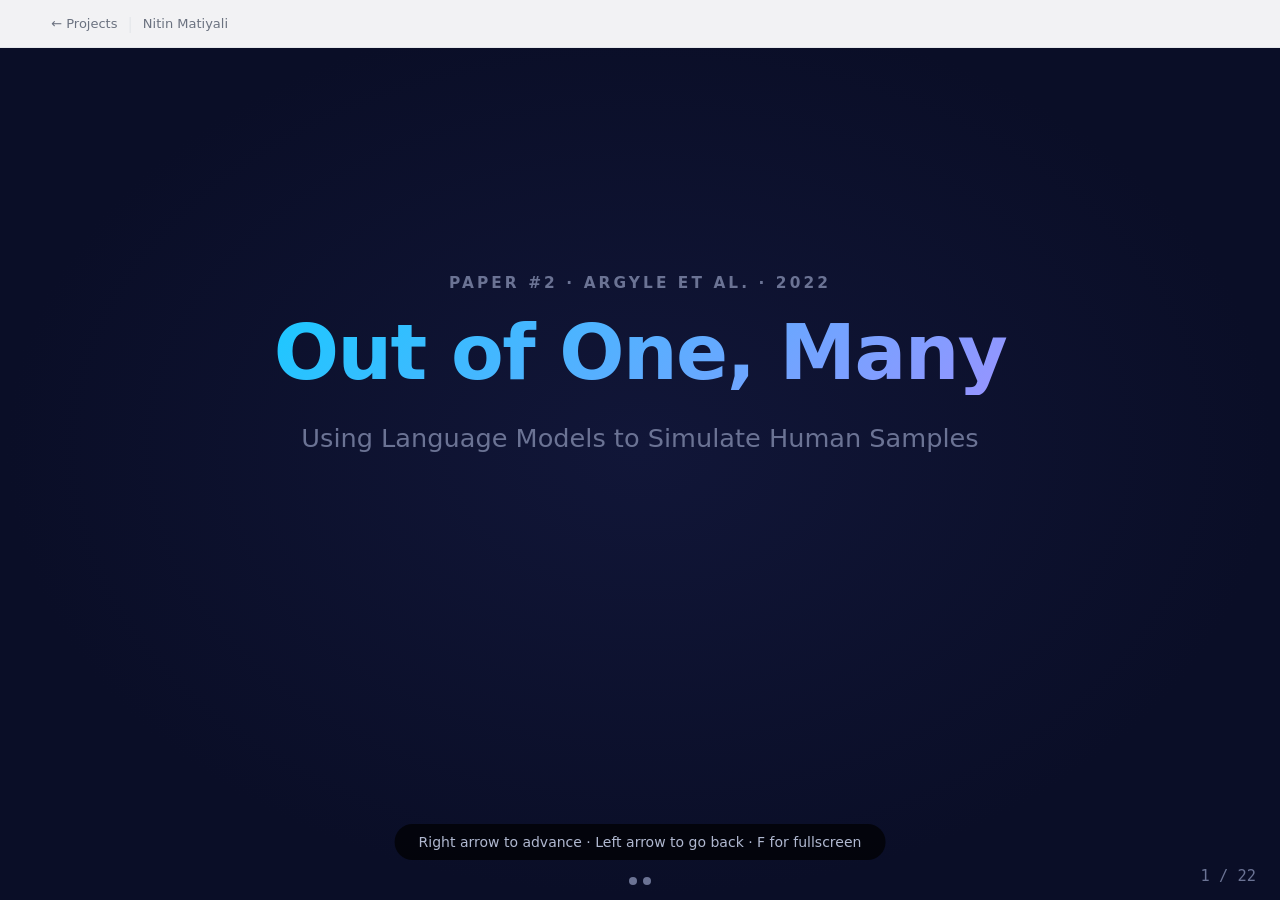
<file: projects/synthetic-respondents/out-of-one-many/index.html>
<!DOCTYPE html>
<html lang="en">
<head>
  <meta charset="UTF-8">
  <meta name="viewport" content="width=device-width, initial-scale=1.0">
  <title>Out of One, Many — Paper Explainer</title>
  <link rel="stylesheet" href="css/presentation.css">
  <style>
    /* Prevent content overflow on any slide */
    .slide-content, .slide-text {
      overflow: hidden;
      max-height: 100%;
    }
    .slide.layout-center .slide-content {
      max-height: calc(100vh - var(--slide-padding) * 2);
      overflow: hidden;
    }
  </style>
</head>
<body>
<div style="position:fixed;top:0;left:0;right:0;z-index:1000;background:rgba(255,255,255,0.95);backdrop-filter:blur(10px);border-bottom:1px solid #e5e7eb;height:48px;display:flex;align-items:center;padding:0 max(1.5rem,4vw);font-family:Inter,system-ui,sans-serif;gap:0;"><a href="/projects/" style="font-size:13px;font-weight:500;color:#6b7280;text-decoration:none;display:flex;align-items:center;gap:6px;">&#8592; Projects</a><span style="color:#e5e7eb;margin:0 10px;">|</span><a href="/" style="font-size:13px;font-weight:500;color:#6b7280;text-decoration:none;">Nitin Matiyali</a></div>

<div class="presentation">

<!-- ============================================================
     SLIDE 1 — Title
     ============================================================ -->
<section class="slide title-slide layout-center active" id="slide-1">
  <div class="slide-content">
    <p class="label" style="letter-spacing:0.2em; margin-bottom:16px;">Paper #2 · Argyle et al. · 2022</p>
    <h1>Out of One, Many</h1>
    <p class="subtitle" style="margin-top:12px;">Using Language Models to Simulate Human Samples</p>
    <div class="anim-step" style="margin-top:36px;">
      <p style="font-size:clamp(16px,1.8vw,26px); color:var(--text-dim);">
        A single LLM contains the statistical patterns of every human sub-population it was trained on.<br>
        This paper shows you how to pull them out — one person at a time.
      </p>
    </div>
    <div class="anim-step" style="margin-top:24px;">
      <p class="small-text" style="color:var(--text-dim);">Brigham Young University · Political Science + Computer Science</p>
    </div>
  </div>
</section>

<!-- ============================================================
     SLIDE 2 — The Problem
     ============================================================ -->
<section class="slide layout-center" id="slide-2">
  <div class="slide-content">
    <p class="label">The Problem</p>
    <h2>Running Surveys Is Hard</h2>
    <div class="anim-step">
      <p>Representative surveys take <span class="text-orange">weeks and cost tens of thousands of dollars</span>.</p>
    </div>
    <div class="anim-step">
      <p>Limited to wealthy countries, English speakers, easy-to-reach populations.</p>
    </div>
    <div class="anim-step">
      <p>Huge swaths of human opinion: <span class="text-orange">systematically under-surveyed</span>.</p>
    </div>
    <div class="anim-step">
      <div class="key-insight">
        <p>What if you could run a survey on a million synthetic people — for $29?</p>
      </div>
    </div>
  </div>
</section>

<!-- ============================================================
     SLIDE 3 — The Core Bet
     ============================================================ -->
<section class="slide layout-split" id="slide-3">
  <div class="slide-text">
    <p class="label">The Insight</p>
    <h2>GPT-3 Is Not One Thing</h2>
    <div class="anim-step">
      <p>Most people think an LLM has a single "bias" — it's liberal, or Western, or tech-skewed.</p>
    </div>
    <div class="anim-step">
      <p>The authors argue the opposite: it contains <span class="text-cyan">many distributions simultaneously</span> — one per human sub-population.</p>
    </div>
    <div class="anim-step">
      <div class="highlight-box">
        <p style="margin:0;">The right conditioning text navigates you to the right sub-population's region of the model.</p>
      </div>
    </div>
  </div>
  <div class="slide-visual">
    <div class="diagram-container">
      <svg viewBox="0 0 500 400" xmlns="http://www.w3.org/2000/svg">
        <defs>
          <radialGradient id="glow-cyan" cx="50%" cy="50%" r="50%">
            <stop offset="0%" stop-color="#00d4ff" stop-opacity="0.3"/>
            <stop offset="100%" stop-color="#00d4ff" stop-opacity="0"/>
          </radialGradient>
          <radialGradient id="glow-orange" cx="50%" cy="50%" r="50%">
            <stop offset="0%" stop-color="#ff6b35" stop-opacity="0.3"/>
            <stop offset="100%" stop-color="#ff6b35" stop-opacity="0"/>
          </radialGradient>
          <radialGradient id="glow-green" cx="50%" cy="50%" r="50%">
            <stop offset="0%" stop-color="#00e676" stop-opacity="0.3"/>
            <stop offset="100%" stop-color="#00e676" stop-opacity="0"/>
          </radialGradient>
          <radialGradient id="glow-purple" cx="50%" cy="50%" r="50%">
            <stop offset="0%" stop-color="#b388ff" stop-opacity="0.3"/>
            <stop offset="100%" stop-color="#b388ff" stop-opacity="0"/>
          </radialGradient>
        </defs>
        <!-- Big outer circle = model -->
        <ellipse cx="250" cy="200" rx="220" ry="180" fill="none" stroke="#334" stroke-width="2" stroke-dasharray="6 4"/>
        <text x="250" y="28" fill="#6b7394" font-size="14" text-anchor="middle" font-family="Inter, sans-serif">GPT-3</text>

        <!-- Sub-populations (hidden until steps) -->
        <g class="anim-step">
          <ellipse cx="160" cy="140" rx="70" ry="55" fill="url(#glow-cyan)" stroke="#00d4ff" stroke-width="1.5" stroke-dasharray="4 3"/>
          <text x="160" y="138" fill="#00d4ff" font-size="13" text-anchor="middle" font-family="Inter, sans-serif" font-weight="600">Strong Dem.</text>
          <text x="160" y="156" fill="#00d4ff" font-size="11" text-anchor="middle" font-family="Inter, sans-serif">urban, female, 28</text>
        </g>
        <g class="anim-step">
          <ellipse cx="340" cy="140" rx="70" ry="55" fill="url(#glow-orange)" stroke="#ff6b35" stroke-width="1.5" stroke-dasharray="4 3"/>
          <text x="340" y="138" fill="#ff6b35" font-size="13" text-anchor="middle" font-family="Inter, sans-serif" font-weight="600">Strong Rep.</text>
          <text x="340" y="156" fill="#ff6b35" font-size="11" text-anchor="middle" font-family="Inter, sans-serif">rural, male, 58</text>
        </g>
        <g class="anim-step">
          <ellipse cx="160" cy="270" rx="70" ry="50" fill="url(#glow-green)" stroke="#00e676" stroke-width="1.5" stroke-dasharray="4 3"/>
          <text x="160" y="268" fill="#00e676" font-size="13" text-anchor="middle" font-family="Inter, sans-serif" font-weight="600">Independent</text>
          <text x="160" y="286" fill="#00e676" font-size="11" text-anchor="middle" font-family="Inter, sans-serif">suburban, 34</text>
        </g>
        <g class="anim-step">
          <ellipse cx="340" cy="270" rx="70" ry="50" fill="url(#glow-purple)" stroke="#b388ff" stroke-width="1.5" stroke-dasharray="4 3"/>
          <text x="340" y="268" fill="#b388ff" font-size="13" text-anchor="middle" font-family="Inter, sans-serif" font-weight="600">Moderate</text>
          <text x="340" y="286" fill="#b388ff" font-size="11" text-anchor="middle" font-family="Inter, sans-serif">college-ed, 45</text>
        </g>
        <g class="anim-step">
          <text x="250" y="200" fill="#6b7394" font-size="12" text-anchor="middle" font-family="Inter, sans-serif">+ thousands more</text>
          <text x="250" y="218" fill="#6b7394" font-size="12" text-anchor="middle" font-family="Inter, sans-serif">sub-populations...</text>
        </g>
      </svg>
    </div>
  </div>
</section>

<!-- ============================================================
     SLIDE 4 — What GPT-3 is mathematically
     ============================================================ -->
<section class="slide layout-split" id="slide-4">
  <div class="slide-text">
    <p class="label">First Principles</p>
    <h2>What GPT-3 Actually Is</h2>
    <div class="anim-step">
      <p>A language model is a <span class="text-cyan">conditional probability distribution</span> over tokens.</p>
    </div>
    <div class="anim-step">
      <div class="formula">P(x<sub>n</sub> | x<sub>1</sub>, x<sub>2</sub>, ..., x<sub>n-1</sub>)</div>
      <p style="font-size:clamp(14px,1.4vw,20px); color:var(--text-dim);">Probability of next token, given all previous tokens</p>
    </div>
    <div class="anim-step">
      <p>Before it can generate, it needs <span class="text-orange">conditioning text</span> — the context that shifts the whole output distribution.</p>
    </div>
    <div class="anim-step">
      <div class="highlight-box orange">
        <p style="margin:0;">Context = <code>"Can you come"</code> → high P for "home"<br>
        Context = <code>"Can you eat"</code> → high P for "this"</p>
      </div>
    </div>
  </div>
  <div class="slide-visual">
    <div class="diagram-container">
      <svg viewBox="0 0 500 400" xmlns="http://www.w3.org/2000/svg">
        <defs>
          <marker id="arr-c" markerWidth="10" markerHeight="7" refX="10" refY="3.5" orient="auto">
            <polygon points="0 0, 10 3.5, 0 7" fill="#00d4ff"/>
          </marker>
          <marker id="arr-o" markerWidth="10" markerHeight="7" refX="10" refY="3.5" orient="auto">
            <polygon points="0 0, 10 3.5, 0 7" fill="#ff6b35"/>
          </marker>
        </defs>

        <!-- Box: context -->
        <rect x="30" y="60" width="180" height="60" rx="8" fill="rgba(0,212,255,0.08)" stroke="rgba(0,212,255,0.3)" stroke-width="1.5"/>
        <text x="120" y="88" fill="#b0b8d0" font-size="13" text-anchor="middle" font-family="Inter, sans-serif">Context</text>
        <text x="120" y="108" fill="#00d4ff" font-size="13" text-anchor="middle" font-family="Inter, sans-serif" font-style="italic">"I am a conservative..."</text>

        <!-- Arrow to model -->
        <line x1="210" y1="90" x2="280" y2="90" stroke="#00d4ff" stroke-width="2" marker-end="url(#arr-c)"/>

        <!-- Box: model -->
        <rect x="285" y="60" width="180" height="60" rx="8" fill="rgba(179,136,255,0.08)" stroke="rgba(179,136,255,0.3)" stroke-width="1.5"/>
        <text x="375" y="84" fill="#b388ff" font-size="13" text-anchor="middle" font-family="Inter, sans-serif">GPT-3</text>
        <text x="375" y="104" fill="#b388ff" font-size="11" text-anchor="middle" font-family="Inter, sans-serif">175B parameters</text>

        <!-- Arrow to output dist -->
        <line x1="375" y1="120" x2="375" y2="175" stroke="#b388ff" stroke-width="2" marker-end="url(#arr-c)"/>

        <!-- Output distribution -->
        <g class="anim-step">
          <text x="375" y="195" fill="#6b7394" font-size="13" text-anchor="middle" font-family="Inter, sans-serif">Output distribution</text>

          <!-- token bars -->
          <rect x="120" y="215" width="50" height="100" rx="4" fill="rgba(255,107,53,0.7)"/>
          <text x="145" y="330" fill="#ff6b35" font-size="11" text-anchor="middle" font-family="Inter, sans-serif">Conserv.</text>
          <text x="145" y="210" fill="#ff6b35" font-size="11" text-anchor="middle" font-family="Inter, sans-serif">0.42</text>

          <rect x="185" y="245" width="50" height="70" rx="4" fill="rgba(0,230,118,0.5)"/>
          <text x="210" y="330" fill="#00e676" font-size="11" text-anchor="middle" font-family="Inter, sans-serif">Patriot</text>
          <text x="210" y="240" fill="#00e676" font-size="11" text-anchor="middle" font-family="Inter, sans-serif">0.28</text>

          <rect x="250" y="280" width="50" height="35" rx="4" fill="rgba(0,212,255,0.4)"/>
          <text x="275" y="330" fill="#00d4ff" font-size="11" text-anchor="middle" font-family="Inter, sans-serif">Tradit.</text>
          <text x="275" y="275" fill="#00d4ff" font-size="11" text-anchor="middle" font-family="Inter, sans-serif">0.14</text>

          <rect x="315" y="295" width="50" height="20" rx="4" fill="rgba(179,136,255,0.4)"/>
          <text x="340" y="330" fill="#b388ff" font-size="11" text-anchor="middle" font-family="Inter, sans-serif">Liberal</text>
          <text x="340" y="290" fill="#b388ff" font-size="11" text-anchor="middle" font-family="Inter, sans-serif">0.08</text>

          <rect x="380" y="303" width="50" height="12" rx="4" fill="rgba(255,64,129,0.4)"/>
          <text x="405" y="330" fill="#ff4081" font-size="11" text-anchor="middle" font-family="Inter, sans-serif">Other</text>
        </g>
      </svg>
    </div>
  </div>
</section>

<!-- ============================================================
     SLIDE 5 — Algorithmic Fidelity
     ============================================================ -->
<section class="slide section-transition layout-center" id="slide-5">
  <div class="slide-content">
    <p class="label">The Key Concept</p>
    <h2 class="gradient-text">Algorithmic Fidelity</h2>
    <div class="anim-step">
      <p>How well does a model's internal patterns of relationships between ideas and attitudes <span class="text-cyan">match those within real human sub-populations</span>?</p>
    </div>
    <div class="anim-step">
      <blockquote>
        <p>"The model doesn't just contain one bias. It contains <em>many</em>. And by conditioning properly, you can select from them."</p>
        <span class="attribution">Argyle et al., 2022</span>
      </blockquote>
    </div>
  </div>
</section>

<!-- ============================================================
     SLIDE 6 — Four Criteria
     ============================================================ -->
<section class="slide layout-center" id="slide-6">
  <div class="slide-content">
    <p class="label">Algorithmic Fidelity</p>
    <h2>Four Criteria to Prove It</h2>
    <div class="two-col" style="margin-top:clamp(16px,2vw,28px);">
      <div class="anim-step">
        <div class="card">
          <p class="label" style="color:var(--accent-cyan);">Criterion 1</p>
          <p style="color:#fff; font-weight:600; margin-bottom:6px;">Social Science Turing Test</p>
          <p style="font-size:clamp(14px,1.5vw,22px);">Human evaluators can't reliably distinguish GPT-3 responses from real human responses.</p>
        </div>
      </div>
      <div class="anim-step">
        <div class="card">
          <p class="label" style="color:var(--accent-orange);">Criterion 2</p>
          <p style="color:#fff; font-weight:600; margin-bottom:6px;">Backward Continuity</p>
          <p style="font-size:clamp(14px,1.5vw,22px);">Reading the response, you could infer who wrote it — their demographics, politics, identity.</p>
        </div>
      </div>
      <div class="anim-step">
        <div class="card">
          <p class="label" style="color:var(--accent-green);">Criterion 3</p>
          <p style="color:#fff; font-weight:600; margin-bottom:6px;">Forward Continuity</p>
          <p style="font-size:clamp(14px,1.5vw,22px);">The response flows naturally from the conditioning context — it doesn't contradict the backstory.</p>
        </div>
      </div>
      <div class="anim-step">
        <div class="card" style="border-color:rgba(179,136,255,0.3);">
          <p class="label" style="color:var(--accent-purple);">Criterion 4 ★</p>
          <p style="color:#fff; font-weight:600; margin-bottom:6px;">Pattern Correspondence</p>
          <p style="font-size:clamp(14px,1.5vw,22px);">The correlations between variables (ideology ↔ vote, education ↔ party) match real-world data.</p>
        </div>
      </div>
    </div>
  </div>
</section>

<!-- ============================================================
     SLIDE 7 — Silicon Sampling Method
     ============================================================ -->
<section class="slide section-transition layout-center" id="slide-7">
  <div class="slide-content">
    <p class="label">The Method</p>
    <h2 class="gradient-text">Silicon Sampling</h2>
    <div class="anim-step">
      <p>Generate a <span class="text-cyan">virtual population</span> — each person is a GPT-3 completion conditioned on a demographic backstory.</p>
    </div>
    <div class="anim-step">
      <p>Demographics from <span class="text-orange">ANES</span> (American National Election Studies). GPT-3 supplies the responses.</p>
    </div>
  </div>
</section>

<!-- ============================================================
     SLIDE 8 — The Backstory Template
     ============================================================ -->
<section class="slide layout-split" id="slide-8">
  <div class="slide-text">
    <p class="label">Step by Step</p>
    <h2>Building a Silicon Individual</h2>
    <div class="anim-step">
      <p><span class="text-cyan">1.</span> Take a real survey participant's demographics from ANES.</p>
    </div>
    <div class="anim-step">
      <p><span class="text-orange">2.</span> Fill a first-person template with their age, race, gender, income, party ID, ideology.</p>
    </div>
    <div class="anim-step">
      <p><span class="text-green">3.</span> Append the survey question in first-person format.</p>
    </div>
    <div class="anim-step">
      <p><span class="text-purple">4.</span> Sample GPT-3's completion. That's your silicon response.</p>
    </div>
    <div class="anim-step">
      <p>Repeat for <em>every participant</em> → you have a silicon sample.</p>
    </div>
  </div>
  <div class="slide-visual">
    <div class="diagram-container">
      <svg viewBox="0 0 500 420" xmlns="http://www.w3.org/2000/svg">
        <!-- Template box -->
        <rect x="20" y="20" width="460" height="200" rx="10" fill="rgba(0,212,255,0.05)" stroke="rgba(0,212,255,0.2)" stroke-width="1.5"/>
        <text x="40" y="48" fill="#6b7394" font-size="12" font-family="Inter, sans-serif" font-style="italic">Conditioning context (backstory)</text>

        <text x="40" y="76" fill="#b0b8d0" font-size="13" font-family="Inter, sans-serif">Ideologically, I describe myself as</text>
        <text x="310" y="76" fill="#ff6b35" font-size="13" font-family="Inter, sans-serif" font-weight="600" text-decoration="underline">conservative</text>

        <text x="40" y="100" fill="#b0b8d0" font-size="13" font-family="Inter, sans-serif">. Politically, I am a</text>
        <text x="192" y="100" fill="#ff6b35" font-size="13" font-family="Inter, sans-serif" font-weight="600" text-decoration="underline">strong Republican</text>
        <text x="350" y="100" fill="#b0b8d0" font-size="13" font-family="Inter, sans-serif">. I am</text>

        <text x="40" y="124" fill="#ff6b35" font-size="13" font-family="Inter, sans-serif" font-weight="600" text-decoration="underline">male</text>
        <text x="76" y="124" fill="#b0b8d0" font-size="13" font-family="Inter, sans-serif">, </text>
        <text x="84" y="124" fill="#ff6b35" font-size="13" font-family="Inter, sans-serif" font-weight="600" text-decoration="underline">upper-class</text>
        <text x="176" y="124" fill="#b0b8d0" font-size="13" font-family="Inter, sans-serif">, and</text>
        <text x="214" y="124" fill="#ff6b35" font-size="13" font-family="Inter, sans-serif" font-weight="600" text-decoration="underline">young</text>
        <text x="258" y="124" fill="#b0b8d0" font-size="13" font-family="Inter, sans-serif">.</text>

        <text x="40" y="150" fill="#b0b8d0" font-size="13" font-family="Inter, sans-serif">When I describe Democrats, I respond with:</text>

        <!-- Question label -->
        <rect x="30" y="162" width="200" height="24" rx="4" fill="rgba(0,230,118,0.1)" stroke="rgba(0,230,118,0.25)" stroke-width="1"/>
        <text x="130" y="178" fill="#00e676" font-size="11" text-anchor="middle" font-family="Inter, sans-serif">← Survey question appended</text>

        <!-- Legend -->
        <rect x="20" y="230" width="12" height="12" rx="2" fill="#ff6b35"/>
        <text x="38" y="241" fill="#6b7394" font-size="12" font-family="Inter, sans-serif">Dynamically inserted from ANES data</text>
        <rect x="20" y="252" width="12" height="12" rx="2" fill="#b0b8d0"/>
        <text x="38" y="263" fill="#6b7394" font-size="12" font-family="Inter, sans-serif">Fixed template text</text>

        <!-- Arrow -->
        <line x1="250" y1="285" x2="250" y2="320" stroke="#6b7394" stroke-width="2" marker-end="url(#arr-c)"/>
        <defs>
          <marker id="arr-c" markerWidth="10" markerHeight="7" refX="10" refY="3.5" orient="auto">
            <polygon points="0 0, 10 3.5, 0 7" fill="#6b7394"/>
          </marker>
        </defs>

        <!-- Output box -->
        <g class="anim-step">
          <rect x="20" y="325" width="460" height="70" rx="10" fill="rgba(0,230,118,0.08)" stroke="rgba(0,230,118,0.3)" stroke-width="1.5"/>
          <text x="40" y="350" fill="#6b7394" font-size="12" font-family="Inter, sans-serif" font-style="italic">GPT-3 completion</text>
          <text x="40" y="374" fill="#00e676" font-size="14" font-family="Inter, sans-serif" font-weight="600">1. Liberal  2. Socialist  3. Communist  4. Atheist</text>
        </g>
      </svg>
    </div>
  </div>
</section>

<!-- ============================================================
     SLIDE 9 — The Skewed Marginals Problem
     ============================================================ -->
<section class="slide layout-split" id="slide-9">
  <div class="slide-text">
    <p class="label">The Core Math Problem</p>
    <h2>GPT-3's World Is Skewed</h2>
    <div class="anim-step">
      <p>Define: <span class="text-cyan">V</span> = vote choice. <span class="text-orange">B</span> = demographic background.</p>
    </div>
    <div class="anim-step">
      <p>GPT-3 models both jointly:</p>
      <div class="formula" style="font-size:clamp(12px,1.3vw,18px);">P(V, B<sub>GPT3</sub>) = P(V|B<sub>GPT3</sub>) × P(B<sub>GPT3</sub>)</div>
    </div>
    <div class="anim-step">
      <p>Problem: trained on internet text. Internet users ≠ Americans.</p>
      <p style="font-size:clamp(13px,1.4vw,20px); color:var(--text-dim);">Younger, more male, more tech-savvy, more Western.</p>
    </div>
    <div class="anim-step">
      <div class="highlight-box orange">
        <p style="margin:0;"><code>P(B<sub>GPT3</sub>)</code> ≠ <code>P(B<sub>True</sub>)</code></p>
        <p style="margin:6px 0 0; font-size:clamp(13px,1.3vw,18px); color:var(--text-dim);">Ask GPT-3 "how does America vote?" — you get the internet's answer.</p>
      </div>
    </div>
  </div>
  <div class="slide-visual">
    <div class="diagram-container">
      <svg viewBox="0 0 500 400" xmlns="http://www.w3.org/2000/svg">
        <defs>
          <marker id="arr-w" markerWidth="10" markerHeight="7" refX="10" refY="3.5" orient="auto">
            <polygon points="0 0, 10 3.5, 0 7" fill="#ffffff"/>
          </marker>
        </defs>

        <!-- GPT-3 distribution (skewed) -->
        <text x="130" y="35" fill="#6b7394" font-size="14" text-anchor="middle" font-family="Inter, sans-serif">P(B) in GPT-3</text>
        <text x="130" y="52" fill="#ff5252" font-size="11" text-anchor="middle" font-family="Inter, sans-serif">(internet-skewed)</text>
        <!-- bars -->
        <rect x="40" y="170" width="36" height="90" rx="3" fill="rgba(255,107,53,0.7)"/>
        <text x="58" y="278" fill="#6b7394" font-size="10" text-anchor="middle" font-family="Inter, sans-serif">18-25</text>
        <rect x="85" y="130" width="36" height="130" rx="3" fill="rgba(255,107,53,0.7)"/>
        <text x="103" y="278" fill="#6b7394" font-size="10" text-anchor="middle" font-family="Inter, sans-serif">26-35</text>
        <rect x="130" y="160" width="36" height="100" rx="3" fill="rgba(255,107,53,0.7)"/>
        <text x="148" y="278" fill="#6b7394" font-size="10" text-anchor="middle" font-family="Inter, sans-serif">36-50</text>
        <rect x="175" y="220" width="36" height="40" rx="3" fill="rgba(255,107,53,0.4)"/>
        <text x="193" y="278" fill="#6b7394" font-size="10" text-anchor="middle" font-family="Inter, sans-serif">51-65</text>
        <rect x="220" y="240" width="36" height="20" rx="3" fill="rgba(255,107,53,0.3)"/>
        <text x="238" y="278" fill="#6b7394" font-size="10" text-anchor="middle" font-family="Inter, sans-serif">65+</text>
        <!-- x-axis -->
        <line x1="30" y1="262" x2="270" y2="262" stroke="#334" stroke-width="1.5"/>

        <!-- arrow -->
        <g class="anim-step">
          <line x1="290" y1="190" x2="330" y2="190" stroke="#ffffff" stroke-width="2" marker-end="url(#arr-w)"/>
          <text x="310" y="178" fill="#6b7394" font-size="11" text-anchor="middle" font-family="Inter, sans-serif">Fix with</text>
          <text x="310" y="208" fill="#00d4ff" font-size="11" text-anchor="middle" font-family="Inter, sans-serif">ANES data</text>
        </g>

        <!-- ANES distribution (balanced) -->
        <g class="anim-step">
          <text x="420" y="35" fill="#6b7394" font-size="14" text-anchor="middle" font-family="Inter, sans-serif">P(B) from ANES</text>
          <text x="420" y="52" fill="#00e676" font-size="11" text-anchor="middle" font-family="Inter, sans-serif">(representative)</text>
          <rect x="340" y="200" width="28" height="60" rx="3" fill="rgba(0,212,255,0.7)"/>
          <text x="354" y="278" fill="#6b7394" font-size="10" text-anchor="middle" font-family="Inter, sans-serif">18-25</text>
          <rect x="377" y="190" width="28" height="70" rx="3" fill="rgba(0,212,255,0.7)"/>
          <text x="391" y="278" fill="#6b7394" font-size="10" text-anchor="middle" font-family="Inter, sans-serif">26-35</text>
          <rect x="414" y="175" width="28" height="85" rx="3" fill="rgba(0,212,255,0.7)"/>
          <text x="428" y="278" fill="#6b7394" font-size="10" text-anchor="middle" font-family="Inter, sans-serif">36-50</text>
          <rect x="451" y="185" width="28" height="75" rx="3" fill="rgba(0,212,255,0.7)"/>
          <text x="465" y="278" fill="#6b7394" font-size="10" text-anchor="middle" font-family="Inter, sans-serif">51-65</text>
          <line x1="330" y1="262" x2="490" y2="262" stroke="#334" stroke-width="1.5"/>
        </g>

        <!-- Key point -->
        <g class="anim-step">
          <rect x="30" y="300" width="440" height="80" rx="8" fill="rgba(0,212,255,0.06)" stroke="rgba(0,212,255,0.2)" stroke-width="1"/>
          <text x="250" y="328" fill="#00d4ff" font-size="13" text-anchor="middle" font-family="Inter, sans-serif" font-weight="600">Use ANES for who Americans are.</text>
          <text x="250" y="352" fill="#b0b8d0" font-size="13" text-anchor="middle" font-family="Inter, sans-serif">Trust GPT-3 only for P(V|B) — how each group responds.</text>
        </g>
      </svg>
    </div>
  </div>
</section>

<!-- ============================================================
     SLIDE 10 — The Math Fix
     ============================================================ -->
<section class="slide layout-center" id="slide-10">
  <div class="slide-content">
    <p class="label">The Math Fix</p>
    <h2>Correcting Skewed Marginals</h2>

    <div class="anim-step">
      <p>What we want:</p>
      <div class="formula" style="font-size:clamp(14px,1.6vw,24px);">P(V) = ∫ P(V|B) × P(B<sub>True</sub>) dB</div>
    </div>

    <div class="anim-step">
      <div class="two-col" style="margin-top:clamp(8px,1vw,14px);">
        <div class="highlight-box orange">
          <p class="label" style="color:var(--accent-orange);">Can't trust</p>
          <div class="formula" style="font-size:clamp(13px,1.3vw,18px); padding:6px;">P(B<sub>GPT3</sub>)</div>
          <p style="font-size:clamp(12px,1.2vw,17px); color:var(--text-dim); margin-bottom:0;">Who GPT-3 thinks exists — internet-skewed</p>
        </div>
        <div class="highlight-box green">
          <p class="label" style="color:var(--accent-green);">Can trust</p>
          <div class="formula" style="font-size:clamp(13px,1.3vw,18px); padding:6px;">P(V|B)</div>
          <p style="font-size:clamp(12px,1.2vw,17px); color:var(--text-dim); margin-bottom:0;">How a <em>given</em> person responds — GPT-3 learned this well</p>
        </div>
      </div>
    </div>

    <div class="anim-step">
      <p>Sample backstories from ANES. Compute:</p>
      <div class="formula" style="font-size:clamp(14px,1.6vw,24px);">P(V | B<sub>ANES</sub>) × P(B<sub>ANES</sub>)</div>
    </div>

    <div class="anim-step">
      <div class="key-insight">
        <p>Like <span class="text-cyan">Simpson's Paradox</span> — aggregate GPT-3 misleads. Condition on real demographics: it's accurate.</p>
      </div>
    </div>
  </div>
</section>

<!-- ============================================================
     SLIDE 11 — Extracting Probabilities
     ============================================================ -->
<section class="slide layout-split" id="slide-11">
  <div class="slide-text">
    <p class="label">Technical Detail</p>
    <h2>Turning Text Into Probabilities</h2>
    <div class="anim-step">
      <p>For vote prediction, you need a <span class="text-cyan">probability</span>, not just text.</p>
    </div>
    <div class="anim-step">
      <p>Prompt: <code>"In 2016, I voted for ___"</code></p>
    </div>
    <div class="anim-step">
      <p>GPT-3 assigns log-probabilities to every possible next token. Problem: "Trump" is spread across many tokens: <code>Donald</code>, <code>donald</code>, <code>Trump</code>, <code>trump</code>, <code>TRUMP</code>...</p>
    </div>
    <div class="anim-step">
      <div class="highlight-box">
        <p style="margin:0;"><strong>Fix:</strong> Collapse all variants of each candidate → sum their probabilities → normalize so all candidates sum to 1.</p>
        <div class="formula" style="margin-top:10px; font-size:clamp(13px,1.3vw,18px);">P(Trump) = softmax( Σ log-P(token ∈ Trump-set) )</div>
      </div>
    </div>
  </div>
  <div class="slide-visual">
    <div class="diagram-container">
      <svg viewBox="0 0 500 380" xmlns="http://www.w3.org/2000/svg">
        <defs>
          <marker id="arr-c2" markerWidth="10" markerHeight="7" refX="10" refY="3.5" orient="auto">
            <polygon points="0 0, 10 3.5, 0 7" fill="#00d4ff"/>
          </marker>
        </defs>

        <!-- Token probs -->
        <text x="250" y="28" fill="#6b7394" font-size="14" text-anchor="middle" font-family="Inter, sans-serif">Raw token log-probabilities</text>

        <rect x="30" y="45" width="200" height="35" rx="5" fill="rgba(255,107,53,0.15)" stroke="rgba(255,107,53,0.3)" stroke-width="1"/>
        <text x="80" y="68" fill="#ff6b35" font-size="13" font-family="monospace">"Donald"</text>
        <text x="200" y="68" fill="#6b7394" font-size="13" font-family="monospace" text-anchor="end">-1.2</text>

        <rect x="30" y="88" width="200" height="35" rx="5" fill="rgba(255,107,53,0.15)" stroke="rgba(255,107,53,0.3)" stroke-width="1"/>
        <text x="80" y="111" fill="#ff6b35" font-size="13" font-family="monospace">"Trump"</text>
        <text x="200" y="111" fill="#6b7394" font-size="13" font-family="monospace" text-anchor="end">-1.8</text>

        <rect x="30" y="131" width="200" height="35" rx="5" fill="rgba(255,107,53,0.08)" stroke="rgba(255,107,53,0.2)" stroke-width="1"/>
        <text x="80" y="154" fill="#ff6b35" font-size="13" font-family="monospace" opacity="0.6">"TRUMP"</text>
        <text x="200" y="154" fill="#6b7394" font-size="13" font-family="monospace" text-anchor="end">-3.1</text>

        <rect x="30" y="174" width="200" height="35" rx="5" fill="rgba(0,212,255,0.15)" stroke="rgba(0,212,255,0.3)" stroke-width="1"/>
        <text x="80" y="197" fill="#00d4ff" font-size="13" font-family="monospace">"Hillary"</text>
        <text x="200" y="197" fill="#6b7394" font-size="13" font-family="monospace" text-anchor="end">-2.6</text>

        <rect x="30" y="217" width="200" height="35" rx="5" fill="rgba(0,212,255,0.15)" stroke="rgba(0,212,255,0.3)" stroke-width="1"/>
        <text x="80" y="240" fill="#00d4ff" font-size="13" font-family="monospace">"Clinton"</text>
        <text x="200" y="240" fill="#6b7394" font-size="13" font-family="monospace" text-anchor="end">-2.9</text>

        <!-- Arrow collapse -->
        <g class="anim-step">
          <line x1="240" y1="190" x2="290" y2="190" stroke="#00d4ff" stroke-width="2" marker-end="url(#arr-c2)"/>
          <text x="265" y="178" fill="#6b7394" font-size="11" text-anchor="middle" font-family="Inter, sans-serif">collapse</text>
          <text x="265" y="207" fill="#6b7394" font-size="11" text-anchor="middle" font-family="Inter, sans-serif">+ normalize</text>

          <!-- Final output -->
          <rect x="295" y="145" width="180" height="50" rx="8" fill="rgba(255,107,53,0.1)" stroke="rgba(255,107,53,0.3)" stroke-width="1.5"/>
          <text x="385" y="168" fill="#ff6b35" font-size="14" text-anchor="middle" font-family="Inter, sans-serif" font-weight="600">P(Trump) = 0.57</text>
          <text x="385" y="188" fill="#6b7394" font-size="11" text-anchor="middle" font-family="Inter, sans-serif">all Trump-tokens summed</text>

          <rect x="295" y="210" width="180" height="50" rx="8" fill="rgba(0,212,255,0.1)" stroke="rgba(0,212,255,0.3)" stroke-width="1.5"/>
          <text x="385" y="233" fill="#00d4ff" font-size="14" text-anchor="middle" font-family="Inter, sans-serif" font-weight="600">P(Clinton) = 0.43</text>
          <text x="385" y="253" fill="#6b7394" font-size="11" text-anchor="middle" font-family="Inter, sans-serif">all Clinton-tokens summed</text>
        </g>
      </svg>
    </div>
  </div>
</section>

<!-- ============================================================
     SLIDE 12 — Three Studies
     ============================================================ -->
<section class="slide section-transition layout-center" id="slide-12">
  <div class="slide-content">
    <p class="label">Evidence</p>
    <h2 class="gradient-text">Three Studies</h2>
    <div class="anim-step">
      <div class="card-row" style="margin-top:clamp(16px,2vw,28px);">
        <div class="card">
          <p class="label" style="color:var(--accent-cyan);">Study 1</p>
          <p style="color:#fff; font-weight:600;">Social Science Turing Test</p>
          <p style="font-size:clamp(14px,1.5vw,22px);">Can you tell GPT-3 text from human text?</p>
        </div>
        <div class="card">
          <p class="label" style="color:var(--accent-orange);">Study 2</p>
          <p style="color:#fff; font-weight:600;">Vote Prediction</p>
          <p style="font-size:clamp(14px,1.5vw,22px);">Does GPT-3 predict voting like humans across 3 elections?</p>
        </div>
        <div class="card" style="border-color:rgba(179,136,255,0.3);">
          <p class="label" style="color:var(--accent-purple);">Study 3</p>
          <p style="color:#fff; font-weight:600;">Complex Correlations</p>
          <p style="font-size:clamp(14px,1.5vw,22px);">Do GPT-3's variable relationships match ANES correlation structure?</p>
        </div>
      </div>
    </div>
  </div>
</section>

<!-- ============================================================
     SLIDE 13 — Study 1
     ============================================================ -->
<section class="slide layout-split" id="slide-13">
  <div class="slide-text">
    <p class="label">Study 1</p>
    <h2>Can You Tell Them Apart?</h2>
    <div class="anim-step">
      <p>2,107 real people wrote 4-word lists describing Republicans and Democrats (Pigeonholing Partisans dataset).</p>
    </div>
    <div class="anim-step">
      <p>GPT-3 silicon individuals — matched demographics — did the same.</p>
    </div>
    <div class="anim-step">
      <p>2,873 independent evaluators rated <span class="text-cyan">7,675 texts</span> — blind to source.</p>
      <p style="font-size:clamp(14px,1.5vw,22px); color:var(--text-dim);">Judged: tone, extremity, traits, issues, groups. Guessed: human or computer?</p>
    </div>
    <div class="anim-step">
      <div class="highlight-box">
        <p style="margin:0; font-weight:600; color:#fff;">What they found:</p>
        <p style="margin:8px 0 0;">Evaluators correctly labeled <span class="text-cyan">61.7%</span> of human texts as human — and <span class="text-cyan">61.2%</span> of GPT-3 texts as human. Difference: <span class="text-green">p = 0.44</span> (not significant).</p>
      </div>
    </div>
  </div>
  <div class="slide-visual">
    <div class="diagram-container">
      <svg viewBox="0 0 500 380" xmlns="http://www.w3.org/2000/svg">
        <!-- Turing test result -->
        <text x="250" y="35" fill="#6b7394" font-size="14" text-anchor="middle" font-family="Inter, sans-serif">Identified as "human-written"</text>

        <!-- Bars -->
        <rect x="80" y="60" width="120" height="200" rx="6" fill="rgba(0,212,255,0.2)" stroke="rgba(0,212,255,0.4)" stroke-width="1.5"/>
        <rect x="80" y="60" width="120" height="200" rx="6" fill="url(#bar-human)"/>
        <defs>
          <linearGradient id="bar-human" x1="0" y1="0" x2="0" y2="1">
            <stop offset="0%" stop-color="#00d4ff" stop-opacity="0.5"/>
            <stop offset="100%" stop-color="#00d4ff" stop-opacity="0.15"/>
          </linearGradient>
          <linearGradient id="bar-gpt" x1="0" y1="0" x2="0" y2="1">
            <stop offset="0%" stop-color="#b388ff" stop-opacity="0.5"/>
            <stop offset="100%" stop-color="#b388ff" stop-opacity="0.15"/>
          </linearGradient>
        </defs>
        <text x="140" y="52" fill="#00d4ff" font-size="22" font-weight="800" text-anchor="middle" font-family="Inter, sans-serif">61.7%</text>
        <text x="140" y="280" fill="#6b7394" font-size="14" text-anchor="middle" font-family="Inter, sans-serif">Human texts</text>

        <rect x="300" y="64" width="120" height="196" rx="6" fill="url(#bar-gpt)"/>
        <text x="360" y="52" fill="#b388ff" font-size="22" font-weight="800" text-anchor="middle" font-family="Inter, sans-serif">61.2%</text>
        <text x="360" y="280" fill="#6b7394" font-size="14" text-anchor="middle" font-family="Inter, sans-serif">GPT-3 texts</text>

        <!-- Baseline -->
        <line x1="60" y1="260" x2="440" y2="260" stroke="#334" stroke-width="1.5" stroke-dasharray="5 4"/>
        <text x="450" y="264" fill="#6b7394" font-size="11" text-anchor="start" font-family="Inter, sans-serif">50%</text>

        <!-- p-value callout -->
        <g class="anim-step">
          <rect x="140" y="310" width="220" height="40" rx="8" fill="rgba(0,230,118,0.1)" stroke="rgba(0,230,118,0.3)" stroke-width="1.5"/>
          <text x="250" y="335" fill="#00e676" font-size="14" text-anchor="middle" font-family="Inter, sans-serif" font-weight="600">p = 0.44 — no significant difference</text>
        </g>
      </svg>
    </div>
  </div>
</section>

<!-- ============================================================
     SLIDE 14 — Study 1 deeper result
     ============================================================ -->
<section class="slide layout-center" id="slide-14">
  <div class="slide-content">
    <p class="label">Study 1 · Deeper Result</p>
    <h2>Same Patterns, Right Exceptions</h2>
    <div class="anim-step">
      <p>On all 5 characteristics (tone, extremity, traits, issues, groups) — GPT-3 and human lists <span class="text-cyan">scored nearly identically</span>.</p>
    </div>
    <div class="anim-step">
      <p>The only outlier: <span class="text-orange">"traits"</span> was mentioned far more than anything else — in both human AND GPT-3 data. GPT-3 reproduced this quirk without being told to.</p>
    </div>
    <div class="anim-step">
      <div class="key-insight">
        <p>GPT-3 mirrored not just the averages — but the <em>anomaly</em>. That's deep pattern correspondence.</p>
      </div>
    </div>
    <div class="anim-step">
      <p>Partisanship was also detectable: readers could guess the political identity of list writers at above-chance rates for <span class="text-green">both human and silicon lists</span>. The political signal embedded by conditioning is real.</p>
    </div>
  </div>
</section>

<!-- ============================================================
     SLIDE 15 — Study 2
     ============================================================ -->
<section class="slide layout-split" id="slide-15">
  <div class="slide-text">
    <p class="label">Study 2</p>
    <h2>Predicting Presidential Votes</h2>
    <div class="anim-step">
      <p>ANES data from 2012, 2016, and 2020 elections. 10 demographic variables embedded per backstory.</p>
    </div>
    <div class="anim-step">
      <p>GPT-3 asked to complete: <code>"In [year], I voted for ___"</code></p>
    </div>
    <div class="anim-step">
      <p>Binary vote extracted via log-probability. Compared to actual ANES vote.</p>
    </div>
    <div class="anim-step">
      <div class="highlight-box orange">
        <p style="margin:0;">2020 is <span class="text-orange">outside GPT-3's training window</span>.</p>
        <p style="margin:4px 0 0; font-size:clamp(13px,1.3vw,18px); color:var(--text-dim);">Training ended 2019 — tests generalizability.</p>
      </div>
    </div>
  </div>
  <div class="slide-visual">
    <div class="diagram-container">
      <svg viewBox="0 0 500 380" xmlns="http://www.w3.org/2000/svg">

        <text x="250" y="30" fill="#6b7394" font-size="14" text-anchor="middle" font-family="Inter, sans-serif">Tetrachoric Correlation: GPT-3 vs ANES</text>

        <!-- 2012 -->
        <g class="anim-step">
          <text x="100" y="90" fill="#6b7394" font-size="14" text-anchor="middle" font-family="Inter, sans-serif">2012</text>
          <circle cx="100" cy="160" r="55" fill="rgba(0,212,255,0.12)" stroke="rgba(0,212,255,0.4)" stroke-width="2"/>
          <text x="100" y="156" fill="#00d4ff" font-size="30" font-weight="800" text-anchor="middle" font-family="Inter, sans-serif">0.90</text>
          <text x="100" y="180" fill="#b0b8d0" font-size="12" text-anchor="middle" font-family="Inter, sans-serif">r = tetra.</text>
        </g>

        <!-- 2016 -->
        <g class="anim-step">
          <text x="250" y="90" fill="#6b7394" font-size="14" text-anchor="middle" font-family="Inter, sans-serif">2016</text>
          <circle cx="250" cy="160" r="60" fill="rgba(0,212,255,0.14)" stroke="rgba(0,212,255,0.5)" stroke-width="2"/>
          <text x="250" y="156" fill="#00d4ff" font-size="32" font-weight="800" text-anchor="middle" font-family="Inter, sans-serif">0.92</text>
          <text x="250" y="180" fill="#b0b8d0" font-size="12" text-anchor="middle" font-family="Inter, sans-serif">r = tetra.</text>
        </g>

        <!-- 2020 -->
        <g class="anim-step">
          <text x="400" y="90" fill="#6b7394" font-size="14" text-anchor="middle" font-family="Inter, sans-serif">2020</text>
          <text x="400" y="68" fill="#ff6b35" font-size="10" text-anchor="middle" font-family="Inter, sans-serif">out-of-training</text>
          <circle cx="400" cy="160" r="64" fill="rgba(0,230,118,0.12)" stroke="rgba(0,230,118,0.5)" stroke-width="2"/>
          <text x="400" y="156" fill="#00e676" font-size="34" font-weight="800" text-anchor="middle" font-family="Inter, sans-serif">0.94</text>
          <text x="400" y="180" fill="#b0b8d0" font-size="12" text-anchor="middle" font-family="Inter, sans-serif">r = tetra.</text>
        </g>

        <!-- Note on what tetrachoric means -->
        <g class="anim-step">
          <rect x="30" y="255" width="440" height="90" rx="8" fill="rgba(255,255,255,0.03)" stroke="rgba(255,255,255,0.08)" stroke-width="1"/>
          <text x="250" y="277" fill="#6b7394" font-size="12" text-anchor="middle" font-family="Inter, sans-serif">Tetrachoric correlation = Pearson correlation between the</text>
          <text x="250" y="296" fill="#6b7394" font-size="12" text-anchor="middle" font-family="Inter, sans-serif">latent continuous variables underlying binary choices.</text>
          <text x="250" y="316" fill="#00d4ff" font-size="13" text-anchor="middle" font-family="Inter, sans-serif" font-weight="600">0.90+ is remarkably high.</text>
          <text x="250" y="334" fill="#6b7394" font-size="12" text-anchor="middle" font-family="Inter, sans-serif">Holds for men, women, conservatives, liberals, every racial group, age group.</text>
        </g>
      </svg>
    </div>
  </div>
</section>

<!-- ============================================================
     SLIDE 16 — Study 2 detail
     ============================================================ -->
<section class="slide layout-center" id="slide-16">
  <div class="slide-content">
    <p class="label">Study 2 · Key Detail</p>
    <h2>GPT-3 Failed in the Right Place</h2>
    <div class="anim-step">
      <p>One exception: <span class="text-orange">pure Independents</span> — correlations as low as 0.02.</p>
    </div>
    <div class="anim-step">
      <div class="key-insight">
        <p>Political science has known this for decades: Independents are the <em>hardest to predict</em>. Most conflicted, least engaged, least likely to vote.</p>
      </div>
    </div>
    <div class="anim-step">
      <p>GPT-3 <span class="text-cyan">failed exactly where real data fails</span>. It's modeling genuine uncertainty.</p>
    </div>
    <div class="anim-step">
      <p>Over half of all subgroup correlations: <span class="text-green">0.90 or higher</span>.</p>
    </div>
  </div>
</section>

<!-- ============================================================
     SLIDE 17 — Study 3 Setup
     ============================================================ -->
<section class="slide layout-split" id="slide-17">
  <div class="slide-text">
    <p class="label">Study 3 · The Hardest Test</p>
    <h2>Does the Whole Web of Correlations Match?</h2>
    <div class="anim-step">
      <p>Not just toplines — the <span class="text-cyan">full correlation structure</span>.</p>
      <p style="font-size:clamp(13px,1.4vw,20px); color:var(--text-dim);">11 variables: gender, race, age, education, church, ideology, party ID, vote...</p>
    </div>
    <div class="anim-step">
      <p>For every pair: compute <span class="text-orange">Cramer's V</span> in human data and GPT-3 data. Compare.</p>
    </div>
    <div class="anim-step">
      <div class="highlight-box">
        <p style="margin:0;"><strong>Cramer's V</strong> measures association between two categorical variables. 0 = no relationship, 1 = perfect.</p>
        <div class="formula" style="margin-top:8px; font-size:clamp(13px,1.3vw,18px);">V = √( χ² / (n × min(r−1, c−1)) )</div>
      </div>
    </div>
  </div>
  <div class="slide-visual">
    <div class="diagram-container">
      <svg viewBox="0 0 500 400" xmlns="http://www.w3.org/2000/svg">
        <!-- Scatter plot concept: human V vs GPT-3 V -->
        <text x="250" y="28" fill="#6b7394" font-size="14" text-anchor="middle" font-family="Inter, sans-serif">Cramer's V: Human vs. GPT-3</text>

        <!-- Axes -->
        <line x1="60" y1="340" x2="460" y2="340" stroke="#334" stroke-width="2"/>
        <line x1="60" y1="340" x2="60" y2="55" stroke="#334" stroke-width="2"/>
        <text x="260" y="370" fill="#6b7394" font-size="12" text-anchor="middle" font-family="Inter, sans-serif">Human Cramer's V</text>
        <text x="18" y="200" fill="#6b7394" font-size="12" text-anchor="middle" font-family="Inter, sans-serif" transform="rotate(-90, 18, 200)">GPT-3 Cramer's V</text>

        <!-- 45-degree ideal line -->
        <line x1="60" y1="340" x2="440" y2="60" stroke="#334" stroke-width="1.5" stroke-dasharray="6 4"/>

        <!-- Scatter points -->
        <g class="anim-step">
          <!-- Tight cluster around the 45-degree line -->
          <circle cx="160" cy="254" r="5" fill="#00d4ff" opacity="0.7"/>
          <circle cx="195" cy="218" r="5" fill="#00d4ff" opacity="0.7"/>
          <circle cx="130" cy="282" r="5" fill="#00d4ff" opacity="0.7"/>
          <circle cx="220" cy="192" r="5" fill="#00d4ff" opacity="0.7"/>
          <circle cx="260" cy="158" r="5" fill="#00d4ff" opacity="0.7"/>
          <circle cx="95" cy="316" r="5" fill="#00d4ff" opacity="0.7"/>
          <circle cx="300" cy="128" r="5" fill="#00d4ff" opacity="0.7"/>
          <circle cx="330" cy="100" r="5" fill="#00d4ff" opacity="0.7"/>
          <circle cx="170" cy="243" r="5" fill="#00d4ff" opacity="0.7"/>
          <circle cx="240" cy="176" r="5" fill="#00d4ff" opacity="0.7"/>
          <circle cx="285" cy="143" r="5" fill="#00d4ff" opacity="0.7"/>
          <circle cx="110" cy="304" r="5" fill="#00d4ff" opacity="0.7"/>
          <circle cx="350" cy="82" r="5" fill="#00d4ff" opacity="0.7"/>
          <circle cx="148" cy="267" r="5" fill="#00d4ff" opacity="0.7"/>
          <circle cx="207" cy="205" r="5" fill="#b388ff" opacity="0.7"/>
          <circle cx="390" cy="64" r="5" fill="#b388ff" opacity="0.7"/>
          <circle cx="75" cy="326" r="5" fill="#b388ff" opacity="0.7"/>
        </g>
        <!-- Mean diff label -->
        <g class="anim-step">
          <rect x="280" y="280" width="180" height="45" rx="6" fill="rgba(0,230,118,0.1)" stroke="rgba(0,230,118,0.3)" stroke-width="1"/>
          <text x="370" y="300" fill="#00e676" font-size="13" text-anchor="middle" font-family="Inter, sans-serif" font-weight="600">Mean diff = −0.026</text>
          <text x="370" y="318" fill="#6b7394" font-size="11" text-anchor="middle" font-family="Inter, sans-serif">Nearly zero systematic error</text>
        </g>
      </svg>
    </div>
  </div>
</section>

<!-- ============================================================
     SLIDE 18 — Study 3 result
     ============================================================ -->
<section class="slide layout-center" id="slide-18">
  <div class="slide-content">
    <p class="label">Study 3 · Result</p>
    <h2>GPT-3 Reproduced the Whole Map</h2>
    <div class="anim-step">
      <p>Where human correlations are <span class="text-cyan">strong</span> (ideology ↔ party ID), GPT-3 correlations are also strong.</p>
    </div>
    <div class="anim-step">
      <p>Where human correlations are <span class="text-orange">weak</span> (gender ↔ church attendance), GPT-3 also shows weak association.</p>
    </div>
    <div class="anim-step">
      <div class="key-insight">
        <p>The model doesn't invent relationships that don't exist. It doesn't miss ones that do. Mean error across all variable pairs: <span class="text-green">−0.026</span>.</p>
      </div>
    </div>
    <div class="anim-step">
      <p>This is <strong>Criterion 4 — Pattern Correspondence</strong> — the hardest bar. GPT-3 cleared it across an 11-variable correlation matrix.</p>
    </div>
  </div>
</section>

<!-- ============================================================
     SLIDE 19 — What they don't claim
     ============================================================ -->
<section class="slide layout-center" id="slide-19">
  <div class="slide-content">
    <p class="label">Important Limits</p>
    <h2>What This Paper Does NOT Claim</h2>
    <div class="two-col" style="margin-top:clamp(12px,1.5vw,20px);">
      <div class="anim-step">
        <div class="highlight-box orange">
          <p class="label" style="color:var(--accent-orange);">Not claimed</p>
          <ul>
            <li>Simulate a specific individual accurately</li>
            <li style="margin-top:6px;">Replace human data for causal inference</li>
            <li style="margin-top:6px;">Generalizes to all domains automatically</li>
            <li style="margin-top:6px;">Every response will be coherent</li>
          </ul>
        </div>
      </div>
      <div class="anim-step">
        <div class="highlight-box green">
          <p class="label" style="color:var(--accent-green);">What IS claimed</p>
          <ul>
            <li>Population-level distributions faithfully reproduced</li>
            <li style="margin-top:6px;">Good for hypothesis generation and piloting</li>
            <li style="margin-top:6px;">High fidelity in US political opinion</li>
            <li style="margin-top:6px;">Cheap — Study 1 cost <span class="text-cyan">$29</span></li>
          </ul>
        </div>
      </div>
    </div>
    <div class="anim-step" style="margin-top:clamp(10px,1.2vw,16px);">
      <div class="key-insight">
        <p>Risk: this fidelity could enable <span class="text-pink">targeted misinformation at scale</span>. The authors flag it explicitly.</p>
      </div>
    </div>
  </div>
</section>

<!-- ============================================================
     SLIDE 20 — The Research Workflow
     ============================================================ -->
<section class="slide layout-center" id="slide-20">
  <div class="slide-content">
    <p class="label">Practical Payoff</p>
    <h2>A New Research Workflow</h2>
    <div class="anim-step">
      <div class="card-row">
        <div class="card">
          <p class="big-number text-cyan" style="font-size:clamp(36px,4vw,56px);">1</p>
          <p style="color:#fff; font-weight:600; margin-bottom:4px;">Explore with silicon</p>
          <p style="font-size:clamp(14px,1.5vw,20px);">Try question wordings, identify key variables, map the hypothesis space — for dollars, in hours.</p>
        </div>
        <div class="card">
          <p class="big-number text-orange" style="font-size:clamp(36px,4vw,56px);">2</p>
          <p style="color:#fff; font-weight:600; margin-bottom:4px;">Validate with humans</p>
          <p style="font-size:clamp(14px,1.5vw,20px);">Deploy expensive human surveys more precisely — you already know what matters.</p>
        </div>
        <div class="card">
          <p class="big-number text-green" style="font-size:clamp(36px,4vw,56px);">3</p>
          <p style="color:#fff; font-weight:600; margin-bottom:4px;">Reach the unreachable</p>
          <p style="font-size:clamp(14px,1.5vw,20px);">Rare demographics, international populations, intersectional combinations — silicon first, then verify.</p>
        </div>
      </div>
    </div>
  </div>
</section>

<!-- ============================================================
     SLIDE 21 — Connection to your project
     ============================================================ -->
<section class="slide layout-center" id="slide-21">
  <div class="slide-content">
    <p class="label">Why This Matters for Your Research</p>
    <h2>This Paper Is Your Foundation</h2>
    <div class="anim-step">
      <p><code>experiment_runner.py</code> builds backstories → asks LLM to respond: <span class="text-cyan">silicon sampling</span>.</p>
    </div>
    <div class="anim-step">
      <p><code>statistical_evaluator.py</code> checks Cronbach's alpha and diversity: <span class="text-orange">Criteria 3 & 4</span>.</p>
    </div>
    <div class="anim-step">
      <p>Anomaly detector flags demographic divergence: <span class="text-green">algorithmic fidelity check</span>.</p>
    </div>
    <div class="anim-step">
      <div class="key-insight">
        <p>Argyle et al. proved it for <strong>US political opinion</strong>. Your Indian FMCG experiments test whether it holds in cross-cultural consumer research. That's the frontier.</p>
      </div>
    </div>
  </div>
</section>

<!-- ============================================================
     SLIDE 22 — Summary
     ============================================================ -->
<section class="slide title-slide layout-center" id="slide-22">
  <div class="slide-content">
    <p class="label" style="letter-spacing:0.2em;">Summary</p>
    <h1 style="font-size:clamp(28px,4vw,56px);">Out of One, Many</h1>
    <div class="anim-step" style="margin-top:clamp(20px,3vw,40px); text-align:left; max-width:800px; margin-left:auto; margin-right:auto;">
      <div class="card-row">
        <div class="card" style="flex:none; width:100%;">
          <p><span class="text-cyan">The bet:</span> GPT-3 contains many human sub-populations. Conditioning on demographics navigates to the right one.</p>
        </div>
      </div>
    </div>
    <div class="anim-step" style="margin-top:12px; text-align:left; max-width:800px; margin-left:auto; margin-right:auto;">
      <div class="card">
        <p><span class="text-orange">The fix:</span> Use ANES for P(B) — who Americans are. Trust GPT-3 only for P(V|B) — how a given person responds. This corrects the internet-skewed training distribution.</p>
      </div>
    </div>
    <div class="anim-step" style="margin-top:12px; text-align:left; max-width:800px; margin-left:auto; margin-right:auto;">
      <div class="card">
        <p><span class="text-green">The evidence:</span> Tetrachoric r = 0.90–0.94 across three elections. Cramer's V mean error = −0.026. Turing test: p = 0.44. All criteria met.</p>
      </div>
    </div>
    <div class="anim-step" style="margin-top:12px; text-align:left; max-width:800px; margin-left:auto; margin-right:auto;">
      <div class="card">
        <p><span class="text-purple">The term:</span> <em>Algorithmic fidelity</em> — 4 criteria: Turing test, backward continuity, forward continuity, pattern correspondence.</p>
      </div>
    </div>
  </div>
</section>

</div><!-- .presentation -->

<!-- Fixed Chrome -->
<div class="progress-bar"></div>
<div class="slide-counter"></div>
<div class="step-indicator"></div>
<div class="nav-hint">Right arrow to advance · Left arrow to go back · F for fullscreen</div>

<script src="js/presentation.js"></script>
</body>
</html>
</file>
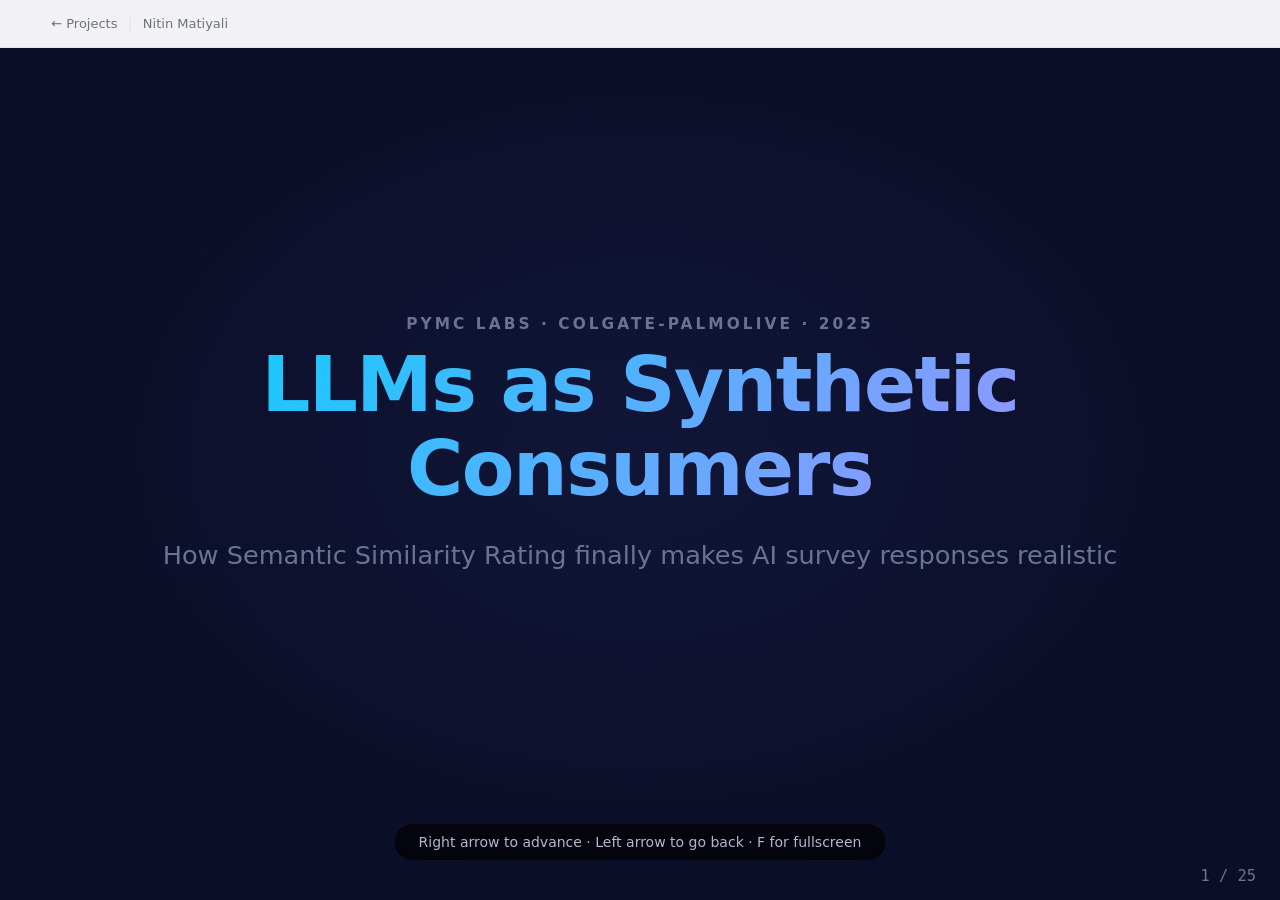
<file: projects/synthetic-respondents/pymc-ssr-method/index.html>
<!DOCTYPE html>
<html lang="en">
<head>
  <meta charset="UTF-8">
  <meta name="viewport" content="width=device-width, initial-scale=1.0">
  <title>LLMs as Synthetic Consumers — SSR Method</title>
  <link rel="stylesheet" href="css/presentation.css">
  <style>
    /* overflow guard — skill rule 3: prevent content going off-screen in normal browser window */

    /* centered slides: clip to viewport minus padding so nothing bleeds below */
    .slide.layout-center .slide-content {
      max-height: calc(100vh - var(--slide-padding) * 2);
      overflow: hidden;
    }

    /* split slides: text column scrolls top-to-bottom; visual stays sticky */
    .slide.layout-split .slide-text {
      justify-content: flex-start;   /* start from top, not centered, so top is always visible */
      overflow-y: auto;
      max-height: 100vh;
    }
  </style>
</head>
<body>
<div style="position:fixed;top:0;left:0;right:0;z-index:1000;background:rgba(255,255,255,0.95);backdrop-filter:blur(10px);border-bottom:1px solid #e5e7eb;height:48px;display:flex;align-items:center;padding:0 max(1.5rem,4vw);font-family:Inter,system-ui,sans-serif;gap:0;"><a href="/projects/" style="font-size:13px;font-weight:500;color:#6b7280;text-decoration:none;display:flex;align-items:center;gap:6px;">&#8592; Projects</a><span style="color:#e5e7eb;margin:0 10px;">|</span><a href="/" style="font-size:13px;font-weight:500;color:#6b7280;text-decoration:none;">Nitin Matiyali</a></div>
<div class="presentation">

  <!-- ══════════════════════════════════════════════════════════ -->
  <!-- SLIDE 1: TITLE -->
  <!-- ══════════════════════════════════════════════════════════ -->
  <section class="slide title-slide layout-center active" id="slide-1">
    <div class="slide-content">
      <p class="label" style="letter-spacing:0.2em;">PyMC Labs · Colgate-Palmolive · 2025</p>
      <h1>LLMs as Synthetic Consumers</h1>
      <p class="subtitle">How Semantic Similarity Rating finally makes AI survey responses realistic</p>
    </div>
  </section>

  <!-- ══════════════════════════════════════════════════════════ -->
  <!-- SLIDE 2: THE PROBLEM -->
  <!-- ══════════════════════════════════════════════════════════ -->
  <section class="slide layout-center" id="slide-2">
    <div class="slide-content">
      <p class="label">The Stakes</p>
      <h2>Consumer research costs <span class="text-cyan">billions</span> — and it's still unreliable</h2>
      <div class="anim-step">
        <div class="card-row">
          <div class="card">
            <p class="label">The scale</p>
            <p>Companies spend billions of dollars annually on consumer panel surveys before launching products</p>
          </div>
          <div class="card">
            <p class="label">The problem</p>
            <p>Panels suffer from acquiescence bias, positivity bias, satisficing — and they're slow and expensive</p>
          </div>
        </div>
      </div>
      <div class="anim-step">
        <div class="key-insight">
          <p>The central question of most surveys: <strong>Purchase Intent (PI)</strong> — rated on a 1–5 Likert scale. Getting this right predicts product success.</p>
        </div>
      </div>
      <div class="anim-step">
        <p style="color:var(--text-secondary)">So researchers wondered: could LLMs simulate consumers and replace or augment expensive panels?</p>
      </div>
    </div>
  </section>

  <!-- ══════════════════════════════════════════════════════════ -->
  <!-- SLIDE 3: THE PROMISE -->
  <!-- ══════════════════════════════════════════════════════════ -->
  <section class="slide layout-split" id="slide-3">
    <div class="slide-text">
      <p class="label">The Idea</p>
      <h2>Synthetic consumers: LLMs impersonating real people</h2>
      <p>Give an LLM a demographic persona — age, gender, income, region — then show it a product concept. Ask it to rate purchase intent.</p>
      <div class="anim-step">
        <div class="highlight-box">
          <p>Prior work showed this is <em>directionally</em> promising — LLMs do track product appeal — but the ratings themselves look nothing like human distributions.</p>
        </div>
      </div>
      <div class="anim-step">
        <div class="highlight-box orange">
          <p>The culprit: everyone was asking LLMs to pick a number. That's the wrong question.</p>
        </div>
      </div>
    </div>
    <div class="slide-visual">
      <div class="diagram-container">
        <svg viewBox="0 0 500 400" font-family="Inter, sans-serif">
          <!-- Persona box -->
          <rect x="30" y="30" width="200" height="80" rx="8" fill="#161b40" stroke="#334" stroke-width="1.5"/>
          <text x="130" y="60" text-anchor="middle" fill="#b0b8d0" font-size="13">System prompt</text>
          <text x="130" y="82" text-anchor="middle" fill="#ffffff" font-size="12">Female, 34, suburban</text>
          <text x="130" y="100" text-anchor="middle" fill="#ffffff" font-size="12">mid-income, Northeast</text>

          <!-- Product box -->
          <rect x="30" y="140" width="200" height="60" rx="8" fill="#161b40" stroke="#334" stroke-width="1.5"/>
          <text x="130" y="165" text-anchor="middle" fill="#b0b8d0" font-size="13">Product concept</text>
          <text x="130" y="187" text-anchor="middle" fill="#ffffff" font-size="12">AURAFOAM™ Body Wash</text>

          <!-- Question box -->
          <rect x="30" y="230" width="200" height="60" rx="8" fill="#161b40" stroke="#334" stroke-width="1.5"/>
          <text x="130" y="255" text-anchor="middle" fill="#b0b8d0" font-size="13">Question</text>
          <text x="130" y="275" text-anchor="middle" fill="#ffffff" font-size="11">"How likely would you buy this?"</text>

          <!-- Arrow to LLM -->
          <defs>
            <marker id="arr-c" markerWidth="10" markerHeight="7" refX="10" refY="3.5" orient="auto">
              <polygon points="0 0, 10 3.5, 0 7" fill="#00d4ff"/>
            </marker>
          </defs>
          <line x1="235" y1="200" x2="290" y2="200" stroke="#00d4ff" stroke-width="2" marker-end="url(#arr-c)"/>

          <!-- LLM circle -->
          <circle cx="340" cy="200" r="50" fill="#0a1040" stroke="#00d4ff" stroke-width="2"/>
          <text x="340" y="195" text-anchor="middle" fill="#00d4ff" font-size="14" font-weight="bold">LLM</text>
          <text x="340" y="215" text-anchor="middle" fill="#b0b8d0" font-size="11">GPT-4o</text>

          <!-- Arrow to output -->
          <line x1="390" y1="200" x2="445" y2="200" stroke="#00d4ff" stroke-width="2" marker-end="url(#arr-c)"/>

          <!-- Output -->
          <rect x="450" y="170" width="40" height="60" rx="4" fill="#161b40" stroke="#334"/>
          <text x="470" y="200" text-anchor="middle" fill="#ffd740" font-size="18" font-weight="bold">?</text>
        </svg>
      </div>
    </div>
  </section>

  <!-- ══════════════════════════════════════════════════════════ -->
  <!-- SLIDE 4: THE FUNDAMENTAL FLAW -->
  <!-- ══════════════════════════════════════════════════════════ -->
  <section class="slide layout-split" id="slide-4">
    <div class="slide-text">
      <p class="label">The Problem with Direct Ratings</p>
      <h2>Ask for a number, get a <span class="text-orange">boring</span> number</h2>
      <p>When LLMs are constrained to reply with "1, 2, 3, 4, or 5", they overwhelmingly pick <strong>3</strong>. They regress to the center.</p>
      <div class="anim-step">
        <div class="highlight-box orange">
          <p>Human surveys: most responses cluster at <strong>4</strong> and <strong>5</strong>. LLMs via DLR: almost entirely <strong>3</strong>.</p>
        </div>
      </div>
      <div class="anim-step">
        <div class="key-insight">
          <p><strong>The problem is in how you ask, not in the model's knowledge.</strong> LLMs understand product appeal — they just can't express it naturally on a 1–5 numeric scale.</p>
        </div>
      </div>
    </div>
    <div class="slide-visual">
      <div class="diagram-container">
        <svg viewBox="0 0 500 420" font-family="Inter, sans-serif">
          <defs>
            <marker id="arr-axis" markerWidth="8" markerHeight="6" refX="8" refY="3" orient="auto">
              <polygon points="0 0, 8 3, 0 6" fill="#6b7394"/>
            </marker>
          </defs>

          <!-- Title -->
          <text x="250" y="28" text-anchor="middle" fill="#b0b8d0" font-size="13">Direct Likert Rating distributions</text>

          <!-- HUMAN distribution -->
          <text x="30" y="60" fill="#b0b8d0" font-size="12">Human (real)</text>
          <!-- bars: 1=5%, 2=5%, 3=10%, 4=40%, 5=40% -->
          <rect x="50"  y="160" width="40" height="5"   rx="2" fill="#6b7394" opacity="0.6"/>
          <rect x="110" y="155" width="40" height="10"  rx="2" fill="#6b7394" opacity="0.6"/>
          <rect x="170" y="140" width="40" height="25"  rx="2" fill="#6b7394" opacity="0.6"/>
          <rect x="230" y="80"  width="40" height="85"  rx="2" fill="#6b7394" opacity="0.8"/>
          <rect x="290" y="60"  width="40" height="105" rx="2" fill="#b0b8d0"/>
          <!-- axis -->
          <line x1="40" y1="165" x2="350" y2="165" stroke="#334" stroke-width="1.5" marker-end="url(#arr-axis)"/>
          <text x="70"  y="182" fill="#6b7394" font-size="12" text-anchor="middle">1</text>
          <text x="130" y="182" fill="#6b7394" font-size="12" text-anchor="middle">2</text>
          <text x="190" y="182" fill="#6b7394" font-size="12" text-anchor="middle">3</text>
          <text x="250" y="182" fill="#6b7394" font-size="12" text-anchor="middle">4</text>
          <text x="310" y="182" fill="#6b7394" font-size="12" text-anchor="middle">5</text>

          <!-- LLM Direct distribution -->
          <text x="30" y="220" fill="#ff6b35" font-size="12">LLM Direct (DLR)</text>
          <!-- bars: 1=1%, 2=2%, 3=92%, 4=4%, 5=1% — the spike at 3 -->
          <rect x="50"  y="360" width="40" height="2"   rx="2" fill="#ff6b35" opacity="0.5"/>
          <rect x="110" y="358" width="40" height="4"   rx="2" fill="#ff6b35" opacity="0.5"/>
          <rect x="170" y="270" width="40" height="92"  rx="2" fill="#ff6b35"/>
          <rect x="230" y="356" width="40" height="6"   rx="2" fill="#ff6b35" opacity="0.5"/>
          <rect x="290" y="360" width="40" height="2"   rx="2" fill="#ff6b35" opacity="0.5"/>
          <!-- axis -->
          <line x1="40" y1="362" x2="350" y2="362" stroke="#334" stroke-width="1.5" marker-end="url(#arr-axis)"/>
          <text x="70"  y="378" fill="#6b7394" font-size="12" text-anchor="middle">1</text>
          <text x="130" y="378" fill="#6b7394" font-size="12" text-anchor="middle">2</text>
          <text x="190" y="378" fill="#ff6b35" font-size="12" font-weight="bold" text-anchor="middle">3</text>
          <text x="250" y="378" fill="#6b7394" font-size="12" text-anchor="middle">4</text>
          <text x="310" y="378" fill="#6b7394" font-size="12" text-anchor="middle">5</text>

          <!-- KS similarity label -->
          <text x="390" y="130" fill="#ff6b35" font-size="11">K = 0.26</text>
          <text x="390" y="148" fill="#6b7394" font-size="10">(very low)</text>
        </svg>
      </div>
    </div>
  </section>

  <!-- ══════════════════════════════════════════════════════════ -->
  <!-- SLIDE 5: SECTION BREAK -->
  <!-- ══════════════════════════════════════════════════════════ -->
  <section class="slide section-transition layout-center" id="slide-5">
    <div class="slide-content">
      <p class="label">The Solution</p>
      <h2 class="gradient-text">Semantic Similarity Rating (SSR)</h2>
      <p>Stop asking for numbers. Ask for words — then map words to numbers using embeddings.</p>
    </div>
  </section>

  <!-- ══════════════════════════════════════════════════════════ -->
  <!-- SLIDE 6: SSR — THE CORE IDEA -->
  <!-- ══════════════════════════════════════════════════════════ -->
  <section class="slide layout-center" id="slide-6">
    <div class="slide-content">
      <p class="label">SSR Core Insight</p>
      <h2>Let the LLM <span class="text-cyan">speak freely</span>, then measure where it lands</h2>
      <div class="anim-step">
        <div class="card-row">
          <div class="card">
            <p class="label">Step 1</p>
            <p>The AI generates a <strong>free-text</strong> response about purchase intent — no number constraint</p>
          </div>
          <div class="card">
            <p class="label">Step 2</p>
            <p>The response is converted into a numerical "meaning fingerprint" that captures the sentiment</p>
            <p style="color:var(--text-dim); font-size:clamp(11px,1.1vw,16px);">(This is called embedding — a standard text-to-numbers conversion)</p>
          </div>
          <div class="card">
            <p class="label">Step 3</p>
            <p>Compare the fingerprint against 5 <strong>anchor statements</strong>, one per rating point</p>
            <p style="color:var(--text-dim); font-size:clamp(11px,1.1vw,16px);">(Similarity = how close in meaning — 1.0 = identical, 0 = unrelated)</p>
          </div>
        </div>
      </div>
      <div class="anim-step">
        <blockquote>
          <p>"I'm somewhat interested. If it works well and isn't too expensive, I might give it a try."</p>
          <span class="attribution">Example AI response — maps naturally to a 3–4 distribution</span>
        </blockquote>
      </div>
    </div>
  </section>

  <section class="slide layout-center" id="slide-6b">
    <div class="slide-content">
      <p class="label">SSR Core Insight</p>
      <h2>From words to a <span class="text-cyan">probability distribution</span></h2>
      <div class="anim-step">
        <div class="key-insight">
          <p>Instead of forcing a single number, SSR produces the <strong>full spread of probabilities</strong> across all 5 rating points — closer to how real human responses are distributed.</p>
        </div>
      </div>
      <div class="anim-step">
        <div class="highlight-box green">
          <p>This means you can see: 5% chance of rating 1, 10% chance of rating 2, 35% chance of rating 3, 40% chance of rating 4, 10% chance of rating 5. That's a much richer signal than just "3.4 out of 5."</p>
        </div>
      </div>
    </div>
  </section>

  <!-- ══════════════════════════════════════════════════════════ -->
  <!-- SLIDE 7: SSR PIPELINE DIAGRAM -->
  <!-- ══════════════════════════════════════════════════════════ -->
  <section class="slide layout-split" id="slide-7">
    <div class="slide-text">
      <p class="label">SSR Pipeline</p>
      <h2>From free text to a Likert distribution</h2>
      <p>The synthetic consumer speaks. The embedding model listens. The anchor set translates.</p>
      <div class="anim-step">
        <div class="highlight-box">
          <p><strong>Anchor statements</strong> (5 total, one per Likert point):</p>
          <p style="margin-top:8px; font-size:0.9em">1 → "It's rather unlikely I'd buy it."</p>
          <p style="font-size:0.9em">3 → "I might consider buying it."</p>
          <p style="font-size:0.9em">5 → "It's very likely I'd buy it."</p>
        </div>
      </div>
      <div class="anim-step">
        <div class="highlight-box green">
          <p>Cosine similarity between the response embedding and each anchor embedding → proportional to Likert probability</p>
        </div>
      </div>
      <div class="anim-step">
        <p style="color:var(--text-secondary); font-size:0.9em">They use OpenAI's <code>text-embedding-3-small</code> and average over 6 different reference statement sets to reduce noise.</p>
      </div>
    </div>
    <div class="slide-visual">
      <div class="diagram-container">
        <svg viewBox="0 0 500 440" font-family="Inter, sans-serif">
          <defs>
            <marker id="arr-g" markerWidth="10" markerHeight="7" refX="10" refY="3.5" orient="auto">
              <polygon points="0 0, 10 3.5, 0 7" fill="#00e676"/>
            </marker>
            <marker id="arr-w" markerWidth="10" markerHeight="7" refX="10" refY="3.5" orient="auto">
              <polygon points="0 0, 10 3.5, 0 7" fill="#b0b8d0"/>
            </marker>
            <marker id="arr-y" markerWidth="10" markerHeight="7" refX="10" refY="3.5" orient="auto">
              <polygon points="0 0, 10 3.5, 0 7" fill="#ffd740"/>
            </marker>
          </defs>

          <!-- Free text response box -->
          <rect x="10" y="20" width="200" height="70" rx="8" fill="#161b40" stroke="#00e676" stroke-width="1.5"/>
          <text x="110" y="44" text-anchor="middle" fill="#00e676" font-size="11" font-weight="bold">FREE TEXT RESPONSE</text>
          <text x="110" y="62" text-anchor="middle" fill="#b0b8d0" font-size="10">"I'm somewhat interested.</text>
          <text x="110" y="78" text-anchor="middle" fill="#b0b8d0" font-size="10">Might give it a try..."</text>

          <!-- Arrow down to embedding -->
          <line x1="110" y1="94" x2="110" y2="128" stroke="#00e676" stroke-width="2" marker-end="url(#arr-g)"/>

          <!-- Embedding box -->
          <rect x="20" y="132" width="180" height="50" rx="8" fill="#0a1a20" stroke="#00d4ff" stroke-width="1.5"/>
          <text x="110" y="153" text-anchor="middle" fill="#00d4ff" font-size="11" font-weight="bold">EMBEDDING MODEL</text>
          <text x="110" y="171" text-anchor="middle" fill="#6b7394" font-size="10">text-embedding-3-small</text>

          <!-- Arrow to vector -->
          <line x1="110" y1="185" x2="110" y2="218" stroke="#00d4ff" stroke-width="2" marker-end="url(#arr-g)"/>

          <!-- Vector representation -->
          <rect x="10" y="222" width="200" height="40" rx="6" fill="#161b40" stroke="#334"/>
          <text x="110" y="247" text-anchor="middle" fill="#b0b8d0" font-size="10">[0.345, 0.214, 1.234, 0.545, ...]</text>

          <!-- Arrow right to comparison -->
          <line x1="215" y1="242" x2="258" y2="242" stroke="#b0b8d0" stroke-width="2" marker-end="url(#arr-w)"/>

          <!-- Anchor comparison -->
          <rect x="262" y="40" width="220" height="400" rx="8" fill="#0d1020" stroke="#334" stroke-width="1"/>
          <text x="372" y="68" text-anchor="middle" fill="#b0b8d0" font-size="12" font-weight="bold">Anchor Statements</text>

          <!-- Anchor 1 -->
          <rect x="272" y="80" width="200" height="48" rx="4" fill="#1a0a0a" stroke="#ff5252" stroke-width="1"/>
          <text x="372" y="100" text-anchor="middle" fill="#ff5252" font-size="11">1 — "Unlikely I'd buy it"</text>
          <text x="372" y="118" text-anchor="middle" fill="#6b7394" font-size="10">sim = 0.21  →  p(1) = 0.05</text>

          <!-- Anchor 2 -->
          <rect x="272" y="138" width="200" height="48" rx="4" fill="#121518" stroke="#ff6b35" stroke-width="1"/>
          <text x="372" y="158" text-anchor="middle" fill="#ff6b35" font-size="11">2 — "I probably wouldn't"</text>
          <text x="372" y="176" text-anchor="middle" fill="#6b7394" font-size="10">sim = 0.31  →  p(2) = 0.10</text>

          <!-- Anchor 3 -->
          <rect x="272" y="196" width="200" height="48" rx="4" fill="#151520" stroke="#ffd740" stroke-width="1.5"/>
          <text x="372" y="216" text-anchor="middle" fill="#ffd740" font-size="11">3 — "I might consider it"</text>
          <text x="372" y="234" text-anchor="middle" fill="#6b7394" font-size="10">sim = 0.68  →  p(3) = 0.35</text>

          <!-- Anchor 4 -->
          <rect x="272" y="254" width="200" height="48" rx="4" fill="#0a1a10" stroke="#00e676" stroke-width="1.5"/>
          <text x="372" y="274" text-anchor="middle" fill="#00e676" font-size="11">4 — "I'd probably buy it"</text>
          <text x="372" y="292" text-anchor="middle" fill="#6b7394" font-size="10">sim = 0.82  →  p(4) = 0.40</text>

          <!-- Anchor 5 -->
          <rect x="272" y="312" width="200" height="48" rx="4" fill="#0a1520" stroke="#00d4ff" stroke-width="1"/>
          <text x="372" y="332" text-anchor="middle" fill="#00d4ff" font-size="11">5 — "Very likely I'd buy it"</text>
          <text x="372" y="350" text-anchor="middle" fill="#6b7394" font-size="10">sim = 0.55  →  p(5) = 0.10</text>

          <!-- Output label -->
          <text x="372" y="400" text-anchor="middle" fill="#00e676" font-size="11" font-weight="bold">→ pmf over 1–5 Likert scale</text>
        </svg>
      </div>
    </div>
  </section>

  <!-- ══════════════════════════════════════════════════════════ -->
  <!-- SLIDE 8: THE MATH -->
  <!-- ══════════════════════════════════════════════════════════ -->
  <section class="slide layout-center" id="slide-8">
    <div class="slide-content">
      <p class="label">How It Works</p>
      <h2>Meaning measured by <span class="text-cyan">direction</span></h2>
      <div class="anim-step">
        <div class="highlight-box">
          <p>Each piece of text — the free-text response and each anchor phrase — gets converted into a list of numbers that captures its meaning. Think of it as a GPS coordinate in "idea space."</p>
        </div>
      </div>
      <div class="anim-step">
        <p>Two GPS points close together = similar meaning. Points far apart = different meaning.</p>
        <p style="color:var(--text-dim); font-size:clamp(13px,1.4vw,20px);">This is called cosine similarity — a standard way of comparing text meanings without needing any training data.</p>
      </div>
      <div class="anim-step">
        <div class="highlight-box green">
          <p>The response embedding is compared to all 5 anchor embeddings. The closer the meaning, the more probability weight that anchor gets. The result is normalized to sum to 100%.</p>
        </div>
      </div>
      <div class="anim-step">
        <div class="key-insight">
          <p>No AI training needed. No labeled survey data. One set of 5 anchor phrases, crafted once, works across all product categories.</p>
        </div>
      </div>
    </div>
  </section>

  <!-- ══════════════════════════════════════════════════════════ -->
  <!-- SLIDE 9: THREE METHODS COMPARED -->
  <!-- ══════════════════════════════════════════════════════════ -->
  <section class="slide layout-split" id="slide-9">
    <div class="slide-text">
      <p class="label">Experimental Setup</p>
      <h2>Three methods head-to-head</h2>
      <p>Tested on <strong>57 consumer surveys</strong> for personal care products from a leading corporation. 9,300 unique human participants total.</p>
      <div class="anim-step">
        <div class="card-row">
          <div class="card">
            <p class="label" style="color:var(--accent-pink)">DLR</p>
            <p>Direct Likert Rating — just ask for 1–5</p>
          </div>
        </div>
        <div class="card-row" style="margin-top:8px">
          <div class="card">
            <p class="label" style="color:var(--accent-green)">FLR</p>
            <p>Follow-up Likert Rating — text first, then same LLM maps to number</p>
          </div>
        </div>
        <div class="card-row" style="margin-top:8px">
          <div class="card">
            <p class="label" style="color:var(--accent-cyan)">SSR</p>
            <p>Semantic Similarity Rating — text first, then embedding cosine similarity</p>
          </div>
        </div>
      </div>
      <div class="anim-step">
        <p style="color:var(--text-secondary); font-size:0.9em">Both GPT-4o and Gemini-2-flash were tested. Two metrics: distributional similarity (K^xy) and correlation attainment (ρ).</p>
      </div>
    </div>
    <div class="slide-visual">
      <div class="diagram-container">
        <svg viewBox="0 0 500 400" font-family="Inter, sans-serif">
          <defs>
            <marker id="arr-p" markerWidth="10" markerHeight="7" refX="10" refY="3.5" orient="auto">
              <polygon points="0 0, 10 3.5, 0 7" fill="#b388ff"/>
            </marker>
          </defs>

          <!-- Title -->
          <text x="250" y="30" text-anchor="middle" fill="#b0b8d0" font-size="13" font-weight="bold">Study: 57 surveys × 150–400 humans each</text>

          <!-- Icons for the three methods -->
          <!-- DLR -->
          <rect x="40" y="55" width="120" height="100" rx="10" fill="#1a0818" stroke="#ff4081" stroke-width="1.5"/>
          <text x="100" y="90" text-anchor="middle" fill="#ff4081" font-size="20" font-weight="bold">DLR</text>
          <text x="100" y="115" text-anchor="middle" fill="#b0b8d0" font-size="11">Direct</text>
          <text x="100" y="133" text-anchor="middle" fill="#b0b8d0" font-size="11">Numeric</text>

          <!-- FLR -->
          <rect x="190" y="55" width="120" height="100" rx="10" fill="#0a1a10" stroke="#00e676" stroke-width="1.5"/>
          <text x="250" y="90" text-anchor="middle" fill="#00e676" font-size="20" font-weight="bold">FLR</text>
          <text x="250" y="115" text-anchor="middle" fill="#b0b8d0" font-size="11">Text → LLM</text>
          <text x="250" y="133" text-anchor="middle" fill="#b0b8d0" font-size="11">rates text</text>

          <!-- SSR -->
          <rect x="340" y="55" width="120" height="100" rx="10" fill="#0a1020" stroke="#00d4ff" stroke-width="2"/>
          <text x="400" y="90" text-anchor="middle" fill="#00d4ff" font-size="20" font-weight="bold">SSR</text>
          <text x="400" y="115" text-anchor="middle" fill="#b0b8d0" font-size="11">Text → Embed</text>
          <text x="400" y="133" text-anchor="middle" fill="#b0b8d0" font-size="11">→ cosine sim</text>

          <!-- Score bars: distributional similarity score — GPT-4o results -->
          <text x="250" y="190" text-anchor="middle" fill="#b0b8d0" font-size="12" font-weight="bold">Distributional Similarity Score</text>

          <!-- DLR bar: 0.26 — positive height, y = baseline - bar_height -->
          <rect x="50" y="245" width="80" height="75" rx="4" fill="#ff4081" opacity="0.8"/>
          <text x="90" y="233" text-anchor="middle" fill="#ff4081" font-size="13" font-weight="bold">0.26</text>
          <text x="90" y="345" text-anchor="middle" fill="#6b7394" font-size="11">DLR</text>

          <!-- FLR bar: 0.72 -->
          <rect x="210" y="111" width="80" height="209" rx="4" fill="#00e676" opacity="0.8"/>
          <text x="250" y="99" text-anchor="middle" fill="#00e676" font-size="13" font-weight="bold">0.72</text>
          <text x="250" y="345" text-anchor="middle" fill="#6b7394" font-size="11">FLR</text>

          <!-- SSR bar: 0.88 -->
          <rect x="360" y="65" width="80" height="255" rx="4" fill="#00d4ff" opacity="0.9"/>
          <text x="400" y="53" text-anchor="middle" fill="#00d4ff" font-size="13" font-weight="bold">0.88</text>
          <text x="400" y="345" text-anchor="middle" fill="#6b7394" font-size="11">SSR</text>

          <!-- baseline -->
          <line x1="30" y1="320" x2="470" y2="320" stroke="#334" stroke-width="1.5"/>
          <text x="25" y="324" fill="#6b7394" font-size="10" text-anchor="end">0</text>
          <text x="25" y="175" fill="#6b7394" font-size="10" text-anchor="end">0.5</text>
          <text x="25" y="30" fill="#6b7394" font-size="10" text-anchor="end">1.0</text>
        </svg>
      </div>
    </div>
  </section>

  <!-- ══════════════════════════════════════════════════════════ -->
  <!-- SLIDE 10: SECTION BREAK — RESULTS -->
  <!-- ══════════════════════════════════════════════════════════ -->
  <section class="slide section-transition layout-center" id="slide-10">
    <div class="slide-content">
      <p class="label">Part 2</p>
      <h2 class="gradient-text">The Results</h2>
      <p>How well does SSR actually replicate human surveys?</p>
    </div>
  </section>

  <!-- ══════════════════════════════════════════════════════════ -->
  <!-- SLIDE 11: KEY METRICS -->
  <!-- ══════════════════════════════════════════════════════════ -->
  <section class="slide layout-center" id="slide-11">
    <div class="slide-content">
      <p class="label">Main Results</p>
      <h2>SSR achieves <span class="text-cyan">90%</span> of human test-retest reliability</h2>
      <div class="anim-step">
        <div class="highlight-box">
          <p><strong>Two metrics matter here:</strong></p>
          <p><strong>Correlation attainment</strong> — how close the AI-to-human agreement is to the best any method could ever achieve. 90% means nearly all available signal is captured.</p>
          <p style="margin-top:8px"><strong>Distributional similarity</strong> — does the spread of AI responses match the spread of human responses? (Not just the average, but the shape of the distribution.)</p>
        </div>
      </div>
      <div class="anim-step">
        <div class="two-col">
          <div>
            <p class="big-number text-cyan">90%</p>
            <p>Correlation attainment<br>SSR with GPT-4o</p>
          </div>
          <div>
            <p class="big-number text-green">0.88</p>
            <p>Distributional similarity<br>vs 0.26 for Direct Likert Rating</p>
          </div>
        </div>
      </div>
    </div>
  </section>

  <section class="slide layout-center" id="slide-11b">
    <div class="slide-content">
      <p class="label">Method Comparison</p>
      <h2>All three methods <span class="text-cyan">head-to-head</span></h2>
      <div class="anim-step">
        <div class="card-row">
          <div class="card">
            <p class="label" style="color:var(--accent-pink)">Direct Likert Rating</p>
            <p class="big-number text-orange" style="font-size:1.8rem">80%</p>
            <p>correlation attainment</p>
            <p style="color:var(--text-dim); font-size:0.85em">Distribution similarity = 0.26 (poor shape match)</p>
          </div>
          <div class="card">
            <p class="label" style="color:var(--accent-green)">Follow-up Likert Rating</p>
            <p class="big-number text-green" style="font-size:1.8rem">85%</p>
            <p>correlation attainment</p>
            <p style="color:var(--text-dim); font-size:0.85em">Distribution similarity = 0.72 (better)</p>
          </div>
          <div class="card">
            <p class="label" style="color:var(--accent-cyan)">Semantic Similarity Rating ★</p>
            <p class="big-number text-cyan" style="font-size:1.8rem">90%</p>
            <p>correlation attainment</p>
            <p style="color:var(--text-dim); font-size:0.85em">Distribution similarity = 0.88 (near-human)</p>
          </div>
        </div>
      </div>
      <div class="anim-step">
        <div class="key-insight">
          <p>The distributional similarity gap is the headline story: Direct Likert Rating gets 0.26, Semantic Similarity Rating gets 0.88 — a 3× improvement in capturing how opinions actually spread across the scale.</p>
        </div>
      </div>
    </div>
  </section>

  <!-- ══════════════════════════════════════════════════════════ -->
  <!-- SLIDE 12: DISTRIBUTION COMPARISON VISUAL -->
  <!-- ══════════════════════════════════════════════════════════ -->
  <section class="slide layout-split" id="slide-12">
    <div class="slide-text">
      <p class="label">Distribution Quality</p>
      <h2>SSR distributions look <span class="text-cyan">human</span></h2>
      <p>The key advance: SSR produces realistic spread across the 1–5 scale, not the "3-spike" seen with direct rating.</p>
      <div class="anim-step">
        <div class="highlight-box">
          <p>For DLR: nearly all responses pile on <strong>3</strong>. KS similarity ≈ 0.26 — barely above random.</p>
        </div>
      </div>
      <div class="anim-step">
        <div class="highlight-box orange">
          <p>For FLR: better spread, but still too narrow around the mean. KS similarity ≈ 0.72.</p>
        </div>
      </div>
      <div class="anim-step">
        <div class="highlight-box green">
          <p>For SSR: the distribution closely mirrors human data — proper spread, correct shape. KS similarity ≈ 0.88.</p>
        </div>
      </div>
      <div class="anim-step">
        <div class="key-insight">
          <p>This matters because a product getting 40% "5s" and 30% "4s" is very different from one getting 60% "3s" — even if the mean is similar.</p>
        </div>
      </div>
    </div>
    <div class="slide-visual">
      <div class="diagram-container">
        <svg viewBox="0 0 500 440" font-family="Inter, sans-serif">
          <!-- Three distribution panels stacked -->
          <!-- Shared axis helper -->

          <!-- HUMAN (reference) -->
          <text x="240" y="22" text-anchor="middle" fill="#b0b8d0" font-size="12" font-weight="bold">Human survey (reference)</text>
          <rect x="40"  y="100" width="40" height="8"   rx="2" fill="#b0b8d0" opacity="0.5"/>
          <rect x="100" y="96"  width="40" height="12"  rx="2" fill="#b0b8d0" opacity="0.6"/>
          <rect x="160" y="80"  width="40" height="28"  rx="2" fill="#b0b8d0" opacity="0.7"/>
          <rect x="220" y="52"  width="40" height="56"  rx="2" fill="#b0b8d0" opacity="0.9"/>
          <rect x="280" y="36"  width="40" height="72"  rx="2" fill="#ffffff"/>
          <line x1="30" y1="108" x2="340" y2="108" stroke="#334" stroke-width="1"/>
          <text x="60"  y="122" fill="#6b7394" font-size="11" text-anchor="middle">1</text>
          <text x="120" y="122" fill="#6b7394" font-size="11" text-anchor="middle">2</text>
          <text x="180" y="122" fill="#6b7394" font-size="11" text-anchor="middle">3</text>
          <text x="240" y="122" fill="#6b7394" font-size="11" text-anchor="middle">4</text>
          <text x="300" y="122" fill="#6b7394" font-size="11" text-anchor="middle">5</text>

          <!-- DLR -->
          <text x="240" y="155" text-anchor="middle" fill="#ff4081" font-size="12" font-weight="bold">DLR — spike at 3</text>
          <rect x="40"  y="240" width="40" height="2"   rx="2" fill="#ff4081" opacity="0.4"/>
          <rect x="100" y="238" width="40" height="4"   rx="2" fill="#ff4081" opacity="0.5"/>
          <rect x="160" y="170" width="40" height="72"  rx="2" fill="#ff4081"/>
          <rect x="220" y="237" width="40" height="5"   rx="2" fill="#ff4081" opacity="0.5"/>
          <rect x="280" y="240" width="40" height="2"   rx="2" fill="#ff4081" opacity="0.4"/>
          <line x1="30" y1="242" x2="340" y2="242" stroke="#334" stroke-width="1"/>
          <text x="60"  y="256" fill="#6b7394" font-size="11" text-anchor="middle">1</text>
          <text x="120" y="256" fill="#6b7394" font-size="11" text-anchor="middle">2</text>
          <text x="180" y="256" fill="#ff4081" font-size="11" text-anchor="middle">3 ★</text>
          <text x="240" y="256" fill="#6b7394" font-size="11" text-anchor="middle">4</text>
          <text x="300" y="256" fill="#6b7394" font-size="11" text-anchor="middle">5</text>

          <!-- SSR -->
          <text x="240" y="286" text-anchor="middle" fill="#00d4ff" font-size="12" font-weight="bold">SSR — matches human shape</text>
          <rect x="40"  y="370" width="40" height="8"   rx="2" fill="#00d4ff" opacity="0.4"/>
          <rect x="100" y="366" width="40" height="12"  rx="2" fill="#00d4ff" opacity="0.5"/>
          <rect x="160" y="350" width="40" height="28"  rx="2" fill="#00d4ff" opacity="0.7"/>
          <rect x="220" y="322" width="40" height="56"  rx="2" fill="#00d4ff" opacity="0.9"/>
          <rect x="280" y="308" width="40" height="70"  rx="2" fill="#00d4ff"/>
          <line x1="30" y1="378" x2="340" y2="378" stroke="#334" stroke-width="1"/>
          <text x="60"  y="392" fill="#6b7394" font-size="11" text-anchor="middle">1</text>
          <text x="120" y="392" fill="#6b7394" font-size="11" text-anchor="middle">2</text>
          <text x="180" y="392" fill="#6b7394" font-size="11" text-anchor="middle">3</text>
          <text x="240" y="392" fill="#6b7394" font-size="11" text-anchor="middle">4</text>
          <text x="300" y="392" fill="#00d4ff" font-size="11" text-anchor="middle">5 ↑</text>

          <!-- K values -->
          <text x="390" y="108" fill="#6b7394" font-size="11">K = 1.0</text>
          <text x="390" y="242" fill="#ff4081" font-size="11">K = 0.26</text>
          <text x="390" y="378" fill="#00d4ff" font-size="11">K = 0.88</text>
        </svg>
      </div>
    </div>
  </section>

  <!-- ══════════════════════════════════════════════════════════ -->
  <!-- SLIDE 13: DEMOGRAPHICS -->
  <!-- ══════════════════════════════════════════════════════════ -->
  <section class="slide layout-center" id="slide-13">
    <div class="slide-content">
      <p class="label">Demographic Conditioning</p>
      <h2>Demographics matter — but not all equally</h2>
      <div class="anim-step">
        <div class="card-row">
          <div class="card">
            <p class="label" style="color:var(--accent-green)">Works well</p>
            <p><strong>Age</strong> — younger and older consumers rate lower than middle-aged. The AI replicates this pattern correctly.</p>
          </div>
          <div class="card">
            <p class="label" style="color:var(--accent-green)">Works well</p>
            <p><strong>Income</strong> — the AI captures budget sensitivity well, especially when the persona statement references price constraints.</p>
          </div>
        </div>
      </div>
      <div class="anim-step">
        <div class="card-row">
          <div class="card">
            <p class="label" style="color:var(--accent-orange)">Use with caution</p>
            <p><strong>Gender</strong> — the AI sometimes reverses direction vs. human data. Treat gender splits as directional only.</p>
          </div>
          <div class="card">
            <p class="label" style="color:var(--accent-orange)">Use with caution</p>
            <p><strong>Region</strong> — geographic purchasing patterns are not well captured. Avoid regional sub-group analysis.</p>
          </div>
        </div>
      </div>
    </div>
  </section>

  <section class="slide layout-center" id="slide-13b">
    <div class="slide-content">
      <p class="label">Demographic Conditioning</p>
      <h2>Without demographics, the signal <span class="text-orange">collapses</span></h2>
      <div class="anim-step">
        <div class="key-insight">
          <p>When no demographic persona is given, the AI rates nearly every product 4 or 5 out of 5. All products look equal. Correlation attainment drops from 90% to 50% — barely better than random.</p>
        </div>
      </div>
      <div class="anim-step">
        <div class="highlight-box">
          <p><strong>Practical implication:</strong> Always include demographic personas — age, income, and relevant lifestyle descriptors. This is what makes SSR useful for product differentiation rather than just general sentiment.</p>
        </div>
      </div>
    </div>
  </section>

  <!-- ══════════════════════════════════════════════════════════ -->
  <!-- SLIDE 14: QUALITATIVE BONUS -->
  <!-- ══════════════════════════════════════════════════════════ -->
  <section class="slide layout-center" id="slide-14">
    <div class="slide-content">
      <p class="label">Unexpected Bonus</p>
      <h2>Free text = <span class="text-green">free qualitative research</span></h2>
      <p>Because SSR requires free-text responses first, you get rich qualitative feedback as a byproduct — something direct Likert ratings can't provide.</p>
      <div class="anim-step">
        <blockquote>
          <p>"The ease of use and the promise of no sensitivity are appealing. Plus, it's from a trusted brand."</p>
          <span class="attribution">Synthetic consumer on a high-rated concept</span>
        </blockquote>
      </div>
      <div class="anim-step">
        <blockquote>
          <p>"It seems a bit too high-end for my needs and budget. These body parts don't usually bother me."</p>
          <span class="attribution">Synthetic consumer on a low-rated concept</span>
        </blockquote>
      </div>
      <div class="anim-step">
        <div class="highlight-box green">
          <p>Unlike human open-ends ("It's good", "Not much"), LLM responses are information-rich, highlight features, surface objections, and explain the rating — all automatically.</p>
        </div>
      </div>
    </div>
  </section>

  <!-- ══════════════════════════════════════════════════════════ -->
  <!-- SLIDE 15: VS SUPERVISED ML -->
  <!-- ══════════════════════════════════════════════════════════ -->
  <section class="slide layout-center" id="slide-15">
    <div class="slide-content">
      <p class="label">Comparison</p>
      <h2>SSR beats a supervised LightGBM model</h2>
      <div class="anim-step">
        <p>They trained 300 machine learning models (LightGBM classifiers) on historical demographic and product data — the type of proprietary model a large company might actually build — testing on held-out surveys.</p>
      </div>
      <div class="anim-step">
        <div class="two-col">
          <div>
            <p class="big-number text-orange" style="font-size:2rem">65%</p>
            <p>LightGBM correlation attainment</p>
          </div>
          <div>
            <p class="big-number text-cyan" style="font-size:2rem">88–90%</p>
            <p>SSR correlation attainment</p>
          </div>
        </div>
      </div>
      <div class="anim-step">
        <div class="key-insight">
          <p>The AI approach — which needs <strong>no training data or setup at all</strong> (called "zero-shot") — outperforms a custom model trained on years of actual survey data. The reason: AI understands product descriptions semantically, not just as data rows.</p>
        </div>
      </div>
    </div>
  </section>

  <!-- ══════════════════════════════════════════════════════════ -->
  <!-- SLIDE 16: LIMITATIONS -->
  <!-- ══════════════════════════════════════════════════════════ -->
  <section class="slide layout-center" id="slide-16">
    <div class="slide-content">
      <p class="label">Limitations</p>
      <h2>Where Semantic Similarity Rating still falls short</h2>
      <div class="anim-step">
        <div class="card-row">
          <div class="card">
            <p class="label" style="color:var(--accent-pink)">Anchor wording sensitivity</p>
            <p>Slightly different anchor phrases produce slightly different distributions. The paper averages across 6 phrase variants to reduce this noise.</p>
          </div>
          <div class="card">
            <p class="label" style="color:var(--accent-pink)">Domain dependence</p>
            <p>Works well for personal care and consumer goods — categories the AI has seen extensively. Novel or niche domains may produce unreliable results.</p>
          </div>
        </div>
      </div>
      <div class="anim-step">
        <div class="card-row">
          <div class="card">
            <p class="label" style="color:var(--accent-pink)">Gender and region</p>
            <p>Sub-group analyses by gender and region are unreliable — the AI sometimes reverses the direction. Use these cuts as directional signals only.</p>
          </div>
          <div class="card">
            <p class="label" style="color:var(--accent-pink)">Real purchasing behavior</p>
            <p>Cannot account for price, shelf availability, promotions, or competitive context. Measures attitude, not behavior.</p>
          </div>
        </div>
      </div>
    </div>
  </section>

  <section class="slide layout-center" id="slide-16b">
    <div class="slide-content">
      <p class="label">Limitations</p>
      <h2>Best fit vs. <span class="text-orange">poor fit</span></h2>
      <div class="anim-step">
        <div class="two-col">
          <div>
            <p class="label" style="color:var(--accent-green)">Good fit</p>
            <ul>
              <li>Early-stage concept screening</li>
              <li>High-volume testing (50+ concepts)</li>
              <li>Consumer goods, personal care, food</li>
              <li>Age and income segmentation</li>
            </ul>
          </div>
          <div>
            <p class="label" style="color:var(--accent-orange)">Poor fit</p>
            <ul>
              <li class="bullet-orange">Final go/no-go decisions alone</li>
              <li class="bullet-orange">Gender or regional deep-dives</li>
              <li class="bullet-orange">Niche or technical products</li>
              <li class="bullet-orange">Predicting actual purchase rates</li>
            </ul>
          </div>
        </div>
      </div>
      <div class="anim-step">
        <div class="highlight-box orange">
          <p>Use SSR to narrow the field. Use human panels to make the final call. The two methods are complements, not substitutes.</p>
        </div>
      </div>
    </div>
  </section>

  <!-- ══════════════════════════════════════════════════════════ -->
  <!-- SLIDE 17: SECTION BREAK — IMPLICATIONS -->
  <!-- ══════════════════════════════════════════════════════════ -->
  <section class="slide section-transition layout-center" id="slide-17">
    <div class="slide-content">
      <p class="label">Part 3</p>
      <h2 class="gradient-text">What This Changes</h2>
      <p>The practical implications for consumer and market research</p>
    </div>
  </section>

  <!-- ══════════════════════════════════════════════════════════ -->
  <!-- SLIDE 18: IMPLICATIONS FOR RESEARCH -->
  <!-- ══════════════════════════════════════════════════════════ -->
  <section class="slide layout-center" id="slide-18">
    <div class="slide-content">
      <p class="label">Practical Implications</p>
      <h2>A new screening layer before human panels</h2>
      <div class="anim-step">
        <p>SSR enables a new workflow: run synthetic panels first to screen concepts, reserve expensive human panels for top candidates.</p>
      </div>
      <div class="anim-step">
        <div class="card-row">
          <div class="card">
            <p class="label">Before SSR</p>
            <p>Every concept idea → expensive human survey → weeks of wait → decision</p>
          </div>
          <div class="card">
            <p class="label" style="color:var(--accent-cyan)">After SSR</p>
            <p>50 concepts → cheap synthetic screen → top 5 → human survey → decision</p>
          </div>
        </div>
      </div>
      <div class="anim-step">
        <div class="highlight-box">
          <p><strong>No setup required.</strong> Works across product categories from day one — no labeled data, no custom model to build or maintain.</p>
          <p style="margin-top:8px; color:var(--text-secondary)">Bonus: the free-text responses explain <em>why</em> concepts score the way they do — automatic qualitative feedback no numeric rating can provide.</p>
        </div>
      </div>
    </div>
  </section>

  <!-- ══════════════════════════════════════════════════════════ -->
  <!-- SLIDE 19: KEY TAKEAWAYS -->
  <!-- ══════════════════════════════════════════════════════════ -->
  <section class="slide layout-center" id="slide-19">
    <div class="slide-content">
      <p class="label">Summary</p>
      <h2>The 4 things to remember</h2>
      <div class="anim-step">
        <div class="card-row">
          <div class="card">
            <p class="label">1</p>
            <p>The problem with AI surveys was <strong>how you ask</strong>, not the AI's knowledge. Stop asking for numbers.</p>
          </div>
          <div class="card">
            <p class="label">2</p>
            <p>Semantic Similarity Rating: AI speaks freely → meaning fingerprint → compare to 5 anchor phrases → probability spread</p>
          </div>
        </div>
      </div>
      <div class="anim-step">
        <div class="card-row">
          <div class="card">
            <p class="label">3</p>
            <p>Achieves <strong>90% of the best possible performance</strong> across 57 real surveys — with zero training data required</p>
          </div>
          <div class="card">
            <p class="label">4</p>
            <p>Free-text responses give you <strong>qualitative rationales</strong> automatically — a bonus no Likert scale can provide</p>
          </div>
        </div>
      </div>
    </div>
  </section>

  <section class="slide layout-center" id="slide-19b">
    <div class="slide-content">
      <p class="label">Get Started</p>
      <h2>Open source and <span class="text-green">ready to use</span></h2>
      <div class="anim-step">
        <div class="highlight-box green">
          <p>Open-source Python implementation: <strong>pymc-labs/semantic-similarity-rating</strong> on GitHub</p>
        </div>
      </div>
      <div class="anim-step">
        <div class="highlight-box">
          <p>Works with any LLM (tested with GPT-4o and Gemini). Plug in your product concepts, add demographic personas, get distributions back. No model training, no data labeling.</p>
        </div>
      </div>
    </div>
  </section>

  <!-- ══════════════════════════════════════════════════════════ -->
  <!-- SLIDE 20: CLOSING -->
  <!-- ══════════════════════════════════════════════════════════ -->
  <section class="slide title-slide layout-center" id="slide-20">
    <div class="slide-content">
      <p class="label" style="letter-spacing:0.2em;">Maier, Aslak, Fiaschi et al. · PyMC Labs · 2025</p>
      <h1>Ask for words.<br>Let embeddings do the math.</h1>
      <p class="subtitle">Semantic Similarity Rating — a better way to hear what LLMs actually think.</p>
    </div>
  </section>

</div>

<!-- Fixed chrome -->
<div class="progress-bar"></div>
<div class="slide-counter"></div>
<div class="step-indicator"></div>
<div class="nav-hint">Right arrow to advance · Left arrow to go back · F for fullscreen</div>

<script src="js/presentation.js"></script>
</body>
</html>
</file>
<file: shared.css>
*, *::before, *::after { box-sizing: border-box; margin: 0; padding: 0; }

:root {
  --bg: #ffffff;
  --text: #111111;
  --muted: #6b7280;
  --subtle: #9ca3af;
  --border: #e5e7eb;
  --surface: #f9fafb;
  --tag-bg: #f3f4f6;
}

html { scroll-behavior: smooth; }

body {
  background: var(--bg);
  color: var(--text);
  font-family: 'Inter', system-ui, sans-serif;
  font-size: 15px;
  line-height: 1.6;
  -webkit-font-smoothing: antialiased;
}

nav {
  position: fixed; top: 0; left: 0; right: 0;
  z-index: 100;
  display: flex; align-items: center; justify-content: space-between;
  padding: 0 max(2rem, 6vw);
  height: 56px;
  background: rgba(255,255,255,0.92);
  backdrop-filter: blur(12px);
  border-bottom: 1px solid var(--border);
}
.nav-logo a { font-weight: 600; font-size: 14px; letter-spacing: -0.2px; text-decoration: none; color: var(--text); }
.nav-links { display: flex; gap: 2rem; }
.nav-links a {
  color: var(--muted); text-decoration: none; font-size: 13px; font-weight: 500;
  transition: color 0.15s; padding-bottom: 2px;
}
.nav-links a:hover { color: var(--text); }
.nav-links a.active {
  color: var(--text);
  border-bottom: 2px solid var(--text);
}

main { max-width: 680px; margin: 0 auto; padding: 0 max(1.5rem, 5vw); }

.page-header { padding: 5.5rem 0 2.5rem; border-bottom: 1px solid var(--border); margin-bottom: 3rem; }
.page-eyebrow { font-size: 11px; font-weight: 600; letter-spacing: 0.1em; text-transform: uppercase; color: var(--subtle); margin-bottom: 0.5rem; }
.page-title { font-size: clamp(1.6rem, 4vw, 2.2rem); font-weight: 700; letter-spacing: -0.025em; line-height: 1.2; }
.page-desc { color: var(--muted); font-size: 15px; margin-top: 0.75rem; line-height: 1.7; max-width: 520px; }

hr { border: none; border-top: 1px solid var(--border); margin-top: 4rem; }

footer {
  text-align: center; padding: 3rem 0 2.5rem;
  color: var(--subtle); font-size: 12px;
  margin-top: 4rem; border-top: 1px solid var(--border);
}

@media (max-width: 540px) {
  nav { padding: 0 1rem; }
  .nav-logo a { font-size: 13px; }
  nav .nav-links { gap: 1rem; }
  nav .nav-links a { font-size: 12px; }
}
</file>
<file: projects/synthetic-respondents/ai-human-hybrids/css/presentation.css>
/* ============================================
   HOW LLMs WORK — Presentation Styles
   Dark theme, responsive, fullscreen-ready
   ============================================ */

/* --- Reset & Base --- */
*, *::before, *::after { margin: 0; padding: 0; box-sizing: border-box; }

:root {
  --bg-primary: #0a0e27;
  --bg-secondary: #111638;
  --bg-card: #161b40;
  --text-primary: #ffffff;
  --text-secondary: #b0b8d0;
  --text-dim: #6b7394;
  --accent-cyan: #00d4ff;
  --accent-orange: #ff6b35;
  --accent-green: #00e676;
  --accent-pink: #ff4081;
  --accent-purple: #b388ff;
  --accent-yellow: #ffd740;
  --accent-red: #ff5252;
  --font-heading: 'Inter', 'Segoe UI', system-ui, -apple-system, sans-serif;
  --font-body: 'Inter', 'Segoe UI', system-ui, -apple-system, sans-serif;
  --font-mono: 'JetBrains Mono', 'Fira Code', 'SF Mono', monospace;
  --slide-padding: clamp(30px, 5vw, 80px);
  --transition-speed: 0.5s;
}

@import url('https://fonts.googleapis.com/css2?family=Inter:wght@300;400;500;600;700;800&family=JetBrains+Mono:wght@400;500&display=swap');

html, body {
  width: 100%; height: 100%;
  overflow: hidden;
  background: var(--bg-primary);
  color: var(--text-primary);
  font-family: var(--font-body);
  -webkit-font-smoothing: antialiased;
  -moz-osx-font-smoothing: grayscale;
}

/* --- Presentation Container --- */
.presentation {
  width: 100vw; height: 100vh;
  position: relative;
  overflow: hidden;
}

/* --- Slide Base --- */
.slide {
  position: absolute;
  top: 0; left: 0;
  width: 100%; height: 100%;
  display: none;
  flex-direction: column;
  /* flex-start + margin:auto on child = centers when fits, scrolls when overflows */
  justify-content: flex-start;
  padding: var(--slide-padding);
  background: var(--bg-primary);
  overflow-y: auto;
  overflow-x: hidden;
  scroll-behavior: smooth;
}

.slide.active {
  display: flex;
}

/* Slide layouts */
.slide.layout-center {
  align-items: center;
  text-align: center;
}

.slide.layout-center .slide-content {
  max-width: 1100px;
  /* center vertically when there's room; if overflow, starts at top */
  margin-top: auto;
  margin-bottom: auto;
}

.slide.layout-split {
  flex-direction: row;
  align-items: stretch;
  gap: clamp(20px, 4vw, 60px);
}

.slide.layout-split .slide-text {
  flex: 1;
  min-width: 0;
  display: flex;
  flex-direction: column;
  justify-content: center;
  padding-top: clamp(16px, 3vh, 40px);
  padding-bottom: clamp(16px, 3vh, 40px);
}

.slide.layout-split .slide-visual {
  flex: 1;
  display: flex;
  align-items: center;
  justify-content: center;
  min-width: 0;
  /* stick to viewport so diagram stays visible while text scrolls on tall slides */
  position: sticky;
  top: 0;
  height: 100vh;
  max-height: 100vh;
}

.slide-content {
  width: 100%;
  max-width: 1400px;
  margin: 0 auto;
}

/* --- Typography --- */
h1 {
  font-family: var(--font-heading);
  font-size: clamp(36px, 5vw, 72px);
  font-weight: 800;
  line-height: 1.1;
  letter-spacing: -0.02em;
  margin-bottom: clamp(12px, 2vw, 24px);
}

h2 {
  font-family: var(--font-heading);
  font-size: clamp(28px, 3.5vw, 56px);
  font-weight: 700;
  line-height: 1.15;
  letter-spacing: -0.01em;
  margin-bottom: clamp(10px, 1.5vw, 20px);
}

h3 {
  font-family: var(--font-heading);
  font-size: clamp(22px, 2.8vw, 40px);
  font-weight: 600;
  line-height: 1.2;
  margin-bottom: clamp(8px, 1.2vw, 16px);
}

p, li {
  font-size: clamp(20px, 2.2vw, 34px);
  line-height: 1.5;
  color: var(--text-secondary);
  margin-bottom: clamp(6px, 1vw, 14px);
}

.subtitle {
  font-size: clamp(18px, 2vw, 30px);
  color: var(--text-dim);
  font-weight: 300;
}

.small-text {
  font-size: clamp(14px, 1.5vw, 22px);
  color: var(--text-dim);
}

.label {
  font-size: clamp(12px, 1.2vw, 18px);
  text-transform: uppercase;
  letter-spacing: 0.15em;
  color: var(--text-dim);
  font-weight: 600;
  margin-bottom: clamp(4px, 0.5vw, 8px);
}

/* Accent text colors */
.text-cyan { color: var(--accent-cyan); }
.text-orange { color: var(--accent-orange); }
.text-green { color: var(--accent-green); }
.text-pink { color: var(--accent-pink); }
.text-purple { color: var(--accent-purple); }
.text-yellow { color: var(--accent-yellow); }

/* --- Quotes --- */
blockquote {
  position: relative;
  border: none;
  padding: clamp(20px, 3vw, 40px) clamp(24px, 3.5vw, 48px);
  margin: clamp(14px, 2vw, 28px) 0;
  background: linear-gradient(135deg, rgba(0, 212, 255, 0.06) 0%, rgba(179, 136, 255, 0.06) 100%);
  border-radius: 12px;
  border-left: none;
}

blockquote::before {
  content: '\201C';
  position: absolute;
  top: clamp(4px, 0.8vw, 10px);
  left: clamp(10px, 1.5vw, 20px);
  font-size: clamp(40px, 4vw, 64px);
  font-family: Georgia, 'Times New Roman', serif;
  color: var(--accent-cyan);
  opacity: 0.4;
  line-height: 1;
}

blockquote p {
  font-style: italic;
  font-size: clamp(18px, 2vw, 30px);
  color: var(--text-primary);
  margin-bottom: 8px;
}

blockquote cite, blockquote .attribution {
  font-size: clamp(14px, 1.4vw, 22px);
  color: var(--accent-cyan);
  font-style: normal;
  font-weight: 500;
  opacity: 0.8;
}

/* --- Lists --- */
ul, ol {
  list-style: none;
  padding: 0;
}

li {
  position: relative;
  padding-left: clamp(20px, 2.5vw, 36px);
}

li::before {
  content: '';
  position: absolute;
  left: 0;
  top: clamp(8px, 1vw, 14px);
  width: clamp(6px, 0.8vw, 10px);
  height: clamp(6px, 0.8vw, 10px);
  background: var(--accent-cyan);
  border-radius: 50%;
}

li.bullet-orange::before { background: var(--accent-orange); }
li.bullet-green::before { background: var(--accent-green); }
li.bullet-pink::before { background: var(--accent-pink); }
li.bullet-purple::before { background: var(--accent-purple); }
li.bullet-yellow::before { background: var(--accent-yellow); }

/* --- Animation Steps --- */
.anim-step {
  opacity: 0;
  transform: translateY(8px);
  transition: opacity var(--transition-speed) ease, transform var(--transition-speed) ease;
  pointer-events: none;
}

.anim-step.visible {
  opacity: 1;
  transform: translateY(0);
  pointer-events: auto;
}

/* SVG animation steps - no transform needed */
svg .anim-step {
  transform: none;
}

svg .anim-step.visible {
  transform: none;
}

/* --- SVG Diagrams --- */
.diagram-container {
  width: 100%;
  max-width: 900px;
  margin: clamp(10px, 2vw, 24px) auto;
}

.diagram-container svg {
  width: 100%;
  height: auto;
  display: block;
}

.diagram-container.large {
  max-width: 1100px;
}

.diagram-container.small {
  max-width: 600px;
}

/* --- Cards & Boxes --- */
.card {
  background: var(--bg-card);
  border: 1px solid rgba(255, 255, 255, 0.08);
  border-radius: 12px;
  padding: clamp(16px, 2vw, 28px);
}

.card-row {
  display: flex;
  gap: clamp(12px, 2vw, 24px);
  flex-wrap: wrap;
}

.card-row .card {
  flex: 1;
  min-width: 200px;
}

.highlight-box {
  background: rgba(0, 212, 255, 0.08);
  border: 1px solid rgba(0, 212, 255, 0.25);
  border-radius: 8px;
  padding: clamp(12px, 1.5vw, 20px);
  margin: clamp(6px, 1vw, 12px) 0;
}

.highlight-box.orange {
  background: rgba(255, 107, 53, 0.08);
  border-color: rgba(255, 107, 53, 0.25);
}

.highlight-box.green {
  background: rgba(0, 230, 118, 0.08);
  border-color: rgba(0, 230, 118, 0.25);
}

.highlight-box.pink {
  background: rgba(255, 64, 129, 0.08);
  border-color: rgba(255, 64, 129, 0.25);
}

.highlight-box.purple {
  background: rgba(179, 136, 255, 0.08);
  border-color: rgba(179, 136, 255, 0.25);
}

/* --- Code --- */
code {
  font-family: var(--font-mono);
  font-size: 0.85em;
  background: rgba(0, 212, 255, 0.1);
  padding: 2px 8px;
  border-radius: 4px;
  color: var(--accent-cyan);
}

.formula {
  font-family: var(--font-mono);
  font-size: clamp(18px, 2vw, 30px);
  color: var(--accent-cyan);
  text-align: center;
  padding: clamp(8px, 1vw, 16px);
  background: rgba(0, 212, 255, 0.05);
  border-radius: 8px;
  margin: clamp(8px, 1.2vw, 16px) 0;
}

/* --- Table --- */
.slide-table {
  width: 100%;
  border-collapse: collapse;
  margin: clamp(10px, 1.5vw, 20px) 0;
}

.slide-table th, .slide-table td {
  padding: clamp(8px, 1vw, 16px) clamp(12px, 1.5vw, 20px);
  text-align: left;
  font-size: clamp(16px, 1.8vw, 26px);
  border-bottom: 1px solid rgba(255, 255, 255, 0.08);
}

.slide-table th {
  color: var(--accent-cyan);
  font-weight: 600;
  font-size: clamp(14px, 1.5vw, 22px);
  text-transform: uppercase;
  letter-spacing: 0.1em;
}

.slide-table td {
  color: var(--text-secondary);
}

/* --- Progress Bar --- */
.progress-bar {
  position: fixed;
  bottom: 0; left: 0;
  height: 3px;
  background: var(--accent-cyan);
  transition: width 0.3s ease;
  z-index: 100;
}

/* --- Slide Counter --- */
.slide-counter {
  position: fixed;
  bottom: clamp(8px, 1.2vw, 16px);
  right: clamp(12px, 2vw, 24px);
  font-size: clamp(12px, 1.2vw, 18px);
  color: var(--text-dim);
  font-family: var(--font-mono);
  z-index: 100;
}

/* --- Step Indicator --- */
.step-indicator {
  position: fixed;
  bottom: clamp(8px, 1.2vw, 16px);
  left: 50%;
  transform: translateX(-50%);
  display: flex;
  gap: 6px;
  z-index: 100;
}

.step-indicator .dot {
  width: 8px; height: 8px;
  border-radius: 50%;
  background: var(--text-dim);
  transition: background 0.3s ease;
}

.step-indicator .dot.active {
  background: var(--accent-cyan);
}

/* --- Title Slide Special --- */
.slide.title-slide {
  background: radial-gradient(ellipse at 50% 50%, #111638 0%, #0a0e27 70%);
  /* title slides have little content — keep them truly centered */
  justify-content: center;
}

.title-slide h1 {
  font-size: clamp(40px, 6vw, 84px);
  background: linear-gradient(135deg, var(--accent-cyan), var(--accent-purple));
  -webkit-background-clip: text;
  -webkit-text-fill-color: transparent;
  background-clip: text;
}

/* --- Section Transition Slides --- */
.slide.section-transition {
  background: radial-gradient(ellipse at 50% 50%, var(--bg-secondary) 0%, var(--bg-primary) 70%);
  justify-content: center;
}

.section-transition h2 {
  font-size: clamp(32px, 4.5vw, 64px);
}

/* --- Emphasis / Key Insight --- */
.key-insight {
  display: flex;
  align-items: flex-start;
  gap: clamp(8px, 1.2vw, 16px);
  padding: clamp(10px, 1.5vw, 20px);
  background: rgba(0, 212, 255, 0.06);
  border-left: 3px solid var(--accent-cyan);
  border-radius: 0 8px 8px 0;
  margin: clamp(8px, 1.2vw, 16px) 0;
}

.key-insight p {
  color: var(--text-primary);
  font-weight: 500;
  margin-bottom: 0;
}

/* --- Citation --- */
.citation {
  font-size: clamp(11px, 1.1vw, 16px);
  color: var(--text-dim);
  font-style: italic;
  margin-top: clamp(4px, 0.6vw, 8px);
}

/* --- Responsive Adjustments --- */
@media (max-width: 1024px) {
  .slide.layout-split {
    flex-direction: column;
    align-items: center;
  }
  .slide.layout-split .slide-text {
    width: 100%;
  }
  .slide.layout-split .slide-visual {
    position: relative;
    height: auto;
    max-height: 50vh;
    width: 100%;
    top: auto;
  }
}

@media (max-width: 768px) {
  :root {
    --slide-padding: 20px;
  }
}

/* --- Fullscreen --- */
.presentation:-webkit-full-screen { width: 100vw; height: 100vh; }
.presentation:-moz-full-screen { width: 100vw; height: 100vh; }
.presentation:fullscreen { width: 100vw; height: 100vh; }

/* --- Navigation hint (shown briefly on load) --- */
.nav-hint {
  position: fixed;
  bottom: 40px; left: 50%;
  transform: translateX(-50%);
  background: rgba(0, 0, 0, 0.7);
  color: var(--text-secondary);
  padding: 10px 24px;
  border-radius: 20px;
  font-size: 14px;
  z-index: 200;
  transition: opacity 1s ease;
}

.nav-hint.hidden { opacity: 0; pointer-events: none; }

/* --- Gradient text utility --- */
.gradient-text {
  background: linear-gradient(135deg, var(--accent-cyan), var(--accent-purple));
  -webkit-background-clip: text;
  -webkit-text-fill-color: transparent;
  background-clip: text;
}

/* --- Inline examples --- */
.example-row {
  display: flex;
  gap: clamp(12px, 2vw, 24px);
  flex-wrap: wrap;
  margin: clamp(8px, 1.2vw, 16px) 0;
}

.example-box {
  flex: 1;
  min-width: 200px;
  background: var(--bg-card);
  border-radius: 8px;
  padding: clamp(10px, 1.5vw, 20px);
  border: 1px solid rgba(255, 255, 255, 0.06);
}

.example-box .example-label {
  font-size: clamp(11px, 1.1vw, 16px);
  text-transform: uppercase;
  letter-spacing: 0.12em;
  color: var(--text-dim);
  margin-bottom: 6px;
  font-weight: 600;
}

.example-box p {
  font-size: clamp(16px, 1.8vw, 26px);
  color: var(--text-primary);
  margin-bottom: 0;
}

/* --- Two-column layout --- */
.two-col {
  display: grid;
  grid-template-columns: 1fr 1fr;
  gap: clamp(16px, 2.5vw, 36px);
  align-items: start;
}

@media (max-width: 900px) {
  .two-col { grid-template-columns: 1fr; }
}

/* --- Timeline --- */
.timeline {
  position: relative;
  padding-left: clamp(24px, 3vw, 40px);
}

.timeline::before {
  content: '';
  position: absolute;
  left: clamp(8px, 1vw, 14px);
  top: 0; bottom: 0;
  width: 2px;
  background: rgba(0, 212, 255, 0.3);
}

.timeline-item {
  position: relative;
  margin-bottom: clamp(10px, 1.5vw, 20px);
}

.timeline-item::before {
  content: '';
  position: absolute;
  left: calc(clamp(8px, 1vw, 14px) - clamp(24px, 3vw, 40px) - 4px);
  top: clamp(6px, 0.8vw, 10px);
  width: 10px; height: 10px;
  border-radius: 50%;
  background: var(--accent-cyan);
  border: 2px solid var(--bg-primary);
}

.timeline-item .year {
  font-family: var(--font-mono);
  font-size: clamp(14px, 1.5vw, 22px);
  color: var(--accent-cyan);
  font-weight: 600;
}

.timeline-item .event {
  font-size: clamp(16px, 1.8vw, 26px);
  color: var(--text-secondary);
}

/* --- Number highlight --- */
.big-number {
  font-size: clamp(48px, 7vw, 96px);
  font-weight: 800;
  font-family: var(--font-heading);
  line-height: 1;
}
</file>
<file: projects/synthetic-respondents/mission-quality/css/presentation.css>
/* ============================================
   HOW LLMs WORK — Presentation Styles
   Dark theme, responsive, fullscreen-ready
   ============================================ */

/* --- Reset & Base --- */
*, *::before, *::after { margin: 0; padding: 0; box-sizing: border-box; }

:root {
  --bg-primary: #0a0e27;
  --bg-secondary: #111638;
  --bg-card: #161b40;
  --text-primary: #ffffff;
  --text-secondary: #b0b8d0;
  --text-dim: #6b7394;
  --accent-cyan: #00d4ff;
  --accent-orange: #ff6b35;
  --accent-green: #00e676;
  --accent-pink: #ff4081;
  --accent-purple: #b388ff;
  --accent-yellow: #ffd740;
  --accent-red: #ff5252;
  --font-heading: 'Inter', 'Segoe UI', system-ui, -apple-system, sans-serif;
  --font-body: 'Inter', 'Segoe UI', system-ui, -apple-system, sans-serif;
  --font-mono: 'JetBrains Mono', 'Fira Code', 'SF Mono', monospace;
  --slide-padding: clamp(30px, 5vw, 80px);
  --transition-speed: 0.5s;
}

@import url('https://fonts.googleapis.com/css2?family=Inter:wght@300;400;500;600;700;800&family=JetBrains+Mono:wght@400;500&display=swap');

html, body {
  width: 100%; height: 100%;
  overflow: hidden;
  background: var(--bg-primary);
  color: var(--text-primary);
  font-family: var(--font-body);
  -webkit-font-smoothing: antialiased;
  -moz-osx-font-smoothing: grayscale;
}

/* --- Presentation Container --- */
.presentation {
  width: 100vw; height: 100vh;
  position: relative;
  overflow: hidden;
}

/* --- Slide Base --- */
.slide {
  position: absolute;
  top: 0; left: 0;
  width: 100%; height: 100%;
  display: none;
  flex-direction: column;
  /* flex-start + margin:auto on child = centers when fits, scrolls when overflows */
  justify-content: flex-start;
  padding: var(--slide-padding);
  background: var(--bg-primary);
  overflow-y: auto;
  overflow-x: hidden;
  scroll-behavior: smooth;
}

.slide.active {
  display: flex;
}

/* Slide layouts */
.slide.layout-center {
  align-items: center;
  text-align: center;
}

.slide.layout-center .slide-content {
  max-width: 1100px;
  /* center vertically when there's room; if overflow, starts at top */
  margin-top: auto;
  margin-bottom: auto;
}

.slide.layout-split {
  flex-direction: row;
  align-items: stretch;
  gap: clamp(20px, 4vw, 60px);
}

.slide.layout-split .slide-text {
  flex: 1;
  min-width: 0;
  display: flex;
  flex-direction: column;
  justify-content: center;
  padding-top: clamp(16px, 3vh, 40px);
  padding-bottom: clamp(16px, 3vh, 40px);
}

.slide.layout-split .slide-visual {
  flex: 1;
  display: flex;
  align-items: center;
  justify-content: center;
  min-width: 0;
  /* stick to viewport so diagram stays visible while text scrolls on tall slides */
  position: sticky;
  top: 0;
  height: 100vh;
  max-height: 100vh;
}

.slide-content {
  width: 100%;
  max-width: 1400px;
  margin: 0 auto;
}

/* --- Typography --- */
h1 {
  font-family: var(--font-heading);
  font-size: clamp(36px, 5vw, 72px);
  font-weight: 800;
  line-height: 1.1;
  letter-spacing: -0.02em;
  margin-bottom: clamp(12px, 2vw, 24px);
}

h2 {
  font-family: var(--font-heading);
  font-size: clamp(28px, 3.5vw, 56px);
  font-weight: 700;
  line-height: 1.15;
  letter-spacing: -0.01em;
  margin-bottom: clamp(10px, 1.5vw, 20px);
}

h3 {
  font-family: var(--font-heading);
  font-size: clamp(22px, 2.8vw, 40px);
  font-weight: 600;
  line-height: 1.2;
  margin-bottom: clamp(8px, 1.2vw, 16px);
}

p, li {
  font-size: clamp(20px, 2.2vw, 34px);
  line-height: 1.5;
  color: var(--text-secondary);
  margin-bottom: clamp(6px, 1vw, 14px);
}

.subtitle {
  font-size: clamp(18px, 2vw, 30px);
  color: var(--text-dim);
  font-weight: 300;
}

.small-text {
  font-size: clamp(14px, 1.5vw, 22px);
  color: var(--text-dim);
}

.label {
  font-size: clamp(12px, 1.2vw, 18px);
  text-transform: uppercase;
  letter-spacing: 0.15em;
  color: var(--text-dim);
  font-weight: 600;
  margin-bottom: clamp(4px, 0.5vw, 8px);
}

/* Accent text colors */
.text-cyan { color: var(--accent-cyan); }
.text-orange { color: var(--accent-orange); }
.text-green { color: var(--accent-green); }
.text-pink { color: var(--accent-pink); }
.text-purple { color: var(--accent-purple); }
.text-yellow { color: var(--accent-yellow); }

/* --- Quotes --- */
blockquote {
  position: relative;
  border: none;
  padding: clamp(20px, 3vw, 40px) clamp(24px, 3.5vw, 48px);
  margin: clamp(14px, 2vw, 28px) 0;
  background: linear-gradient(135deg, rgba(0, 212, 255, 0.06) 0%, rgba(179, 136, 255, 0.06) 100%);
  border-radius: 12px;
  border-left: none;
}

blockquote::before {
  content: '\201C';
  position: absolute;
  top: clamp(4px, 0.8vw, 10px);
  left: clamp(10px, 1.5vw, 20px);
  font-size: clamp(40px, 4vw, 64px);
  font-family: Georgia, 'Times New Roman', serif;
  color: var(--accent-cyan);
  opacity: 0.4;
  line-height: 1;
}

blockquote p {
  font-style: italic;
  font-size: clamp(18px, 2vw, 30px);
  color: var(--text-primary);
  margin-bottom: 8px;
}

blockquote cite, blockquote .attribution {
  font-size: clamp(14px, 1.4vw, 22px);
  color: var(--accent-cyan);
  font-style: normal;
  font-weight: 500;
  opacity: 0.8;
}

/* --- Lists --- */
ul, ol {
  list-style: none;
  padding: 0;
}

li {
  position: relative;
  padding-left: clamp(20px, 2.5vw, 36px);
}

li::before {
  content: '';
  position: absolute;
  left: 0;
  top: clamp(8px, 1vw, 14px);
  width: clamp(6px, 0.8vw, 10px);
  height: clamp(6px, 0.8vw, 10px);
  background: var(--accent-cyan);
  border-radius: 50%;
}

li.bullet-orange::before { background: var(--accent-orange); }
li.bullet-green::before { background: var(--accent-green); }
li.bullet-pink::before { background: var(--accent-pink); }
li.bullet-purple::before { background: var(--accent-purple); }
li.bullet-yellow::before { background: var(--accent-yellow); }

/* --- Animation Steps --- */
.anim-step {
  opacity: 0;
  transform: translateY(8px);
  transition: opacity var(--transition-speed) ease, transform var(--transition-speed) ease;
  pointer-events: none;
}

.anim-step.visible {
  opacity: 1;
  transform: translateY(0);
  pointer-events: auto;
}

/* SVG animation steps - no transform needed */
svg .anim-step {
  transform: none;
}

svg .anim-step.visible {
  transform: none;
}

/* --- SVG Diagrams --- */
.diagram-container {
  width: 100%;
  max-width: 900px;
  margin: clamp(10px, 2vw, 24px) auto;
}

.diagram-container svg {
  width: 100%;
  height: auto;
  display: block;
}

.diagram-container.large {
  max-width: 1100px;
}

.diagram-container.small {
  max-width: 600px;
}

/* --- Cards & Boxes --- */
.card {
  background: var(--bg-card);
  border: 1px solid rgba(255, 255, 255, 0.08);
  border-radius: 12px;
  padding: clamp(16px, 2vw, 28px);
}

.card-row {
  display: flex;
  gap: clamp(12px, 2vw, 24px);
  flex-wrap: wrap;
}

.card-row .card {
  flex: 1;
  min-width: 200px;
}

.highlight-box {
  background: rgba(0, 212, 255, 0.08);
  border: 1px solid rgba(0, 212, 255, 0.25);
  border-radius: 8px;
  padding: clamp(12px, 1.5vw, 20px);
  margin: clamp(6px, 1vw, 12px) 0;
}

.highlight-box.orange {
  background: rgba(255, 107, 53, 0.08);
  border-color: rgba(255, 107, 53, 0.25);
}

.highlight-box.green {
  background: rgba(0, 230, 118, 0.08);
  border-color: rgba(0, 230, 118, 0.25);
}

.highlight-box.pink {
  background: rgba(255, 64, 129, 0.08);
  border-color: rgba(255, 64, 129, 0.25);
}

.highlight-box.purple {
  background: rgba(179, 136, 255, 0.08);
  border-color: rgba(179, 136, 255, 0.25);
}

/* --- Code --- */
code {
  font-family: var(--font-mono);
  font-size: 0.85em;
  background: rgba(0, 212, 255, 0.1);
  padding: 2px 8px;
  border-radius: 4px;
  color: var(--accent-cyan);
}

.formula {
  font-family: var(--font-mono);
  font-size: clamp(18px, 2vw, 30px);
  color: var(--accent-cyan);
  text-align: center;
  padding: clamp(8px, 1vw, 16px);
  background: rgba(0, 212, 255, 0.05);
  border-radius: 8px;
  margin: clamp(8px, 1.2vw, 16px) 0;
}

/* --- Table --- */
.slide-table {
  width: 100%;
  border-collapse: collapse;
  margin: clamp(10px, 1.5vw, 20px) 0;
}

.slide-table th, .slide-table td {
  padding: clamp(8px, 1vw, 16px) clamp(12px, 1.5vw, 20px);
  text-align: left;
  font-size: clamp(16px, 1.8vw, 26px);
  border-bottom: 1px solid rgba(255, 255, 255, 0.08);
}

.slide-table th {
  color: var(--accent-cyan);
  font-weight: 600;
  font-size: clamp(14px, 1.5vw, 22px);
  text-transform: uppercase;
  letter-spacing: 0.1em;
}

.slide-table td {
  color: var(--text-secondary);
}

/* --- Progress Bar --- */
.progress-bar {
  position: fixed;
  bottom: 0; left: 0;
  height: 3px;
  background: var(--accent-cyan);
  transition: width 0.3s ease;
  z-index: 100;
}

/* --- Slide Counter --- */
.slide-counter {
  position: fixed;
  bottom: clamp(8px, 1.2vw, 16px);
  right: clamp(12px, 2vw, 24px);
  font-size: clamp(12px, 1.2vw, 18px);
  color: var(--text-dim);
  font-family: var(--font-mono);
  z-index: 100;
}

/* --- Step Indicator --- */
.step-indicator {
  position: fixed;
  bottom: clamp(8px, 1.2vw, 16px);
  left: 50%;
  transform: translateX(-50%);
  display: flex;
  gap: 6px;
  z-index: 100;
}

.step-indicator .dot {
  width: 8px; height: 8px;
  border-radius: 50%;
  background: var(--text-dim);
  transition: background 0.3s ease;
}

.step-indicator .dot.active {
  background: var(--accent-cyan);
}

/* --- Title Slide Special --- */
.slide.title-slide {
  background: radial-gradient(ellipse at 50% 50%, #111638 0%, #0a0e27 70%);
  /* title slides have little content — keep them truly centered */
  justify-content: center;
}

.title-slide h1 {
  font-size: clamp(40px, 6vw, 84px);
  background: linear-gradient(135deg, var(--accent-cyan), var(--accent-purple));
  -webkit-background-clip: text;
  -webkit-text-fill-color: transparent;
  background-clip: text;
}

/* --- Section Transition Slides --- */
.slide.section-transition {
  background: radial-gradient(ellipse at 50% 50%, var(--bg-secondary) 0%, var(--bg-primary) 70%);
  justify-content: center;
}

.section-transition h2 {
  font-size: clamp(32px, 4.5vw, 64px);
}

/* --- Emphasis / Key Insight --- */
.key-insight {
  display: flex;
  align-items: flex-start;
  gap: clamp(8px, 1.2vw, 16px);
  padding: clamp(10px, 1.5vw, 20px);
  background: rgba(0, 212, 255, 0.06);
  border-left: 3px solid var(--accent-cyan);
  border-radius: 0 8px 8px 0;
  margin: clamp(8px, 1.2vw, 16px) 0;
}

.key-insight p {
  color: var(--text-primary);
  font-weight: 500;
  margin-bottom: 0;
}

/* --- Citation --- */
.citation {
  font-size: clamp(11px, 1.1vw, 16px);
  color: var(--text-dim);
  font-style: italic;
  margin-top: clamp(4px, 0.6vw, 8px);
}

/* --- Responsive Adjustments --- */
@media (max-width: 1024px) {
  .slide.layout-split {
    flex-direction: column;
    align-items: center;
  }
  .slide.layout-split .slide-text {
    width: 100%;
  }
  .slide.layout-split .slide-visual {
    position: relative;
    height: auto;
    max-height: 50vh;
    width: 100%;
    top: auto;
  }
}

@media (max-width: 768px) {
  :root {
    --slide-padding: 20px;
  }
}

/* --- Fullscreen --- */
.presentation:-webkit-full-screen { width: 100vw; height: 100vh; }
.presentation:-moz-full-screen { width: 100vw; height: 100vh; }
.presentation:fullscreen { width: 100vw; height: 100vh; }

/* --- Navigation hint (shown briefly on load) --- */
.nav-hint {
  position: fixed;
  bottom: 40px; left: 50%;
  transform: translateX(-50%);
  background: rgba(0, 0, 0, 0.7);
  color: var(--text-secondary);
  padding: 10px 24px;
  border-radius: 20px;
  font-size: 14px;
  z-index: 200;
  transition: opacity 1s ease;
}

.nav-hint.hidden { opacity: 0; pointer-events: none; }

/* --- Gradient text utility --- */
.gradient-text {
  background: linear-gradient(135deg, var(--accent-cyan), var(--accent-purple));
  -webkit-background-clip: text;
  -webkit-text-fill-color: transparent;
  background-clip: text;
}

/* --- Inline examples --- */
.example-row {
  display: flex;
  gap: clamp(12px, 2vw, 24px);
  flex-wrap: wrap;
  margin: clamp(8px, 1.2vw, 16px) 0;
}

.example-box {
  flex: 1;
  min-width: 200px;
  background: var(--bg-card);
  border-radius: 8px;
  padding: clamp(10px, 1.5vw, 20px);
  border: 1px solid rgba(255, 255, 255, 0.06);
}

.example-box .example-label {
  font-size: clamp(11px, 1.1vw, 16px);
  text-transform: uppercase;
  letter-spacing: 0.12em;
  color: var(--text-dim);
  margin-bottom: 6px;
  font-weight: 600;
}

.example-box p {
  font-size: clamp(16px, 1.8vw, 26px);
  color: var(--text-primary);
  margin-bottom: 0;
}

/* --- Two-column layout --- */
.two-col {
  display: grid;
  grid-template-columns: 1fr 1fr;
  gap: clamp(16px, 2.5vw, 36px);
  align-items: start;
}

@media (max-width: 900px) {
  .two-col { grid-template-columns: 1fr; }
}

/* --- Timeline --- */
.timeline {
  position: relative;
  padding-left: clamp(24px, 3vw, 40px);
}

.timeline::before {
  content: '';
  position: absolute;
  left: clamp(8px, 1vw, 14px);
  top: 0; bottom: 0;
  width: 2px;
  background: rgba(0, 212, 255, 0.3);
}

.timeline-item {
  position: relative;
  margin-bottom: clamp(10px, 1.5vw, 20px);
}

.timeline-item::before {
  content: '';
  position: absolute;
  left: calc(clamp(8px, 1vw, 14px) - clamp(24px, 3vw, 40px) - 4px);
  top: clamp(6px, 0.8vw, 10px);
  width: 10px; height: 10px;
  border-radius: 50%;
  background: var(--accent-cyan);
  border: 2px solid var(--bg-primary);
}

.timeline-item .year {
  font-family: var(--font-mono);
  font-size: clamp(14px, 1.5vw, 22px);
  color: var(--accent-cyan);
  font-weight: 600;
}

.timeline-item .event {
  font-size: clamp(16px, 1.8vw, 26px);
  color: var(--text-secondary);
}

/* --- Number highlight --- */
.big-number {
  font-size: clamp(48px, 7vw, 96px);
  font-weight: 800;
  font-family: var(--font-heading);
  line-height: 1;
}
</file>
<file: projects/synthetic-respondents/out-of-one-many/css/presentation.css>
/* ============================================
   HOW LLMs WORK — Presentation Styles
   Dark theme, responsive, fullscreen-ready
   ============================================ */

/* --- Reset & Base --- */
*, *::before, *::after { margin: 0; padding: 0; box-sizing: border-box; }

:root {
  --bg-primary: #0a0e27;
  --bg-secondary: #111638;
  --bg-card: #161b40;
  --text-primary: #ffffff;
  --text-secondary: #b0b8d0;
  --text-dim: #6b7394;
  --accent-cyan: #00d4ff;
  --accent-orange: #ff6b35;
  --accent-green: #00e676;
  --accent-pink: #ff4081;
  --accent-purple: #b388ff;
  --accent-yellow: #ffd740;
  --accent-red: #ff5252;
  --font-heading: 'Inter', 'Segoe UI', system-ui, -apple-system, sans-serif;
  --font-body: 'Inter', 'Segoe UI', system-ui, -apple-system, sans-serif;
  --font-mono: 'JetBrains Mono', 'Fira Code', 'SF Mono', monospace;
  --slide-padding: clamp(30px, 5vw, 80px);
  --transition-speed: 0.5s;
}

@import url('https://fonts.googleapis.com/css2?family=Inter:wght@300;400;500;600;700;800&family=JetBrains+Mono:wght@400;500&display=swap');

html, body {
  width: 100%; height: 100%;
  overflow: hidden;
  background: var(--bg-primary);
  color: var(--text-primary);
  font-family: var(--font-body);
  -webkit-font-smoothing: antialiased;
  -moz-osx-font-smoothing: grayscale;
}

/* --- Presentation Container --- */
.presentation {
  width: 100vw; height: 100vh;
  position: relative;
  overflow: hidden;
}

/* --- Slide Base --- */
.slide {
  position: absolute;
  top: 0; left: 0;
  width: 100%; height: 100%;
  display: none;
  flex-direction: column;
  justify-content: center;
  padding: var(--slide-padding);
  background: var(--bg-primary);
  overflow: hidden;
}

.slide.active {
  display: flex;
}

/* Slide layouts */
.slide.layout-center {
  align-items: center;
  text-align: center;
}

.slide.layout-center .slide-content {
  max-width: 1100px;
}

.slide.layout-split {
  flex-direction: row;
  align-items: center;
  gap: clamp(20px, 4vw, 60px);
}

.slide.layout-split .slide-text {
  flex: 1;
  min-width: 0;
}

.slide.layout-split .slide-visual {
  flex: 1;
  display: flex;
  align-items: center;
  justify-content: center;
  min-width: 0;
}

.slide-content {
  width: 100%;
  max-width: 1400px;
  margin: 0 auto;
}

/* --- Typography --- */
h1 {
  font-family: var(--font-heading);
  font-size: clamp(36px, 5vw, 72px);
  font-weight: 800;
  line-height: 1.1;
  letter-spacing: -0.02em;
  margin-bottom: clamp(12px, 2vw, 24px);
}

h2 {
  font-family: var(--font-heading);
  font-size: clamp(28px, 3.5vw, 56px);
  font-weight: 700;
  line-height: 1.15;
  letter-spacing: -0.01em;
  margin-bottom: clamp(10px, 1.5vw, 20px);
}

h3 {
  font-family: var(--font-heading);
  font-size: clamp(22px, 2.8vw, 40px);
  font-weight: 600;
  line-height: 1.2;
  margin-bottom: clamp(8px, 1.2vw, 16px);
}

p, li {
  font-size: clamp(20px, 2.2vw, 34px);
  line-height: 1.5;
  color: var(--text-secondary);
  margin-bottom: clamp(6px, 1vw, 14px);
}

.subtitle {
  font-size: clamp(18px, 2vw, 30px);
  color: var(--text-dim);
  font-weight: 300;
}

.small-text {
  font-size: clamp(14px, 1.5vw, 22px);
  color: var(--text-dim);
}

.label {
  font-size: clamp(12px, 1.2vw, 18px);
  text-transform: uppercase;
  letter-spacing: 0.15em;
  color: var(--text-dim);
  font-weight: 600;
  margin-bottom: clamp(4px, 0.5vw, 8px);
}

/* Accent text colors */
.text-cyan { color: var(--accent-cyan); }
.text-orange { color: var(--accent-orange); }
.text-green { color: var(--accent-green); }
.text-pink { color: var(--accent-pink); }
.text-purple { color: var(--accent-purple); }
.text-yellow { color: var(--accent-yellow); }

/* --- Quotes --- */
blockquote {
  position: relative;
  border: none;
  padding: clamp(20px, 3vw, 40px) clamp(24px, 3.5vw, 48px);
  margin: clamp(14px, 2vw, 28px) 0;
  background: linear-gradient(135deg, rgba(0, 212, 255, 0.06) 0%, rgba(179, 136, 255, 0.06) 100%);
  border-radius: 12px;
  border-left: none;
}

blockquote::before {
  content: '\201C';
  position: absolute;
  top: clamp(4px, 0.8vw, 10px);
  left: clamp(10px, 1.5vw, 20px);
  font-size: clamp(40px, 4vw, 64px);
  font-family: Georgia, 'Times New Roman', serif;
  color: var(--accent-cyan);
  opacity: 0.4;
  line-height: 1;
}

blockquote p {
  font-style: italic;
  font-size: clamp(18px, 2vw, 30px);
  color: var(--text-primary);
  margin-bottom: 8px;
}

blockquote cite, blockquote .attribution {
  font-size: clamp(14px, 1.4vw, 22px);
  color: var(--accent-cyan);
  font-style: normal;
  font-weight: 500;
  opacity: 0.8;
}

/* --- Lists --- */
ul, ol {
  list-style: none;
  padding: 0;
}

li {
  position: relative;
  padding-left: clamp(20px, 2.5vw, 36px);
}

li::before {
  content: '';
  position: absolute;
  left: 0;
  top: clamp(8px, 1vw, 14px);
  width: clamp(6px, 0.8vw, 10px);
  height: clamp(6px, 0.8vw, 10px);
  background: var(--accent-cyan);
  border-radius: 50%;
}

li.bullet-orange::before { background: var(--accent-orange); }
li.bullet-green::before { background: var(--accent-green); }
li.bullet-pink::before { background: var(--accent-pink); }
li.bullet-purple::before { background: var(--accent-purple); }
li.bullet-yellow::before { background: var(--accent-yellow); }

/* --- Animation Steps --- */
.anim-step {
  opacity: 0;
  transform: translateY(8px);
  transition: opacity var(--transition-speed) ease, transform var(--transition-speed) ease;
  pointer-events: none;
}

.anim-step.visible {
  opacity: 1;
  transform: translateY(0);
  pointer-events: auto;
}

/* SVG animation steps - no transform needed */
svg .anim-step {
  transform: none;
}

svg .anim-step.visible {
  transform: none;
}

/* --- SVG Diagrams --- */
.diagram-container {
  width: 100%;
  max-width: 900px;
  margin: clamp(10px, 2vw, 24px) auto;
}

.diagram-container svg {
  width: 100%;
  height: auto;
  display: block;
}

.diagram-container.large {
  max-width: 1100px;
}

.diagram-container.small {
  max-width: 600px;
}

/* --- Cards & Boxes --- */
.card {
  background: var(--bg-card);
  border: 1px solid rgba(255, 255, 255, 0.08);
  border-radius: 12px;
  padding: clamp(16px, 2vw, 28px);
}

.card-row {
  display: flex;
  gap: clamp(12px, 2vw, 24px);
  flex-wrap: wrap;
}

.card-row .card {
  flex: 1;
  min-width: 200px;
}

.highlight-box {
  background: rgba(0, 212, 255, 0.08);
  border: 1px solid rgba(0, 212, 255, 0.25);
  border-radius: 8px;
  padding: clamp(12px, 1.5vw, 20px);
  margin: clamp(6px, 1vw, 12px) 0;
}

.highlight-box.orange {
  background: rgba(255, 107, 53, 0.08);
  border-color: rgba(255, 107, 53, 0.25);
}

.highlight-box.green {
  background: rgba(0, 230, 118, 0.08);
  border-color: rgba(0, 230, 118, 0.25);
}

.highlight-box.pink {
  background: rgba(255, 64, 129, 0.08);
  border-color: rgba(255, 64, 129, 0.25);
}

.highlight-box.purple {
  background: rgba(179, 136, 255, 0.08);
  border-color: rgba(179, 136, 255, 0.25);
}

/* --- Code --- */
code {
  font-family: var(--font-mono);
  font-size: 0.85em;
  background: rgba(0, 212, 255, 0.1);
  padding: 2px 8px;
  border-radius: 4px;
  color: var(--accent-cyan);
}

.formula {
  font-family: var(--font-mono);
  font-size: clamp(18px, 2vw, 30px);
  color: var(--accent-cyan);
  text-align: center;
  padding: clamp(8px, 1vw, 16px);
  background: rgba(0, 212, 255, 0.05);
  border-radius: 8px;
  margin: clamp(8px, 1.2vw, 16px) 0;
}

/* --- Table --- */
.slide-table {
  width: 100%;
  border-collapse: collapse;
  margin: clamp(10px, 1.5vw, 20px) 0;
}

.slide-table th, .slide-table td {
  padding: clamp(8px, 1vw, 16px) clamp(12px, 1.5vw, 20px);
  text-align: left;
  font-size: clamp(16px, 1.8vw, 26px);
  border-bottom: 1px solid rgba(255, 255, 255, 0.08);
}

.slide-table th {
  color: var(--accent-cyan);
  font-weight: 600;
  font-size: clamp(14px, 1.5vw, 22px);
  text-transform: uppercase;
  letter-spacing: 0.1em;
}

.slide-table td {
  color: var(--text-secondary);
}

/* --- Progress Bar --- */
.progress-bar {
  position: fixed;
  bottom: 0; left: 0;
  height: 3px;
  background: var(--accent-cyan);
  transition: width 0.3s ease;
  z-index: 100;
}

/* --- Slide Counter --- */
.slide-counter {
  position: fixed;
  bottom: clamp(8px, 1.2vw, 16px);
  right: clamp(12px, 2vw, 24px);
  font-size: clamp(12px, 1.2vw, 18px);
  color: var(--text-dim);
  font-family: var(--font-mono);
  z-index: 100;
}

/* --- Step Indicator --- */
.step-indicator {
  position: fixed;
  bottom: clamp(8px, 1.2vw, 16px);
  left: 50%;
  transform: translateX(-50%);
  display: flex;
  gap: 6px;
  z-index: 100;
}

.step-indicator .dot {
  width: 8px; height: 8px;
  border-radius: 50%;
  background: var(--text-dim);
  transition: background 0.3s ease;
}

.step-indicator .dot.active {
  background: var(--accent-cyan);
}

/* --- Title Slide Special --- */
.slide.title-slide {
  background: radial-gradient(ellipse at 50% 50%, #111638 0%, #0a0e27 70%);
}

.title-slide h1 {
  font-size: clamp(40px, 6vw, 84px);
  background: linear-gradient(135deg, var(--accent-cyan), var(--accent-purple));
  -webkit-background-clip: text;
  -webkit-text-fill-color: transparent;
  background-clip: text;
}

/* --- Section Transition Slides --- */
.slide.section-transition {
  background: radial-gradient(ellipse at 50% 50%, var(--bg-secondary) 0%, var(--bg-primary) 70%);
}

.section-transition h2 {
  font-size: clamp(32px, 4.5vw, 64px);
}

/* --- Emphasis / Key Insight --- */
.key-insight {
  display: flex;
  align-items: flex-start;
  gap: clamp(8px, 1.2vw, 16px);
  padding: clamp(10px, 1.5vw, 20px);
  background: rgba(0, 212, 255, 0.06);
  border-left: 3px solid var(--accent-cyan);
  border-radius: 0 8px 8px 0;
  margin: clamp(8px, 1.2vw, 16px) 0;
}

.key-insight p {
  color: var(--text-primary);
  font-weight: 500;
  margin-bottom: 0;
}

/* --- Citation --- */
.citation {
  font-size: clamp(11px, 1.1vw, 16px);
  color: var(--text-dim);
  font-style: italic;
  margin-top: clamp(4px, 0.6vw, 8px);
}

/* --- Responsive Adjustments --- */
@media (max-width: 1024px) {
  .slide.layout-split {
    flex-direction: column;
  }
  .slide.layout-split .slide-visual {
    max-height: 50vh;
  }
}

@media (max-width: 768px) {
  :root {
    --slide-padding: 20px;
  }
}

/* --- Fullscreen --- */
.presentation:-webkit-full-screen { width: 100vw; height: 100vh; }
.presentation:-moz-full-screen { width: 100vw; height: 100vh; }
.presentation:fullscreen { width: 100vw; height: 100vh; }

/* --- Navigation hint (shown briefly on load) --- */
.nav-hint {
  position: fixed;
  bottom: 40px; left: 50%;
  transform: translateX(-50%);
  background: rgba(0, 0, 0, 0.7);
  color: var(--text-secondary);
  padding: 10px 24px;
  border-radius: 20px;
  font-size: 14px;
  z-index: 200;
  transition: opacity 1s ease;
}

.nav-hint.hidden { opacity: 0; pointer-events: none; }

/* --- Gradient text utility --- */
.gradient-text {
  background: linear-gradient(135deg, var(--accent-cyan), var(--accent-purple));
  -webkit-background-clip: text;
  -webkit-text-fill-color: transparent;
  background-clip: text;
}

/* --- Inline examples --- */
.example-row {
  display: flex;
  gap: clamp(12px, 2vw, 24px);
  flex-wrap: wrap;
  margin: clamp(8px, 1.2vw, 16px) 0;
}

.example-box {
  flex: 1;
  min-width: 200px;
  background: var(--bg-card);
  border-radius: 8px;
  padding: clamp(10px, 1.5vw, 20px);
  border: 1px solid rgba(255, 255, 255, 0.06);
}

.example-box .example-label {
  font-size: clamp(11px, 1.1vw, 16px);
  text-transform: uppercase;
  letter-spacing: 0.12em;
  color: var(--text-dim);
  margin-bottom: 6px;
  font-weight: 600;
}

.example-box p {
  font-size: clamp(16px, 1.8vw, 26px);
  color: var(--text-primary);
  margin-bottom: 0;
}

/* --- Two-column layout --- */
.two-col {
  display: grid;
  grid-template-columns: 1fr 1fr;
  gap: clamp(16px, 2.5vw, 36px);
  align-items: start;
}

@media (max-width: 900px) {
  .two-col { grid-template-columns: 1fr; }
}

/* --- Timeline --- */
.timeline {
  position: relative;
  padding-left: clamp(24px, 3vw, 40px);
}

.timeline::before {
  content: '';
  position: absolute;
  left: clamp(8px, 1vw, 14px);
  top: 0; bottom: 0;
  width: 2px;
  background: rgba(0, 212, 255, 0.3);
}

.timeline-item {
  position: relative;
  margin-bottom: clamp(10px, 1.5vw, 20px);
}

.timeline-item::before {
  content: '';
  position: absolute;
  left: calc(clamp(8px, 1vw, 14px) - clamp(24px, 3vw, 40px) - 4px);
  top: clamp(6px, 0.8vw, 10px);
  width: 10px; height: 10px;
  border-radius: 50%;
  background: var(--accent-cyan);
  border: 2px solid var(--bg-primary);
}

.timeline-item .year {
  font-family: var(--font-mono);
  font-size: clamp(14px, 1.5vw, 22px);
  color: var(--accent-cyan);
  font-weight: 600;
}

.timeline-item .event {
  font-size: clamp(16px, 1.8vw, 26px);
  color: var(--text-secondary);
}

/* --- Number highlight --- */
.big-number {
  font-size: clamp(48px, 7vw, 96px);
  font-weight: 800;
  font-family: var(--font-heading);
  line-height: 1;
}
</file>
<file: projects/synthetic-respondents/pymc-ssr-method/css/presentation.css>
/* ============================================
   HOW LLMs WORK — Presentation Styles
   Dark theme, responsive, fullscreen-ready
   ============================================ */

/* --- Reset & Base --- */
*, *::before, *::after { margin: 0; padding: 0; box-sizing: border-box; }

:root {
  --bg-primary: #0a0e27;
  --bg-secondary: #111638;
  --bg-card: #161b40;
  --text-primary: #ffffff;
  --text-secondary: #b0b8d0;
  --text-dim: #6b7394;
  --accent-cyan: #00d4ff;
  --accent-orange: #ff6b35;
  --accent-green: #00e676;
  --accent-pink: #ff4081;
  --accent-purple: #b388ff;
  --accent-yellow: #ffd740;
  --accent-red: #ff5252;
  --font-heading: 'Inter', 'Segoe UI', system-ui, -apple-system, sans-serif;
  --font-body: 'Inter', 'Segoe UI', system-ui, -apple-system, sans-serif;
  --font-mono: 'JetBrains Mono', 'Fira Code', 'SF Mono', monospace;
  --slide-padding: clamp(30px, 5vw, 80px);
  --transition-speed: 0.5s;
}

@import url('https://fonts.googleapis.com/css2?family=Inter:wght@300;400;500;600;700;800&family=JetBrains+Mono:wght@400;500&display=swap');

html, body {
  width: 100%; height: 100%;
  overflow: hidden;
  background: var(--bg-primary);
  color: var(--text-primary);
  font-family: var(--font-body);
  -webkit-font-smoothing: antialiased;
  -moz-osx-font-smoothing: grayscale;
}

/* --- Presentation Container --- */
.presentation {
  width: 100vw; height: 100vh;
  position: relative;
  overflow: hidden;
}

/* --- Slide Base --- */
.slide {
  position: absolute;
  top: 0; left: 0;
  width: 100%; height: 100%;
  display: none;
  flex-direction: column;
  /* flex-start + margin:auto on child = centers when fits, scrolls when overflows */
  justify-content: flex-start;
  padding: var(--slide-padding);
  background: var(--bg-primary);
  overflow-y: auto;
  overflow-x: hidden;
  scroll-behavior: smooth;
}

.slide.active {
  display: flex;
}

/* Slide layouts */
.slide.layout-center {
  align-items: center;
  text-align: center;
}

.slide.layout-center .slide-content {
  max-width: 1100px;
  /* center vertically when there's room; if overflow, starts at top */
  margin-top: auto;
  margin-bottom: auto;
}

.slide.layout-split {
  flex-direction: row;
  align-items: stretch;
  gap: clamp(20px, 4vw, 60px);
}

.slide.layout-split .slide-text {
  flex: 1;
  min-width: 0;
  display: flex;
  flex-direction: column;
  justify-content: center;
  padding-top: clamp(16px, 3vh, 40px);
  padding-bottom: clamp(16px, 3vh, 40px);
}

.slide.layout-split .slide-visual {
  flex: 1;
  display: flex;
  align-items: center;
  justify-content: center;
  min-width: 0;
  /* stick to viewport so diagram stays visible while text scrolls on tall slides */
  position: sticky;
  top: 0;
  height: 100vh;
  max-height: 100vh;
}

.slide-content {
  width: 100%;
  max-width: 1400px;
  margin: 0 auto;
}

/* --- Typography --- */
h1 {
  font-family: var(--font-heading);
  font-size: clamp(36px, 5vw, 72px);
  font-weight: 800;
  line-height: 1.1;
  letter-spacing: -0.02em;
  margin-bottom: clamp(12px, 2vw, 24px);
}

h2 {
  font-family: var(--font-heading);
  font-size: clamp(28px, 3.5vw, 56px);
  font-weight: 700;
  line-height: 1.15;
  letter-spacing: -0.01em;
  margin-bottom: clamp(10px, 1.5vw, 20px);
}

h3 {
  font-family: var(--font-heading);
  font-size: clamp(22px, 2.8vw, 40px);
  font-weight: 600;
  line-height: 1.2;
  margin-bottom: clamp(8px, 1.2vw, 16px);
}

p, li {
  font-size: clamp(20px, 2.2vw, 34px);
  line-height: 1.5;
  color: var(--text-secondary);
  margin-bottom: clamp(6px, 1vw, 14px);
}

.subtitle {
  font-size: clamp(18px, 2vw, 30px);
  color: var(--text-dim);
  font-weight: 300;
}

.small-text {
  font-size: clamp(14px, 1.5vw, 22px);
  color: var(--text-dim);
}

.label {
  font-size: clamp(12px, 1.2vw, 18px);
  text-transform: uppercase;
  letter-spacing: 0.15em;
  color: var(--text-dim);
  font-weight: 600;
  margin-bottom: clamp(4px, 0.5vw, 8px);
}

/* Accent text colors */
.text-cyan { color: var(--accent-cyan); }
.text-orange { color: var(--accent-orange); }
.text-green { color: var(--accent-green); }
.text-pink { color: var(--accent-pink); }
.text-purple { color: var(--accent-purple); }
.text-yellow { color: var(--accent-yellow); }

/* --- Quotes --- */
blockquote {
  position: relative;
  border: none;
  padding: clamp(20px, 3vw, 40px) clamp(24px, 3.5vw, 48px);
  margin: clamp(14px, 2vw, 28px) 0;
  background: linear-gradient(135deg, rgba(0, 212, 255, 0.06) 0%, rgba(179, 136, 255, 0.06) 100%);
  border-radius: 12px;
  border-left: none;
}

blockquote::before {
  content: '\201C';
  position: absolute;
  top: clamp(4px, 0.8vw, 10px);
  left: clamp(10px, 1.5vw, 20px);
  font-size: clamp(40px, 4vw, 64px);
  font-family: Georgia, 'Times New Roman', serif;
  color: var(--accent-cyan);
  opacity: 0.4;
  line-height: 1;
}

blockquote p {
  font-style: italic;
  font-size: clamp(18px, 2vw, 30px);
  color: var(--text-primary);
  margin-bottom: 8px;
}

blockquote cite, blockquote .attribution {
  font-size: clamp(14px, 1.4vw, 22px);
  color: var(--accent-cyan);
  font-style: normal;
  font-weight: 500;
  opacity: 0.8;
}

/* --- Lists --- */
ul, ol {
  list-style: none;
  padding: 0;
}

li {
  position: relative;
  padding-left: clamp(20px, 2.5vw, 36px);
}

li::before {
  content: '';
  position: absolute;
  left: 0;
  top: clamp(8px, 1vw, 14px);
  width: clamp(6px, 0.8vw, 10px);
  height: clamp(6px, 0.8vw, 10px);
  background: var(--accent-cyan);
  border-radius: 50%;
}

li.bullet-orange::before { background: var(--accent-orange); }
li.bullet-green::before { background: var(--accent-green); }
li.bullet-pink::before { background: var(--accent-pink); }
li.bullet-purple::before { background: var(--accent-purple); }
li.bullet-yellow::before { background: var(--accent-yellow); }

/* --- Animation Steps --- */
.anim-step {
  opacity: 0;
  transform: translateY(8px);
  transition: opacity var(--transition-speed) ease, transform var(--transition-speed) ease;
  pointer-events: none;
}

.anim-step.visible {
  opacity: 1;
  transform: translateY(0);
  pointer-events: auto;
}

/* SVG animation steps - no transform needed */
svg .anim-step {
  transform: none;
}

svg .anim-step.visible {
  transform: none;
}

/* --- SVG Diagrams --- */
.diagram-container {
  width: 100%;
  max-width: 900px;
  margin: clamp(10px, 2vw, 24px) auto;
}

.diagram-container svg {
  width: 100%;
  height: auto;
  display: block;
}

.diagram-container.large {
  max-width: 1100px;
}

.diagram-container.small {
  max-width: 600px;
}

/* --- Cards & Boxes --- */
.card {
  background: var(--bg-card);
  border: 1px solid rgba(255, 255, 255, 0.08);
  border-radius: 12px;
  padding: clamp(16px, 2vw, 28px);
}

.card-row {
  display: flex;
  gap: clamp(12px, 2vw, 24px);
  flex-wrap: wrap;
}

.card-row .card {
  flex: 1;
  min-width: 200px;
}

.highlight-box {
  background: rgba(0, 212, 255, 0.08);
  border: 1px solid rgba(0, 212, 255, 0.25);
  border-radius: 8px;
  padding: clamp(12px, 1.5vw, 20px);
  margin: clamp(6px, 1vw, 12px) 0;
}

.highlight-box.orange {
  background: rgba(255, 107, 53, 0.08);
  border-color: rgba(255, 107, 53, 0.25);
}

.highlight-box.green {
  background: rgba(0, 230, 118, 0.08);
  border-color: rgba(0, 230, 118, 0.25);
}

.highlight-box.pink {
  background: rgba(255, 64, 129, 0.08);
  border-color: rgba(255, 64, 129, 0.25);
}

.highlight-box.purple {
  background: rgba(179, 136, 255, 0.08);
  border-color: rgba(179, 136, 255, 0.25);
}

/* --- Code --- */
code {
  font-family: var(--font-mono);
  font-size: 0.85em;
  background: rgba(0, 212, 255, 0.1);
  padding: 2px 8px;
  border-radius: 4px;
  color: var(--accent-cyan);
}

.formula {
  font-family: var(--font-mono);
  font-size: clamp(18px, 2vw, 30px);
  color: var(--accent-cyan);
  text-align: center;
  padding: clamp(8px, 1vw, 16px);
  background: rgba(0, 212, 255, 0.05);
  border-radius: 8px;
  margin: clamp(8px, 1.2vw, 16px) 0;
}

/* --- Table --- */
.slide-table {
  width: 100%;
  border-collapse: collapse;
  margin: clamp(10px, 1.5vw, 20px) 0;
}

.slide-table th, .slide-table td {
  padding: clamp(8px, 1vw, 16px) clamp(12px, 1.5vw, 20px);
  text-align: left;
  font-size: clamp(16px, 1.8vw, 26px);
  border-bottom: 1px solid rgba(255, 255, 255, 0.08);
}

.slide-table th {
  color: var(--accent-cyan);
  font-weight: 600;
  font-size: clamp(14px, 1.5vw, 22px);
  text-transform: uppercase;
  letter-spacing: 0.1em;
}

.slide-table td {
  color: var(--text-secondary);
}

/* --- Progress Bar --- */
.progress-bar {
  position: fixed;
  bottom: 0; left: 0;
  height: 3px;
  background: var(--accent-cyan);
  transition: width 0.3s ease;
  z-index: 100;
}

/* --- Slide Counter --- */
.slide-counter {
  position: fixed;
  bottom: clamp(8px, 1.2vw, 16px);
  right: clamp(12px, 2vw, 24px);
  font-size: clamp(12px, 1.2vw, 18px);
  color: var(--text-dim);
  font-family: var(--font-mono);
  z-index: 100;
}

/* --- Step Indicator --- */
.step-indicator {
  position: fixed;
  bottom: clamp(8px, 1.2vw, 16px);
  left: 50%;
  transform: translateX(-50%);
  display: flex;
  gap: 6px;
  z-index: 100;
}

.step-indicator .dot {
  width: 8px; height: 8px;
  border-radius: 50%;
  background: var(--text-dim);
  transition: background 0.3s ease;
}

.step-indicator .dot.active {
  background: var(--accent-cyan);
}

/* --- Title Slide Special --- */
.slide.title-slide {
  background: radial-gradient(ellipse at 50% 50%, #111638 0%, #0a0e27 70%);
  /* title slides have little content — keep them truly centered */
  justify-content: center;
}

.title-slide h1 {
  font-size: clamp(40px, 6vw, 84px);
  background: linear-gradient(135deg, var(--accent-cyan), var(--accent-purple));
  -webkit-background-clip: text;
  -webkit-text-fill-color: transparent;
  background-clip: text;
}

/* --- Section Transition Slides --- */
.slide.section-transition {
  background: radial-gradient(ellipse at 50% 50%, var(--bg-secondary) 0%, var(--bg-primary) 70%);
  justify-content: center;
}

.section-transition h2 {
  font-size: clamp(32px, 4.5vw, 64px);
}

/* --- Emphasis / Key Insight --- */
.key-insight {
  display: flex;
  align-items: flex-start;
  gap: clamp(8px, 1.2vw, 16px);
  padding: clamp(10px, 1.5vw, 20px);
  background: rgba(0, 212, 255, 0.06);
  border-left: 3px solid var(--accent-cyan);
  border-radius: 0 8px 8px 0;
  margin: clamp(8px, 1.2vw, 16px) 0;
}

.key-insight p {
  color: var(--text-primary);
  font-weight: 500;
  margin-bottom: 0;
}

/* --- Citation --- */
.citation {
  font-size: clamp(11px, 1.1vw, 16px);
  color: var(--text-dim);
  font-style: italic;
  margin-top: clamp(4px, 0.6vw, 8px);
}

/* --- Responsive Adjustments --- */
@media (max-width: 1024px) {
  .slide.layout-split {
    flex-direction: column;
    align-items: center;
  }
  .slide.layout-split .slide-text {
    width: 100%;
  }
  .slide.layout-split .slide-visual {
    position: relative;
    height: auto;
    max-height: 50vh;
    width: 100%;
    top: auto;
  }
}

@media (max-width: 768px) {
  :root {
    --slide-padding: 20px;
  }
}

/* --- Fullscreen --- */
.presentation:-webkit-full-screen { width: 100vw; height: 100vh; }
.presentation:-moz-full-screen { width: 100vw; height: 100vh; }
.presentation:fullscreen { width: 100vw; height: 100vh; }

/* --- Navigation hint (shown briefly on load) --- */
.nav-hint {
  position: fixed;
  bottom: 40px; left: 50%;
  transform: translateX(-50%);
  background: rgba(0, 0, 0, 0.7);
  color: var(--text-secondary);
  padding: 10px 24px;
  border-radius: 20px;
  font-size: 14px;
  z-index: 200;
  transition: opacity 1s ease;
}

.nav-hint.hidden { opacity: 0; pointer-events: none; }

/* --- Gradient text utility --- */
.gradient-text {
  background: linear-gradient(135deg, var(--accent-cyan), var(--accent-purple));
  -webkit-background-clip: text;
  -webkit-text-fill-color: transparent;
  background-clip: text;
}

/* --- Inline examples --- */
.example-row {
  display: flex;
  gap: clamp(12px, 2vw, 24px);
  flex-wrap: wrap;
  margin: clamp(8px, 1.2vw, 16px) 0;
}

.example-box {
  flex: 1;
  min-width: 200px;
  background: var(--bg-card);
  border-radius: 8px;
  padding: clamp(10px, 1.5vw, 20px);
  border: 1px solid rgba(255, 255, 255, 0.06);
}

.example-box .example-label {
  font-size: clamp(11px, 1.1vw, 16px);
  text-transform: uppercase;
  letter-spacing: 0.12em;
  color: var(--text-dim);
  margin-bottom: 6px;
  font-weight: 600;
}

.example-box p {
  font-size: clamp(16px, 1.8vw, 26px);
  color: var(--text-primary);
  margin-bottom: 0;
}

/* --- Two-column layout --- */
.two-col {
  display: grid;
  grid-template-columns: 1fr 1fr;
  gap: clamp(16px, 2.5vw, 36px);
  align-items: start;
}

@media (max-width: 900px) {
  .two-col { grid-template-columns: 1fr; }
}

/* --- Timeline --- */
.timeline {
  position: relative;
  padding-left: clamp(24px, 3vw, 40px);
}

.timeline::before {
  content: '';
  position: absolute;
  left: clamp(8px, 1vw, 14px);
  top: 0; bottom: 0;
  width: 2px;
  background: rgba(0, 212, 255, 0.3);
}

.timeline-item {
  position: relative;
  margin-bottom: clamp(10px, 1.5vw, 20px);
}

.timeline-item::before {
  content: '';
  position: absolute;
  left: calc(clamp(8px, 1vw, 14px) - clamp(24px, 3vw, 40px) - 4px);
  top: clamp(6px, 0.8vw, 10px);
  width: 10px; height: 10px;
  border-radius: 50%;
  background: var(--accent-cyan);
  border: 2px solid var(--bg-primary);
}

.timeline-item .year {
  font-family: var(--font-mono);
  font-size: clamp(14px, 1.5vw, 22px);
  color: var(--accent-cyan);
  font-weight: 600;
}

.timeline-item .event {
  font-size: clamp(16px, 1.8vw, 26px);
  color: var(--text-secondary);
}

/* --- Number highlight --- */
.big-number {
  font-size: clamp(48px, 7vw, 96px);
  font-weight: 800;
  font-family: var(--font-heading);
  line-height: 1;
}
</file>
